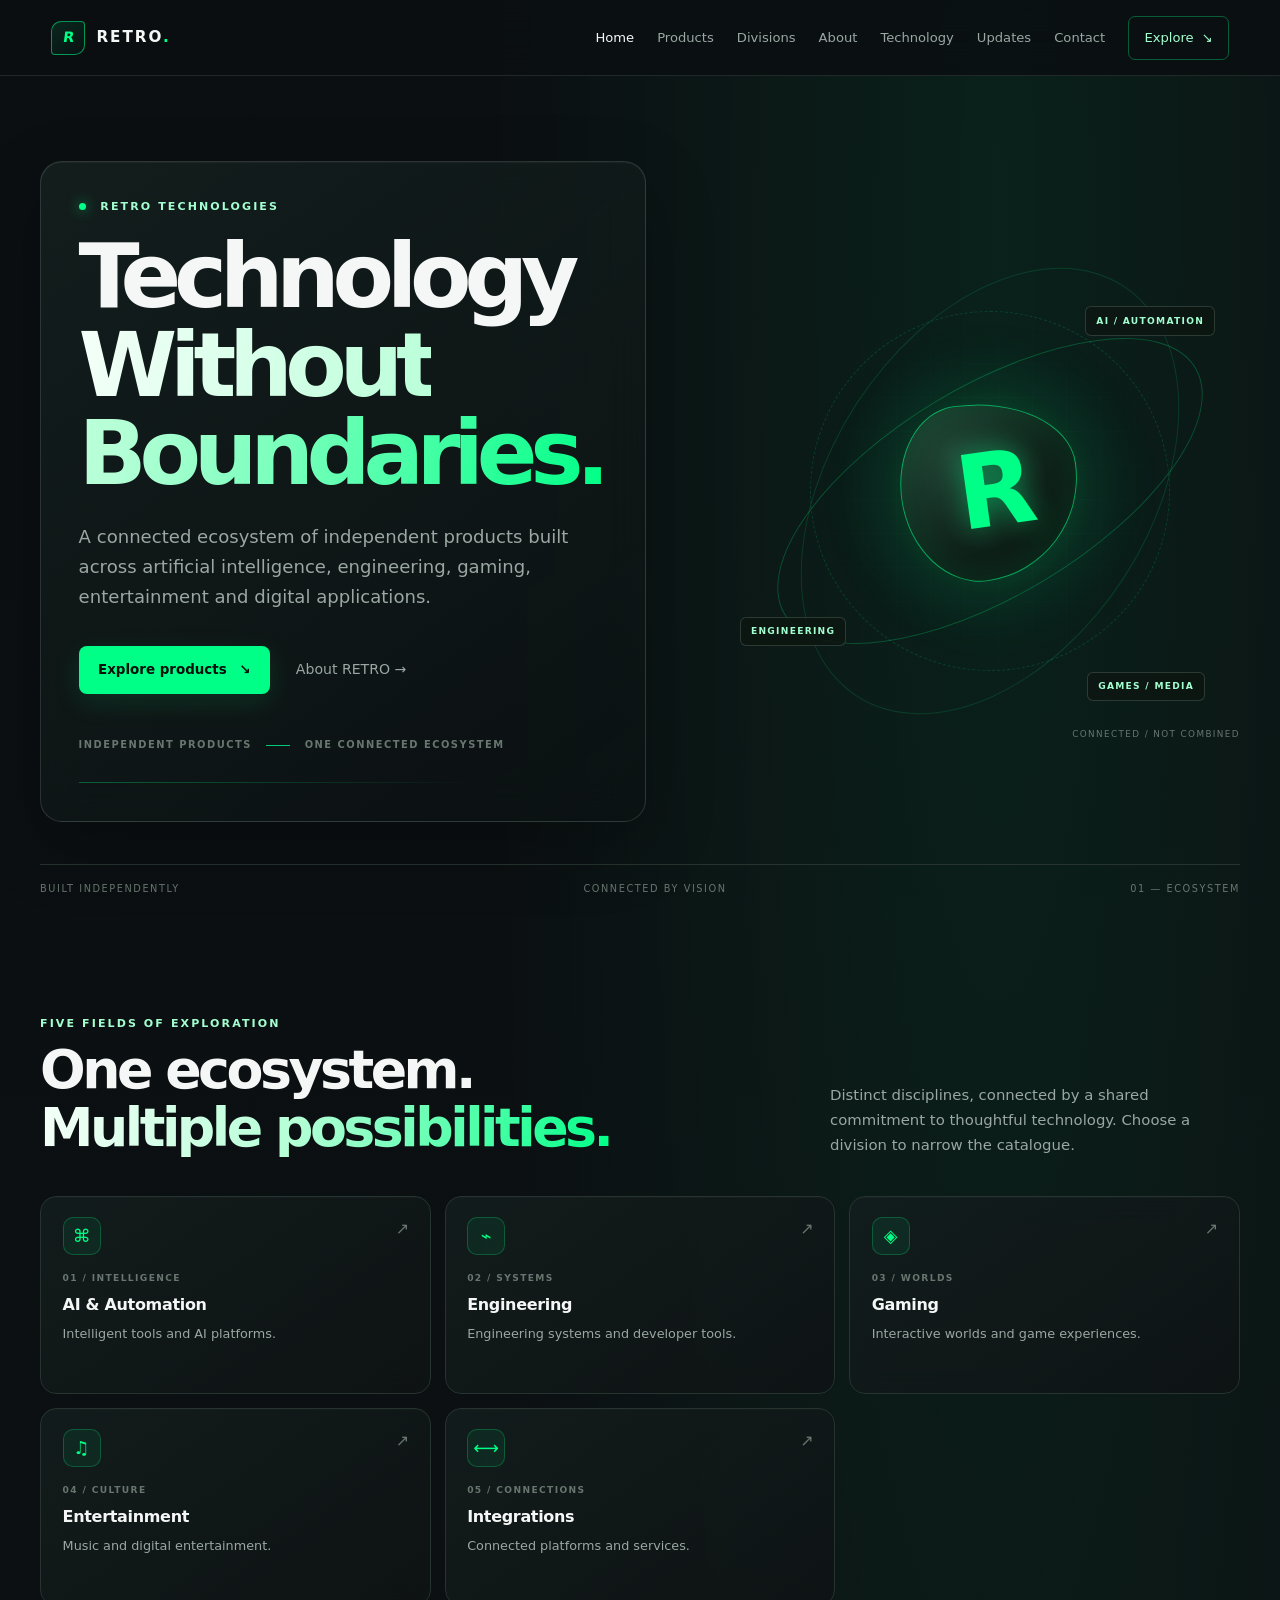
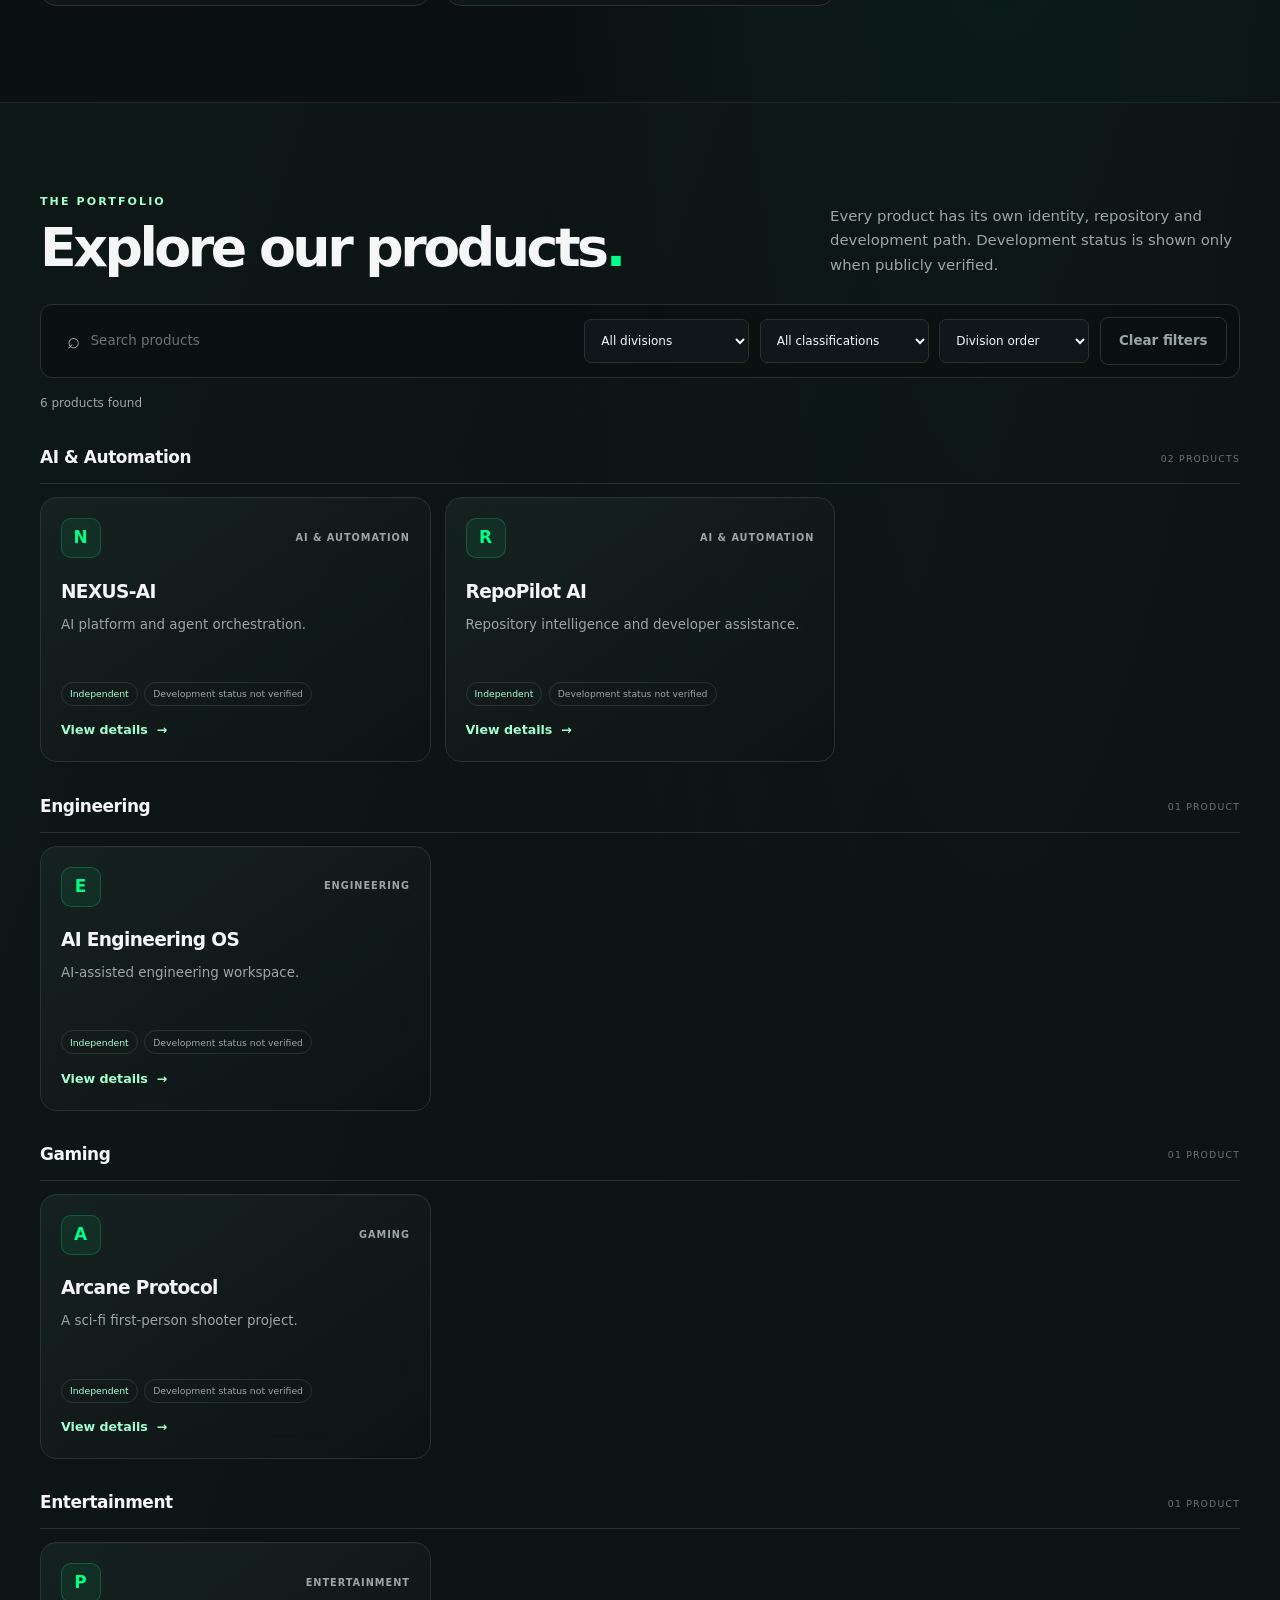
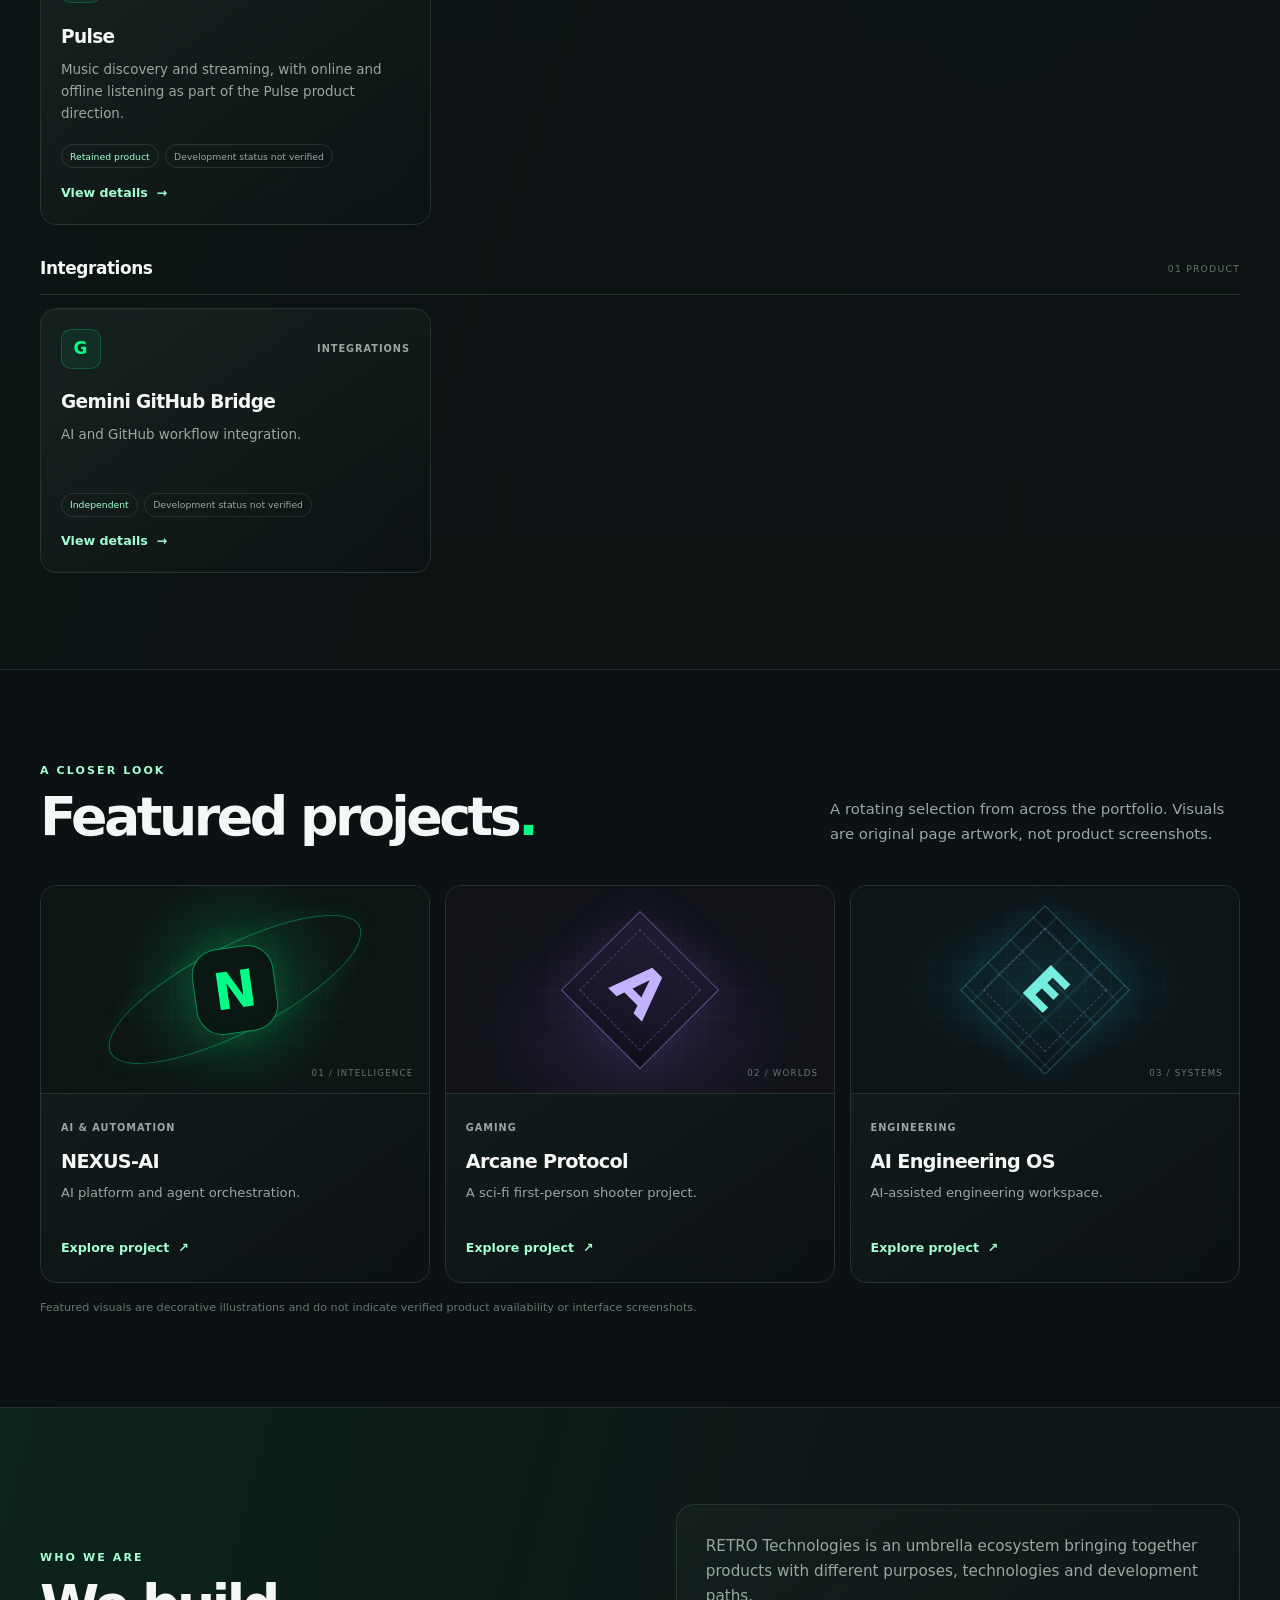
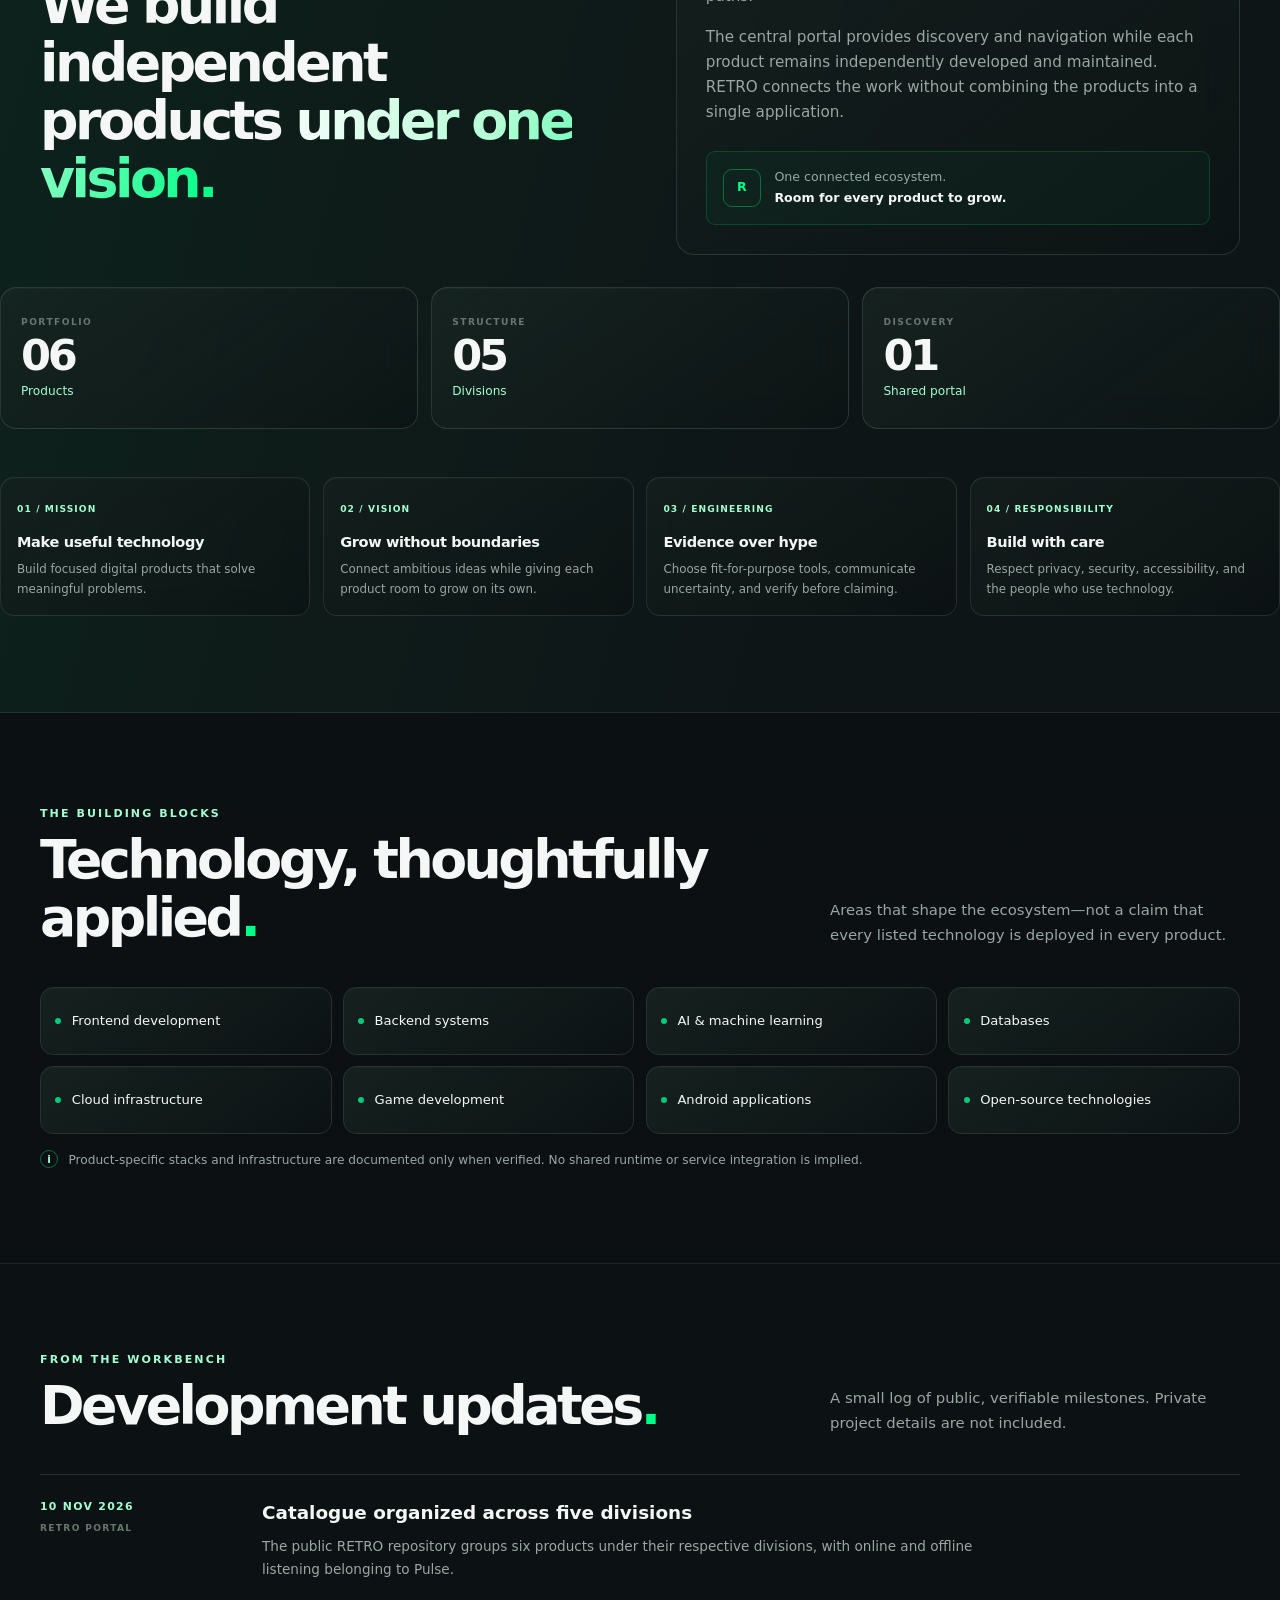
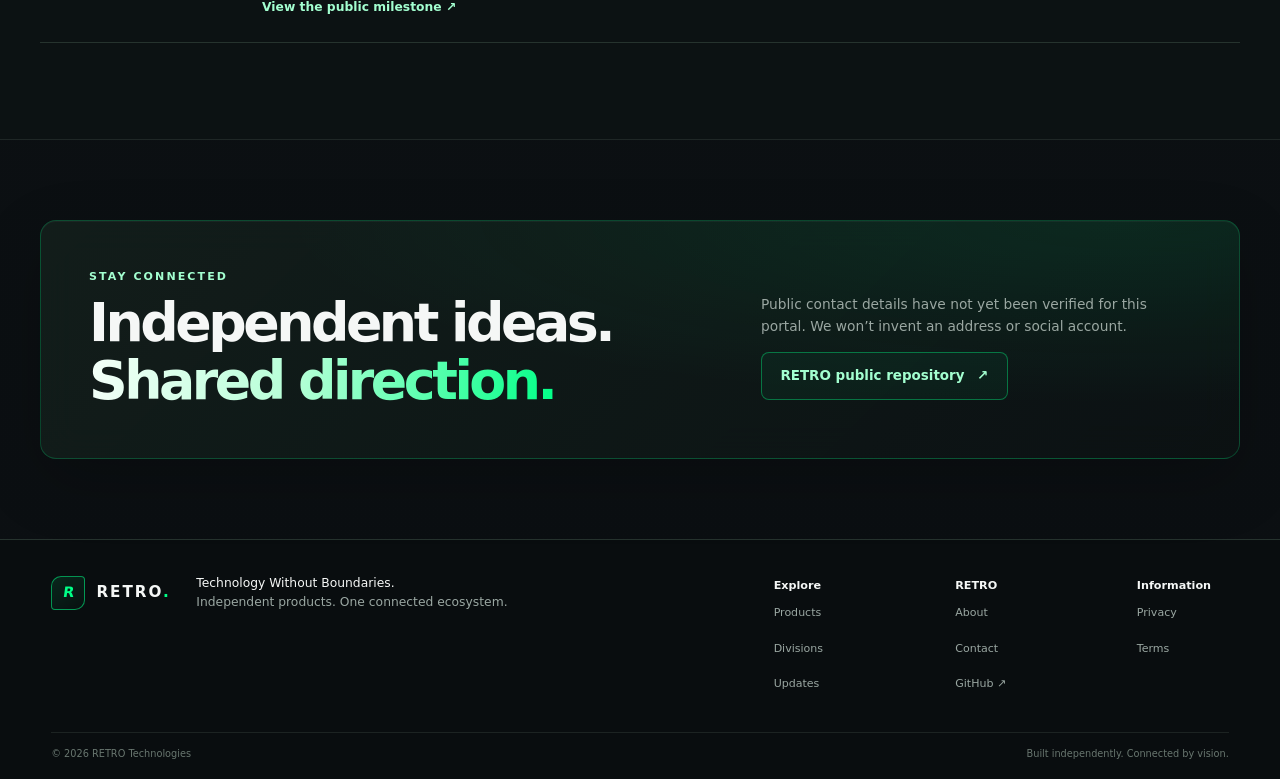
<file: index.html>
<!doctype html>
<html lang="en">
<head>
  <meta charset="utf-8">
  <meta name="viewport" content="width=device-width, initial-scale=1">
  <meta name="theme-color" content="#0b0f12">
  <meta name="description" content="Discover six independent products in the RETRO Technologies ecosystem: AI, engineering, gaming, entertainment and integrations.">
  <meta property="og:type" content="website">
  <meta property="og:title" content="RETRO Technologies — Technology Without Boundaries">
  <meta property="og:description" content="Independent products. One connected ecosystem.">
  <title>RETRO Technologies — Technology Without Boundaries</title>
  <link rel="stylesheet" href="styles.css">
  <script src="script.js" defer></script>
</head>
<body>
  <a class="skip-link" href="#main">Skip to content</a>
  <header class="site-header">
    <a class="brand" href="index.html" aria-label="RETRO Technologies home">
      <span class="brand-mark" aria-hidden="true"><span>R</span></span>
      <span>RETRO<span class="brand-accent">.</span></span>
    </a>
    <button class="menu-toggle" type="button" aria-expanded="false" aria-controls="site-nav">
      <span class="menu-toggle-label">Menu</span><span class="menu-icon" aria-hidden="true"></span>
    </button>
    <nav id="site-nav" class="site-nav" aria-label="Main navigation">
      <a href="index.html" aria-current="page">Home</a>
      <a href="#ecosystem">Products</a>
      <a href="#divisions">Divisions</a>
      <a href="#about">About</a>
      <a href="#technology">Technology</a>
      <a href="#updates">Updates</a>
      <a href="#contact">Contact</a>
      <a class="nav-cta" href="#ecosystem">Explore <span aria-hidden="true">↘</span></a>
    </nav>
  </header>

  <main id="main">
    <section class="hero section-shell" aria-labelledby="hero-title">
      <div class="hero-copy">
        <p class="eyebrow"><span class="status-dot" aria-hidden="true"></span> RETRO TECHNOLOGIES</p>
        <h1 id="hero-title">Technology<br><span class="gradient-text">Without Boundaries.</span></h1>
        <p class="hero-description">A connected ecosystem of independent products built across artificial intelligence, engineering, gaming, entertainment and digital applications.</p>
        <div class="hero-actions">
          <a class="button button-primary" href="#ecosystem">Explore products <span aria-hidden="true">↘</span></a>
          <a class="text-link" href="#about">About RETRO <span aria-hidden="true">→</span></a>
        </div>
        <div class="hero-meta"><span>INDEPENDENT PRODUCTS</span><span class="meta-separator" aria-hidden="true"></span><span>ONE CONNECTED ECOSYSTEM</span></div>
      </div>
      <div class="hero-art" aria-hidden="true">
        <div class="hero-grid"></div>
        <div class="hero-orbit hero-orbit-one"></div>
        <div class="hero-orbit hero-orbit-two"></div>
        <div class="hero-orbit hero-orbit-three"></div>
        <div class="hero-sphere"><span>R</span></div>
        <span class="orbit-label label-ai">AI / AUTOMATION</span>
        <span class="orbit-label label-build">ENGINEERING</span>
        <span class="orbit-label label-play">GAMES / MEDIA</span>
        <span class="hero-coordinate">CONNECTED / NOT COMBINED</span>
      </div>
      <div class="hero-foot"><span>BUILT INDEPENDENTLY</span><span>CONNECTED BY VISION</span><span>01 — ECOSYSTEM</span></div>
    </section>

    <section id="divisions" class="section-shell divisions-section" aria-labelledby="divisions-title">
      <div class="section-heading">
        <div><p class="eyebrow">FIVE FIELDS OF EXPLORATION</p><h2 id="divisions-title">One ecosystem.<br><span class="gradient-text">Multiple possibilities.</span></h2></div>
        <p class="section-intro">Distinct disciplines, connected by a shared commitment to thoughtful technology. Choose a division to narrow the catalogue.</p>
      </div>
      <div class="division-grid">
        <button class="division-card" type="button" data-filter-division="AI &amp; Automation"><span class="division-icon" aria-hidden="true">⌘</span><span class="division-index">01 / INTELLIGENCE</span><strong>AI &amp; Automation</strong><span>Intelligent tools and AI platforms.</span><span class="division-arrow" aria-hidden="true">↗</span></button>
        <button class="division-card" type="button" data-filter-division="Engineering"><span class="division-icon" aria-hidden="true">⌁</span><span class="division-index">02 / SYSTEMS</span><strong>Engineering</strong><span>Engineering systems and developer tools.</span><span class="division-arrow" aria-hidden="true">↗</span></button>
        <button class="division-card" type="button" data-filter-division="Gaming"><span class="division-icon" aria-hidden="true">◈</span><span class="division-index">03 / WORLDS</span><strong>Gaming</strong><span>Interactive worlds and game experiences.</span><span class="division-arrow" aria-hidden="true">↗</span></button>
        <button class="division-card" type="button" data-filter-division="Entertainment"><span class="division-icon" aria-hidden="true">♫</span><span class="division-index">04 / CULTURE</span><strong>Entertainment</strong><span>Music and digital entertainment.</span><span class="division-arrow" aria-hidden="true">↗</span></button>
        <button class="division-card" type="button" data-filter-division="Integrations"><span class="division-icon" aria-hidden="true">⟷</span><span class="division-index">05 / CONNECTIONS</span><strong>Integrations</strong><span>Connected platforms and services.</span><span class="division-arrow" aria-hidden="true">↗</span></button>
      </div>
    </section>

    <section id="ecosystem" class="catalogue-section" aria-labelledby="catalogue-title">
      <div class="section-shell">
        <div class="section-heading catalogue-heading">
          <div><p class="eyebrow">THE PORTFOLIO</p><h2 id="catalogue-title">Explore our products<span class="brand-accent">.</span></h2></div>
          <p class="section-intro">Every product has its own identity, repository and development path. Development status is shown only when publicly verified.</p>
        </div>
        <form class="catalogue-tools" role="search" aria-label="Filter the product catalogue" onsubmit="return false">
          <label class="search-field"><span class="visually-hidden">Search products</span><span class="search-icon" aria-hidden="true">⌕</span><input id="product-search" type="search" placeholder="Search products" autocomplete="off"></label>
          <label class="select-field"><span class="visually-hidden">Filter by division</span><select id="division-filter"><option value="all">All divisions</option><option>AI &amp; Automation</option><option>Engineering</option><option>Gaming</option><option>Entertainment</option><option>Integrations</option></select></label>
          <label class="select-field"><span class="visually-hidden">Filter by portfolio classification</span><select id="status-filter"><option value="all">All classifications</option><option value="independent">Independent</option><option value="retained">Retained</option><option value="concept">Concept</option></select></label>
          <label class="select-field"><span class="visually-hidden">Sort products</span><select id="sort-order"><option value="division">Division order</option><option value="name">Name A–Z</option></select></label>
          <button id="clear-filters" class="button button-quiet" type="button">Clear filters</button>
        </form>
        <p id="catalogue-count" class="catalogue-count" aria-live="polite">6 products</p>
        <div id="project-catalogue" class="catalogue-groups">
          <section class="catalogue-group" data-group="AI &amp; Automation" aria-labelledby="group-ai"><div class="group-heading"><h3 id="group-ai">AI &amp; Automation</h3><span>02 PRODUCTS</span></div><div class="project-grid">
            <a class="project-card" data-name="NEXUS-AI" data-division="AI &amp; Automation" data-status="independent" href="products/nexus-ai/"><div class="card-top"><span class="project-symbol" aria-hidden="true">N</span><span class="project-category">AI &amp; Automation</span></div><h4>NEXUS-AI</h4><p>AI platform and agent orchestration.</p><div class="card-meta"><span class="identity-status">Independent</span><span class="development-status">Development status not verified</span></div><span class="card-link">View details <span aria-hidden="true">→</span></span></a>
            <a class="project-card" data-name="RepoPilot AI" data-division="AI &amp; Automation" data-status="independent" href="products/repilot-ai/"><div class="card-top"><span class="project-symbol" aria-hidden="true">R</span><span class="project-category">AI &amp; Automation</span></div><h4>RepoPilot AI</h4><p>Repository intelligence and developer assistance.</p><div class="card-meta"><span class="identity-status">Independent</span><span class="development-status">Development status not verified</span></div><span class="card-link">View details <span aria-hidden="true">→</span></span></a>
          </div></section>
          <section class="catalogue-group" data-group="Engineering" aria-labelledby="group-engineering"><div class="group-heading"><h3 id="group-engineering">Engineering</h3><span>01 PRODUCT</span></div><div class="project-grid">
            <a class="project-card" data-name="AI Engineering OS" data-division="Engineering" data-status="independent" href="products/ai-engineering-os/"><div class="card-top"><span class="project-symbol" aria-hidden="true">E</span><span class="project-category">Engineering</span></div><h4>AI Engineering OS</h4><p>AI-assisted engineering workspace.</p><div class="card-meta"><span class="identity-status">Independent</span><span class="development-status">Development status not verified</span></div><span class="card-link">View details <span aria-hidden="true">→</span></span></a>
          </div></section>
          <section class="catalogue-group" data-group="Gaming" aria-labelledby="group-gaming"><div class="group-heading"><h3 id="group-gaming">Gaming</h3><span>01 PRODUCT</span></div><div class="project-grid">
            <a class="project-card" data-name="Arcane Protocol" data-division="Gaming" data-status="independent" href="products/arcane-protocol/"><div class="card-top"><span class="project-symbol" aria-hidden="true">A</span><span class="project-category">Gaming</span></div><h4>Arcane Protocol</h4><p>A sci-fi first-person shooter project.</p><div class="card-meta"><span class="identity-status">Independent</span><span class="development-status">Development status not verified</span></div><span class="card-link">View details <span aria-hidden="true">→</span></span></a>
          </div></section>
          <section class="catalogue-group" data-group="Entertainment" aria-labelledby="group-entertainment"><div class="group-heading"><h3 id="group-entertainment">Entertainment</h3><span>01 PRODUCT</span></div><div class="project-grid">
            <a class="project-card" data-name="Pulse" data-division="Entertainment" data-status="retained" href="products/pulse/"><div class="card-top"><span class="project-symbol" aria-hidden="true">P</span><span class="project-category">Entertainment</span></div><h4>Pulse</h4><p>Music discovery and streaming, with online and offline listening as part of the Pulse product direction.</p><div class="card-meta"><span class="identity-status">Retained product</span><span class="development-status">Development status not verified</span></div><span class="card-link">View details <span aria-hidden="true">→</span></span></a>
          </div></section>
          <section class="catalogue-group" data-group="Integrations" aria-labelledby="group-integrations"><div class="group-heading"><h3 id="group-integrations">Integrations</h3><span>01 PRODUCT</span></div><div class="project-grid">
            <a class="project-card" data-name="Gemini GitHub Bridge" data-division="Integrations" data-status="independent" href="products/gemini-github-bridge/"><div class="card-top"><span class="project-symbol" aria-hidden="true">G</span><span class="project-category">Integrations</span></div><h4>Gemini GitHub Bridge</h4><p>AI and GitHub workflow integration.</p><div class="card-meta"><span class="identity-status">Independent</span><span class="development-status">Development status not verified</span></div><span class="card-link">View details <span aria-hidden="true">→</span></span></a>
          </div></section>
                  </div>
        <p id="catalogue-empty" class="empty-state" hidden>No products match those filters. Try a broader search or clear the filters.</p>
        <noscript><p class="notice">JavaScript is off. All six product entries remain available above; catalogue search and filters need JavaScript.</p></noscript>
      </div>
    </section>

    <section class="section-shell featured-section" aria-labelledby="featured-title">
      <div class="section-heading"><div><p class="eyebrow">A CLOSER LOOK</p><h2 id="featured-title">Featured projects<span class="brand-accent">.</span></h2></div><p class="section-intro">A rotating selection from across the portfolio. Visuals are original page artwork, not product screenshots.</p></div>
      <div class="featured-grid">
        <a class="featured-card featured-nexus" href="products/nexus-ai/"><div class="featured-art art-nexus" aria-hidden="true"><span class="art-orbit"></span><span class="art-core">N</span><span class="art-coordinate">01 / INTELLIGENCE</span></div><div class="featured-copy"><span class="project-category">AI &amp; AUTOMATION</span><h3>NEXUS-AI</h3><p>AI platform and agent orchestration.</p><span class="card-link">Explore project <span aria-hidden="true">↗</span></span></div></a>
        <a class="featured-card featured-arcane" href="products/arcane-protocol/"><div class="featured-art art-arcane" aria-hidden="true"><span class="art-glyph">A</span><span class="art-coordinate">02 / WORLDS</span></div><div class="featured-copy"><span class="project-category">GAMING</span><h3>Arcane Protocol</h3><p>A sci-fi first-person shooter project.</p><span class="card-link">Explore project <span aria-hidden="true">↗</span></span></div></a>
        <a class="featured-card featured-engineering" href="products/ai-engineering-os/"><div class="featured-art art-engineering" aria-hidden="true"><span class="art-grid-lines"></span><span class="art-glyph">E</span><span class="art-coordinate">03 / SYSTEMS</span></div><div class="featured-copy"><span class="project-category">ENGINEERING</span><h3>AI Engineering OS</h3><p>AI-assisted engineering workspace.</p><span class="card-link">Explore project <span aria-hidden="true">↗</span></span></div></a>
      </div>
      <p class="fine-print">Featured visuals are decorative illustrations and do not indicate verified product availability or interface screenshots.</p>
    </section>

    <section id="about" class="about-section" aria-labelledby="about-title">
      <div class="section-shell about-grid">
        <div><p class="eyebrow">WHO WE ARE</p><h2 id="about-title">We build independent products <span class="gradient-text">under one vision.</span></h2></div>
        <div class="about-copy"><p>RETRO Technologies is an umbrella ecosystem bringing together products with different purposes, technologies and development paths.</p><p>The central portal provides discovery and navigation while each product remains independently developed and maintained. RETRO connects the work without combining the products into a single application.</p><div class="about-statement"><span class="statement-mark" aria-hidden="true">R</span><span>One connected ecosystem.<br><strong>Room for every product to grow.</strong></span></div></div>
      </div>
      <div class="portfolio-metrics" aria-label="Verified RETRO portfolio snapshot">
        <article class="metric-card"><span class="metric-label">PORTFOLIO</span><strong>06</strong><span>Products</span></article>
        <article class="metric-card"><span class="metric-label">STRUCTURE</span><strong>05</strong><span>Divisions</span></article>
        <article class="metric-card"><span class="metric-label">DISCOVERY</span><strong>01</strong><span>Shared portal</span></article>
      </div>
      <div class="about-pillars" aria-label="RETRO principles">
        <article><span>01 / MISSION</span><h3>Make useful technology</h3><p>Build focused digital products that solve meaningful problems.</p></article>
        <article><span>02 / VISION</span><h3>Grow without boundaries</h3><p>Connect ambitious ideas while giving each product room to grow on its own.</p></article>
        <article><span>03 / ENGINEERING</span><h3>Evidence over hype</h3><p>Choose fit-for-purpose tools, communicate uncertainty, and verify before claiming.</p></article>
        <article><span>04 / RESPONSIBILITY</span><h3>Build with care</h3><p>Respect privacy, security, accessibility, and the people who use technology.</p></article>
      </div>
    </section>

    <section id="technology" class="section-shell technology-section" aria-labelledby="technology-title">
      <div class="section-heading"><div><p class="eyebrow">THE BUILDING BLOCKS</p><h2 id="technology-title">Technology, thoughtfully applied<span class="brand-accent">.</span></h2></div><p class="section-intro">Areas that shape the ecosystem—not a claim that every listed technology is deployed in every product.</p></div>
      <div class="technology-list"><span>Frontend development</span><span>Backend systems</span><span>AI &amp; machine learning</span><span>Databases</span><span>Cloud infrastructure</span><span>Game development</span><span>Android applications</span><span>Open-source technologies</span></div>
      <p class="technology-note"><span class="note-mark" aria-hidden="true">i</span> Product-specific stacks and infrastructure are documented only when verified. No shared runtime or service integration is implied.</p>
    </section>

    <section id="updates" class="updates-section" aria-labelledby="updates-title">
      <div class="section-shell">
        <div class="section-heading"><div><p class="eyebrow">FROM THE WORKBENCH</p><h2 id="updates-title">Development updates<span class="brand-accent">.</span></h2></div><p class="section-intro">A small log of public, verifiable milestones. Private project details are not included.</p></div>
        <article class="timeline-entry"><div class="timeline-date"><time datetime="2026-11-10">10 NOV 2026</time><span>RETRO PORTAL</span></div><div class="timeline-content"><h3>Catalogue organized across five divisions</h3><p>The public RETRO repository groups six products under their respective divisions, with online and offline listening belonging to Pulse.</p><a href="https://github.com/axdakkuu08-create/retro-technologies/commit/4b928de722162d2b23f9f7dcdab8f4846549398b" target="_blank" rel="noopener noreferrer">View the public milestone <span aria-hidden="true">↗</span></a></div></article>
      </div>
    </section>

    <section id="contact" class="contact-section" aria-labelledby="contact-title">
      <div class="section-shell contact-panel"><div><p class="eyebrow">STAY CONNECTED</p><h2 id="contact-title">Independent ideas.<br><span class="gradient-text">Shared direction.</span></h2></div><div class="contact-copy"><p>Public contact details have not yet been verified for this portal. We won’t invent an address or social account.</p><a class="button button-secondary" href="https://github.com/axdakkuu08-create/retro-technologies" target="_blank" rel="noopener noreferrer">RETRO public repository <span aria-hidden="true">↗</span></a></div></div>
    </section>
  </main>

  <footer class="site-footer">
    <div class="footer-main"><a class="brand" href="index.html" aria-label="RETRO Technologies home"><span class="brand-mark" aria-hidden="true"><span>R</span></span><span>RETRO<span class="brand-accent">.</span></span></a><p>Technology Without Boundaries.<br><span>Independent products. One connected ecosystem.</span></p></div>
    <div class="footer-links"><div><strong>Explore</strong><a href="#ecosystem">Products</a><a href="#divisions">Divisions</a><a href="#updates">Updates</a></div><div><strong>RETRO</strong><a href="#about">About</a><a href="#contact">Contact</a><a href="https://github.com/axdakkuu08-create/retro-technologies" target="_blank" rel="noopener noreferrer">GitHub <span aria-hidden="true">↗</span></a></div><div><strong>Information</strong><a href="privacy.html">Privacy</a><a href="terms.html">Terms</a></div></div>
    <div class="footer-bottom"><span>© <span id="current-year">2026</span> RETRO Technologies</span><span>Built independently. Connected by vision.</span></div>
  </footer>
</body>
</html>
</file>
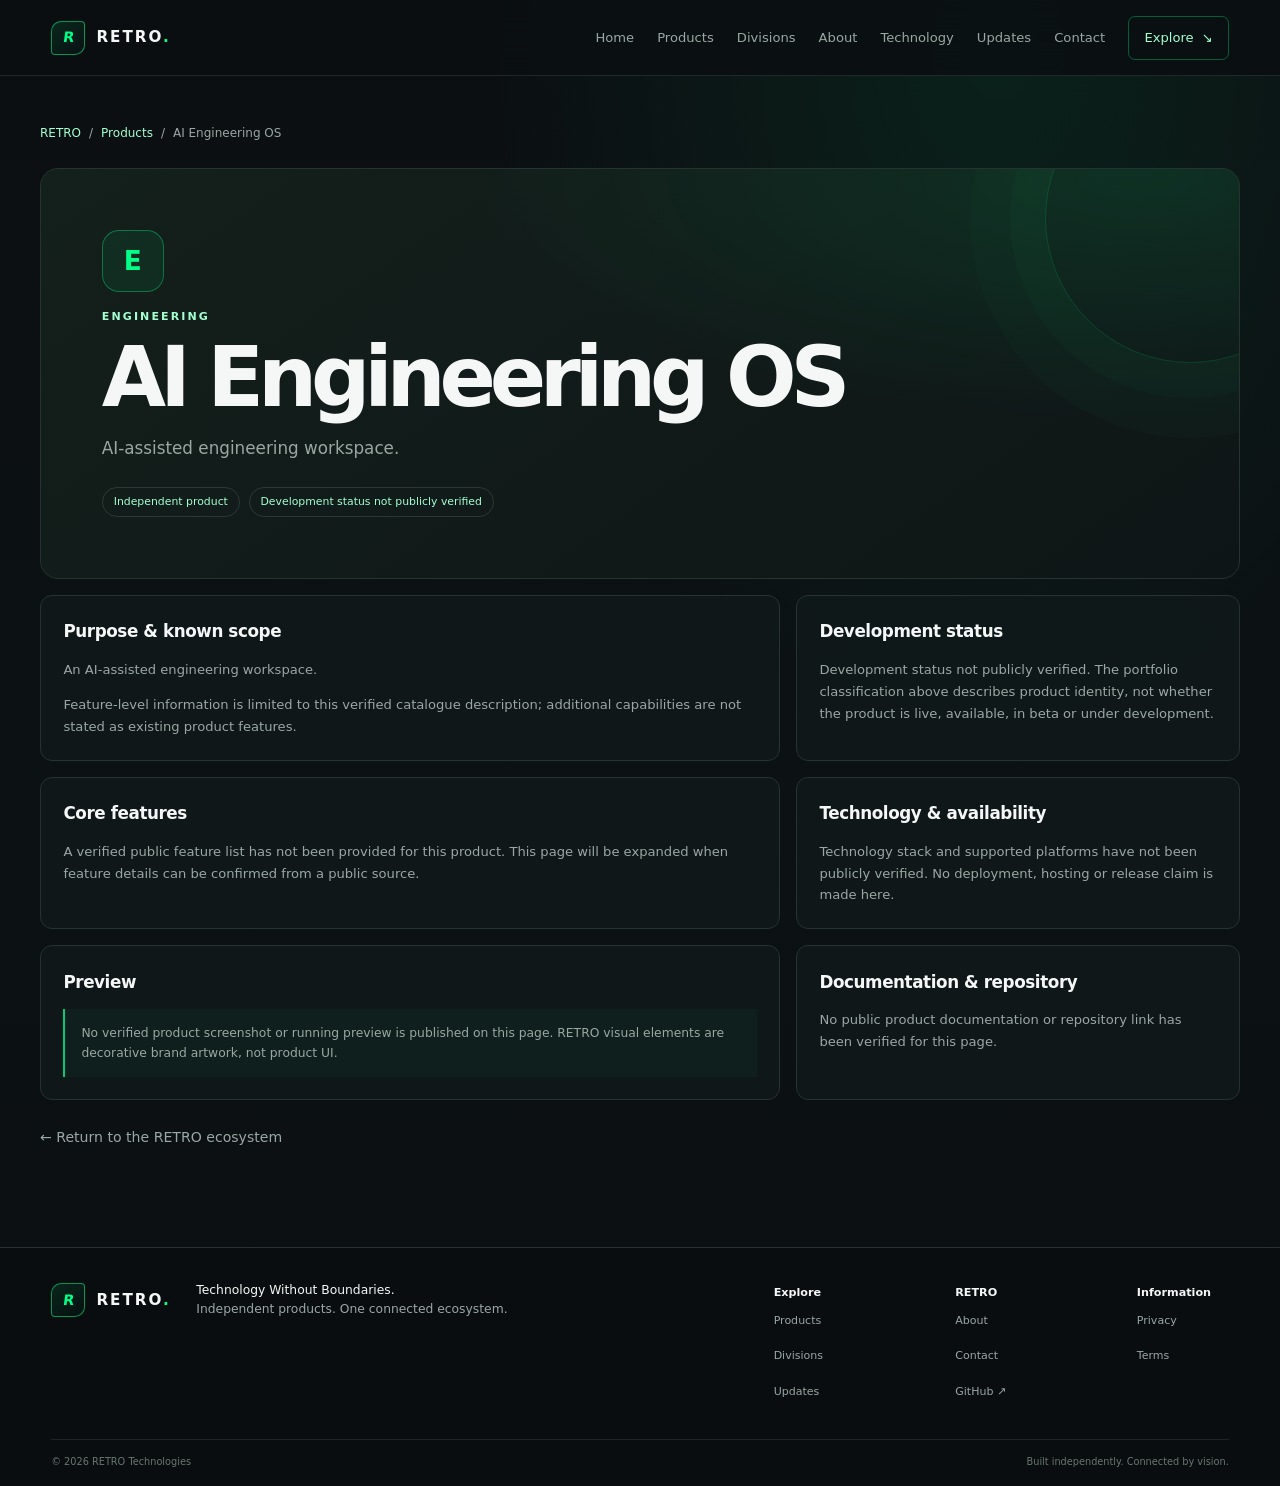
<file: products/ai-engineering-os/index.html>
<!doctype html>
<html lang="en">
<head>
  <meta charset="utf-8">
  <meta name="viewport" content="width=device-width, initial-scale=1">
  <meta name="theme-color" content="#0b0f12">
  <meta name="description" content="AI Engineering OS: AI-assisted engineering workspace. Learn about its place in the RETRO Technologies ecosystem.">
  <meta property="og:type" content="website">
  <meta property="og:title" content="AI Engineering OS — RETRO Technologies">
  <meta property="og:description" content="AI-assisted engineering workspace.">
  <title>AI Engineering OS — RETRO Technologies</title>
  <link rel="stylesheet" href="../../styles.css">
  <script src="../../script.js" defer></script>
</head>
<body>
  <a class="skip-link" href="#main">Skip to content</a>
  <header class="site-header">
    <a class="brand" href="../../index.html" aria-label="RETRO Technologies home"><span class="brand-mark" aria-hidden="true"><span>R</span></span><span>RETRO<span class="brand-accent">.</span></span></a>
    <button class="menu-toggle" type="button" aria-expanded="false" aria-controls="site-nav"><span class="menu-toggle-label">Menu</span><span class="menu-icon" aria-hidden="true"></span></button>
    <nav id="site-nav" class="site-nav" aria-label="Main navigation">
      <a href="../../index.html">Home</a><a href="../../index.html#ecosystem">Products</a><a href="../../index.html#divisions">Divisions</a><a href="../../index.html#about">About</a><a href="../../index.html#technology">Technology</a><a href="../../index.html#updates">Updates</a><a href="../../index.html#contact">Contact</a><a class="nav-cta" href="../../index.html#ecosystem">Explore <span aria-hidden="true">↘</span></a>
    </nav>
  </header>
  <main id="main" class="section-shell detail-main">
    <nav class="breadcrumb" aria-label="Breadcrumb"><a href="../../index.html">RETRO</a><span aria-hidden="true">/</span><a href="../../index.html#ecosystem">Products</a><span aria-hidden="true">/</span><span aria-current="page">AI Engineering OS</span></nav>
    <article>
      <header class="product-hero">
        <span class="product-mark" aria-hidden="true">E</span>
        <p class="eyebrow">ENGINEERING</p>
        <h1>AI Engineering OS</h1>
        <p class="product-intro">AI-assisted engineering workspace.</p>
        <div class="product-tags"><span class="product-tag">Independent product</span><span class="product-tag">Development status not publicly verified</span></div>
      </header>
      <div class="detail-grid">
        <section class="detail-panel"><h2>Purpose &amp; known scope</h2><p>An AI-assisted engineering workspace.</p><p>Feature-level information is limited to this verified catalogue description; additional capabilities are not stated as existing product features.</p></section>
        <section class="detail-panel"><h2>Development status</h2><p>Development status not publicly verified. The portfolio classification above describes product identity, not whether the product is live, available, in beta or under development.</p></section>
        <section class="detail-panel"><h2>Core features</h2><p>A verified public feature list has not been provided for this product. This page will be expanded when feature details can be confirmed from a public source.</p></section>
        <section class="detail-panel"><h2>Technology &amp; availability</h2><p>Technology stack and supported platforms have not been publicly verified. No deployment, hosting or release claim is made here.</p></section>
        <section class="detail-panel"><h2>Preview</h2><div class="evidence-note">No verified product screenshot or running preview is published on this page. RETRO visual elements are decorative brand artwork, not product UI.</div></section>
        <section class="detail-panel"><h2>Documentation &amp; repository</h2><p>No public product documentation or repository link has been verified for this page.</p></section>
      </div>
    </article>
    <p style="margin:1.5rem 0 0"><a class="text-link" href="../../index.html#ecosystem">← Return to the RETRO ecosystem</a></p>
  </main>
  <footer class="site-footer">
    <div class="footer-main"><a class="brand" href="../../index.html" aria-label="RETRO Technologies home"><span class="brand-mark" aria-hidden="true"><span>R</span></span><span>RETRO<span class="brand-accent">.</span></span></a><p>Technology Without Boundaries.<br><span>Independent products. One connected ecosystem.</span></p></div>
    <div class="footer-links"><div><strong>Explore</strong><a href="../../index.html#ecosystem">Products</a><a href="../../index.html#divisions">Divisions</a><a href="../../index.html#updates">Updates</a></div><div><strong>RETRO</strong><a href="../../index.html#about">About</a><a href="../../index.html#contact">Contact</a><a href="https://github.com/axdakkuu08-create/retro-technologies" target="_blank" rel="noopener noreferrer">GitHub <span aria-hidden="true">↗</span></a></div><div><strong>Information</strong><a href="../../privacy.html">Privacy</a><a href="../../terms.html">Terms</a></div></div>
    <div class="footer-bottom"><span>© 2026 RETRO Technologies</span><span>Built independently. Connected by vision.</span></div>
  </footer>
</body>
</html>
</file>
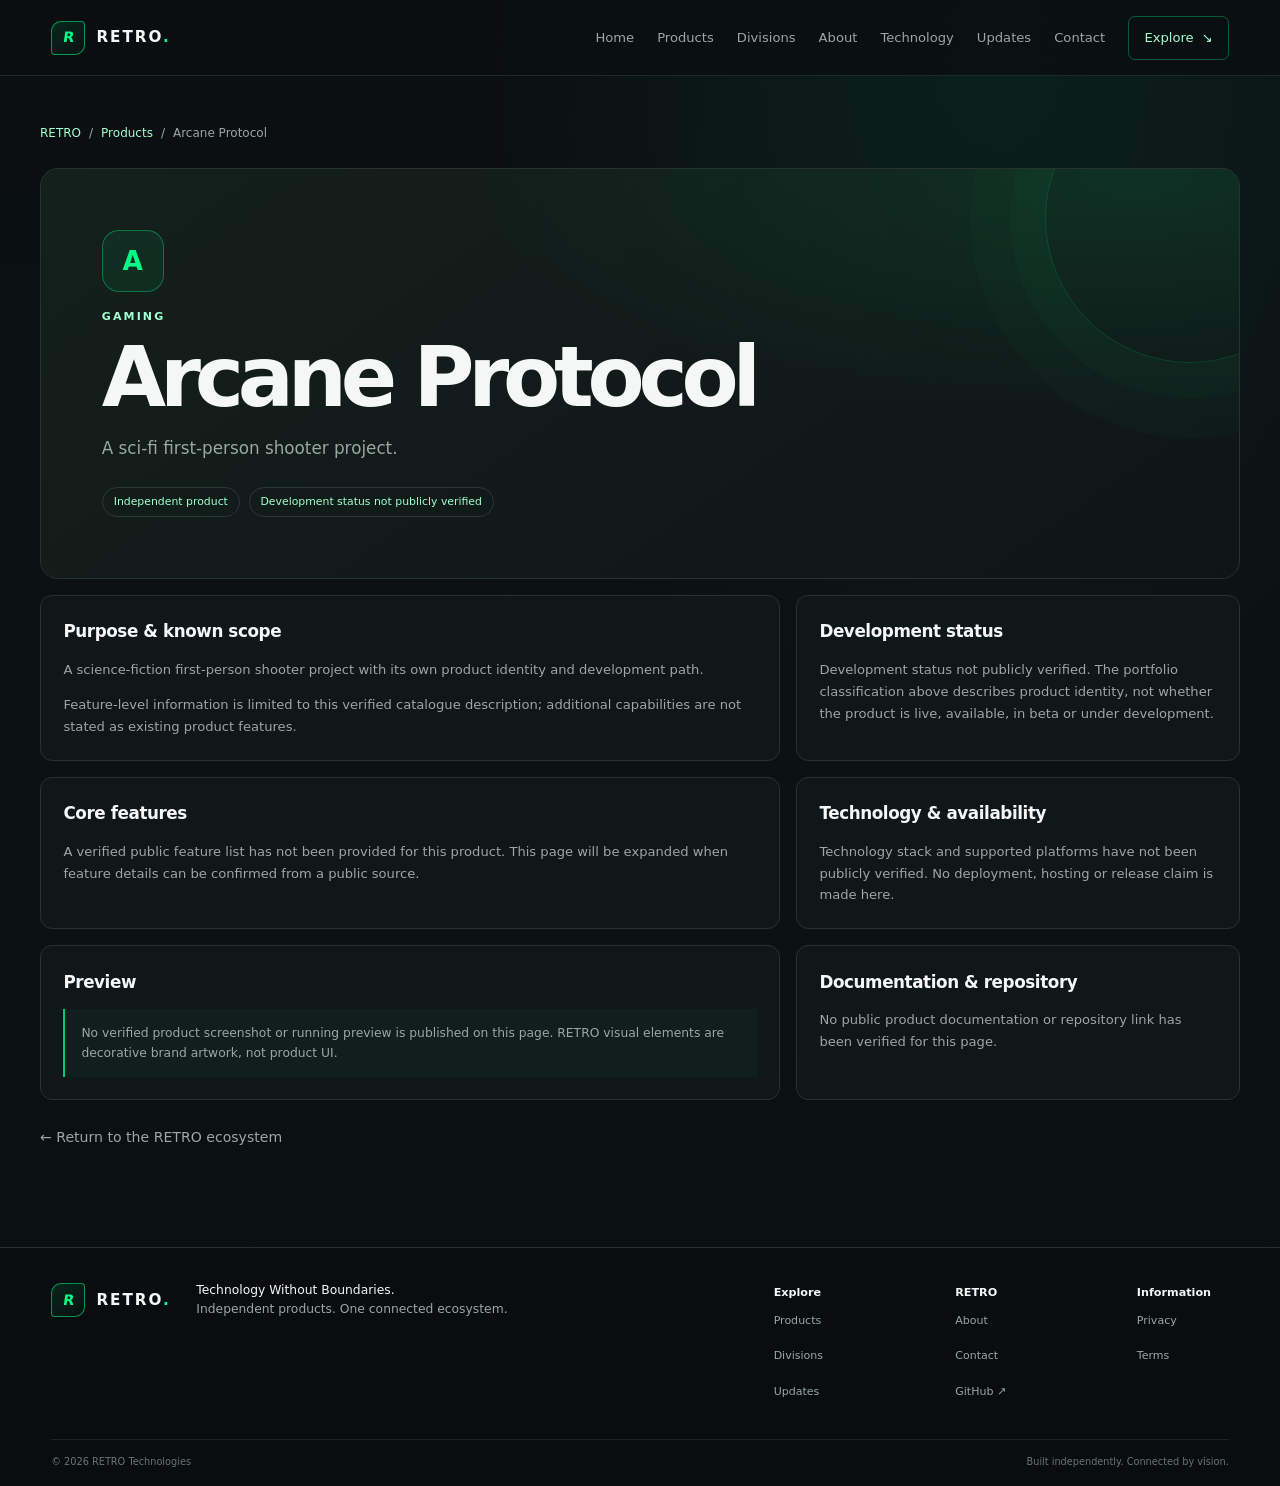
<file: products/arcane-protocol/index.html>
<!doctype html>
<html lang="en">
<head>
  <meta charset="utf-8">
  <meta name="viewport" content="width=device-width, initial-scale=1">
  <meta name="theme-color" content="#0b0f12">
  <meta name="description" content="Arcane Protocol: A sci-fi first-person shooter project. Learn about its place in the RETRO Technologies ecosystem.">
  <meta property="og:type" content="website">
  <meta property="og:title" content="Arcane Protocol — RETRO Technologies">
  <meta property="og:description" content="A sci-fi first-person shooter project.">
  <title>Arcane Protocol — RETRO Technologies</title>
  <link rel="stylesheet" href="../../styles.css">
  <script src="../../script.js" defer></script>
</head>
<body>
  <a class="skip-link" href="#main">Skip to content</a>
  <header class="site-header">
    <a class="brand" href="../../index.html" aria-label="RETRO Technologies home"><span class="brand-mark" aria-hidden="true"><span>R</span></span><span>RETRO<span class="brand-accent">.</span></span></a>
    <button class="menu-toggle" type="button" aria-expanded="false" aria-controls="site-nav"><span class="menu-toggle-label">Menu</span><span class="menu-icon" aria-hidden="true"></span></button>
    <nav id="site-nav" class="site-nav" aria-label="Main navigation">
      <a href="../../index.html">Home</a><a href="../../index.html#ecosystem">Products</a><a href="../../index.html#divisions">Divisions</a><a href="../../index.html#about">About</a><a href="../../index.html#technology">Technology</a><a href="../../index.html#updates">Updates</a><a href="../../index.html#contact">Contact</a><a class="nav-cta" href="../../index.html#ecosystem">Explore <span aria-hidden="true">↘</span></a>
    </nav>
  </header>
  <main id="main" class="section-shell detail-main">
    <nav class="breadcrumb" aria-label="Breadcrumb"><a href="../../index.html">RETRO</a><span aria-hidden="true">/</span><a href="../../index.html#ecosystem">Products</a><span aria-hidden="true">/</span><span aria-current="page">Arcane Protocol</span></nav>
    <article>
      <header class="product-hero">
        <span class="product-mark" aria-hidden="true">A</span>
        <p class="eyebrow">GAMING</p>
        <h1>Arcane Protocol</h1>
        <p class="product-intro">A sci-fi first-person shooter project.</p>
        <div class="product-tags"><span class="product-tag">Independent product</span><span class="product-tag">Development status not publicly verified</span></div>
      </header>
      <div class="detail-grid">
        <section class="detail-panel"><h2>Purpose &amp; known scope</h2><p>A science-fiction first-person shooter project with its own product identity and development path.</p><p>Feature-level information is limited to this verified catalogue description; additional capabilities are not stated as existing product features.</p></section>
        <section class="detail-panel"><h2>Development status</h2><p>Development status not publicly verified. The portfolio classification above describes product identity, not whether the product is live, available, in beta or under development.</p></section>
        <section class="detail-panel"><h2>Core features</h2><p>A verified public feature list has not been provided for this product. This page will be expanded when feature details can be confirmed from a public source.</p></section>
        <section class="detail-panel"><h2>Technology &amp; availability</h2><p>Technology stack and supported platforms have not been publicly verified. No deployment, hosting or release claim is made here.</p></section>
        <section class="detail-panel"><h2>Preview</h2><div class="evidence-note">No verified product screenshot or running preview is published on this page. RETRO visual elements are decorative brand artwork, not product UI.</div></section>
        <section class="detail-panel"><h2>Documentation &amp; repository</h2><p>No public product documentation or repository link has been verified for this page.</p></section>
      </div>
    </article>
    <p style="margin:1.5rem 0 0"><a class="text-link" href="../../index.html#ecosystem">← Return to the RETRO ecosystem</a></p>
  </main>
  <footer class="site-footer">
    <div class="footer-main"><a class="brand" href="../../index.html" aria-label="RETRO Technologies home"><span class="brand-mark" aria-hidden="true"><span>R</span></span><span>RETRO<span class="brand-accent">.</span></span></a><p>Technology Without Boundaries.<br><span>Independent products. One connected ecosystem.</span></p></div>
    <div class="footer-links"><div><strong>Explore</strong><a href="../../index.html#ecosystem">Products</a><a href="../../index.html#divisions">Divisions</a><a href="../../index.html#updates">Updates</a></div><div><strong>RETRO</strong><a href="../../index.html#about">About</a><a href="../../index.html#contact">Contact</a><a href="https://github.com/axdakkuu08-create/retro-technologies" target="_blank" rel="noopener noreferrer">GitHub <span aria-hidden="true">↗</span></a></div><div><strong>Information</strong><a href="../../privacy.html">Privacy</a><a href="../../terms.html">Terms</a></div></div>
    <div class="footer-bottom"><span>© 2026 RETRO Technologies</span><span>Built independently. Connected by vision.</span></div>
  </footer>
</body>
</html>
</file>
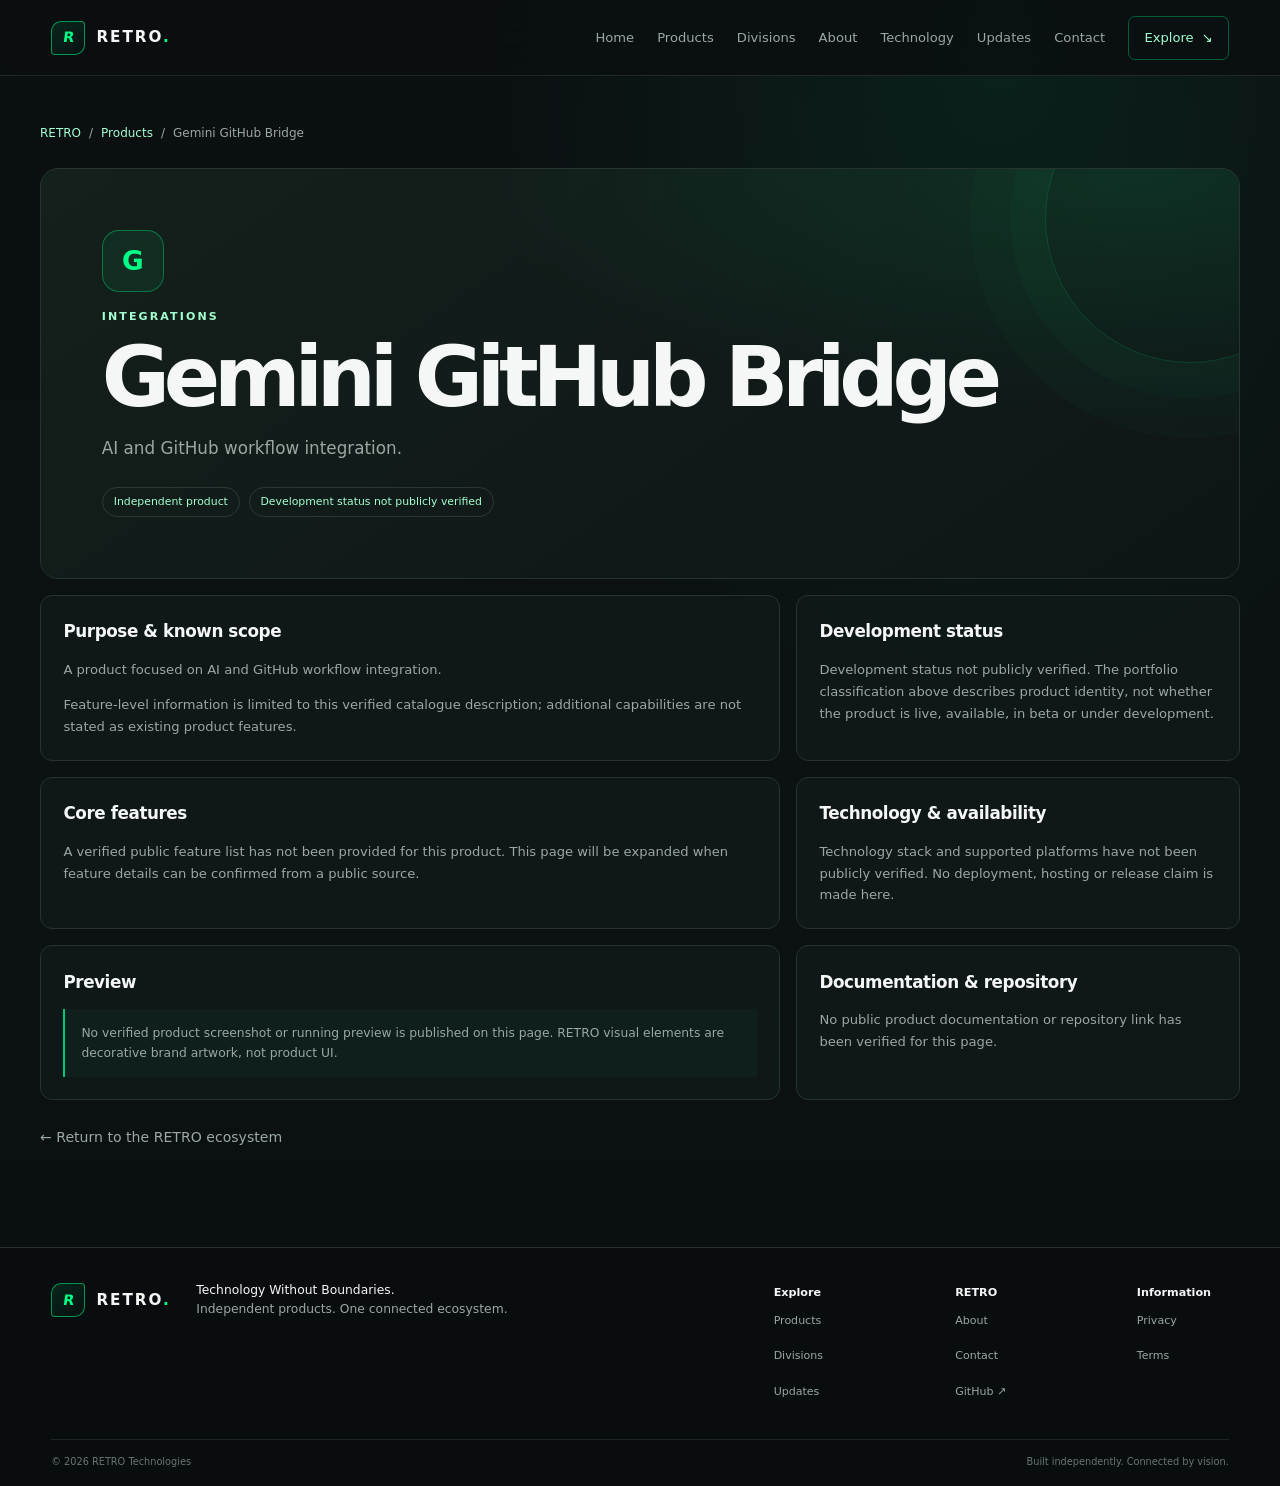
<file: products/gemini-github-bridge/index.html>
<!doctype html>
<html lang="en">
<head>
  <meta charset="utf-8">
  <meta name="viewport" content="width=device-width, initial-scale=1">
  <meta name="theme-color" content="#0b0f12">
  <meta name="description" content="Gemini GitHub Bridge: AI and GitHub workflow integration. Learn about its place in the RETRO Technologies ecosystem.">
  <meta property="og:type" content="website">
  <meta property="og:title" content="Gemini GitHub Bridge — RETRO Technologies">
  <meta property="og:description" content="AI and GitHub workflow integration.">
  <title>Gemini GitHub Bridge — RETRO Technologies</title>
  <link rel="stylesheet" href="../../styles.css">
  <script src="../../script.js" defer></script>
</head>
<body>
  <a class="skip-link" href="#main">Skip to content</a>
  <header class="site-header">
    <a class="brand" href="../../index.html" aria-label="RETRO Technologies home"><span class="brand-mark" aria-hidden="true"><span>R</span></span><span>RETRO<span class="brand-accent">.</span></span></a>
    <button class="menu-toggle" type="button" aria-expanded="false" aria-controls="site-nav"><span class="menu-toggle-label">Menu</span><span class="menu-icon" aria-hidden="true"></span></button>
    <nav id="site-nav" class="site-nav" aria-label="Main navigation">
      <a href="../../index.html">Home</a><a href="../../index.html#ecosystem">Products</a><a href="../../index.html#divisions">Divisions</a><a href="../../index.html#about">About</a><a href="../../index.html#technology">Technology</a><a href="../../index.html#updates">Updates</a><a href="../../index.html#contact">Contact</a><a class="nav-cta" href="../../index.html#ecosystem">Explore <span aria-hidden="true">↘</span></a>
    </nav>
  </header>
  <main id="main" class="section-shell detail-main">
    <nav class="breadcrumb" aria-label="Breadcrumb"><a href="../../index.html">RETRO</a><span aria-hidden="true">/</span><a href="../../index.html#ecosystem">Products</a><span aria-hidden="true">/</span><span aria-current="page">Gemini GitHub Bridge</span></nav>
    <article>
      <header class="product-hero">
        <span class="product-mark" aria-hidden="true">G</span>
        <p class="eyebrow">INTEGRATIONS</p>
        <h1>Gemini GitHub Bridge</h1>
        <p class="product-intro">AI and GitHub workflow integration.</p>
        <div class="product-tags"><span class="product-tag">Independent product</span><span class="product-tag">Development status not publicly verified</span></div>
      </header>
      <div class="detail-grid">
        <section class="detail-panel"><h2>Purpose &amp; known scope</h2><p>A product focused on AI and GitHub workflow integration.</p><p>Feature-level information is limited to this verified catalogue description; additional capabilities are not stated as existing product features.</p></section>
        <section class="detail-panel"><h2>Development status</h2><p>Development status not publicly verified. The portfolio classification above describes product identity, not whether the product is live, available, in beta or under development.</p></section>
        <section class="detail-panel"><h2>Core features</h2><p>A verified public feature list has not been provided for this product. This page will be expanded when feature details can be confirmed from a public source.</p></section>
        <section class="detail-panel"><h2>Technology &amp; availability</h2><p>Technology stack and supported platforms have not been publicly verified. No deployment, hosting or release claim is made here.</p></section>
        <section class="detail-panel"><h2>Preview</h2><div class="evidence-note">No verified product screenshot or running preview is published on this page. RETRO visual elements are decorative brand artwork, not product UI.</div></section>
        <section class="detail-panel"><h2>Documentation &amp; repository</h2><p>No public product documentation or repository link has been verified for this page.</p></section>
      </div>
    </article>
    <p style="margin:1.5rem 0 0"><a class="text-link" href="../../index.html#ecosystem">← Return to the RETRO ecosystem</a></p>
  </main>
  <footer class="site-footer">
    <div class="footer-main"><a class="brand" href="../../index.html" aria-label="RETRO Technologies home"><span class="brand-mark" aria-hidden="true"><span>R</span></span><span>RETRO<span class="brand-accent">.</span></span></a><p>Technology Without Boundaries.<br><span>Independent products. One connected ecosystem.</span></p></div>
    <div class="footer-links"><div><strong>Explore</strong><a href="../../index.html#ecosystem">Products</a><a href="../../index.html#divisions">Divisions</a><a href="../../index.html#updates">Updates</a></div><div><strong>RETRO</strong><a href="../../index.html#about">About</a><a href="../../index.html#contact">Contact</a><a href="https://github.com/axdakkuu08-create/retro-technologies" target="_blank" rel="noopener noreferrer">GitHub <span aria-hidden="true">↗</span></a></div><div><strong>Information</strong><a href="../../privacy.html">Privacy</a><a href="../../terms.html">Terms</a></div></div>
    <div class="footer-bottom"><span>© 2026 RETRO Technologies</span><span>Built independently. Connected by vision.</span></div>
  </footer>
</body>
</html>
</file>
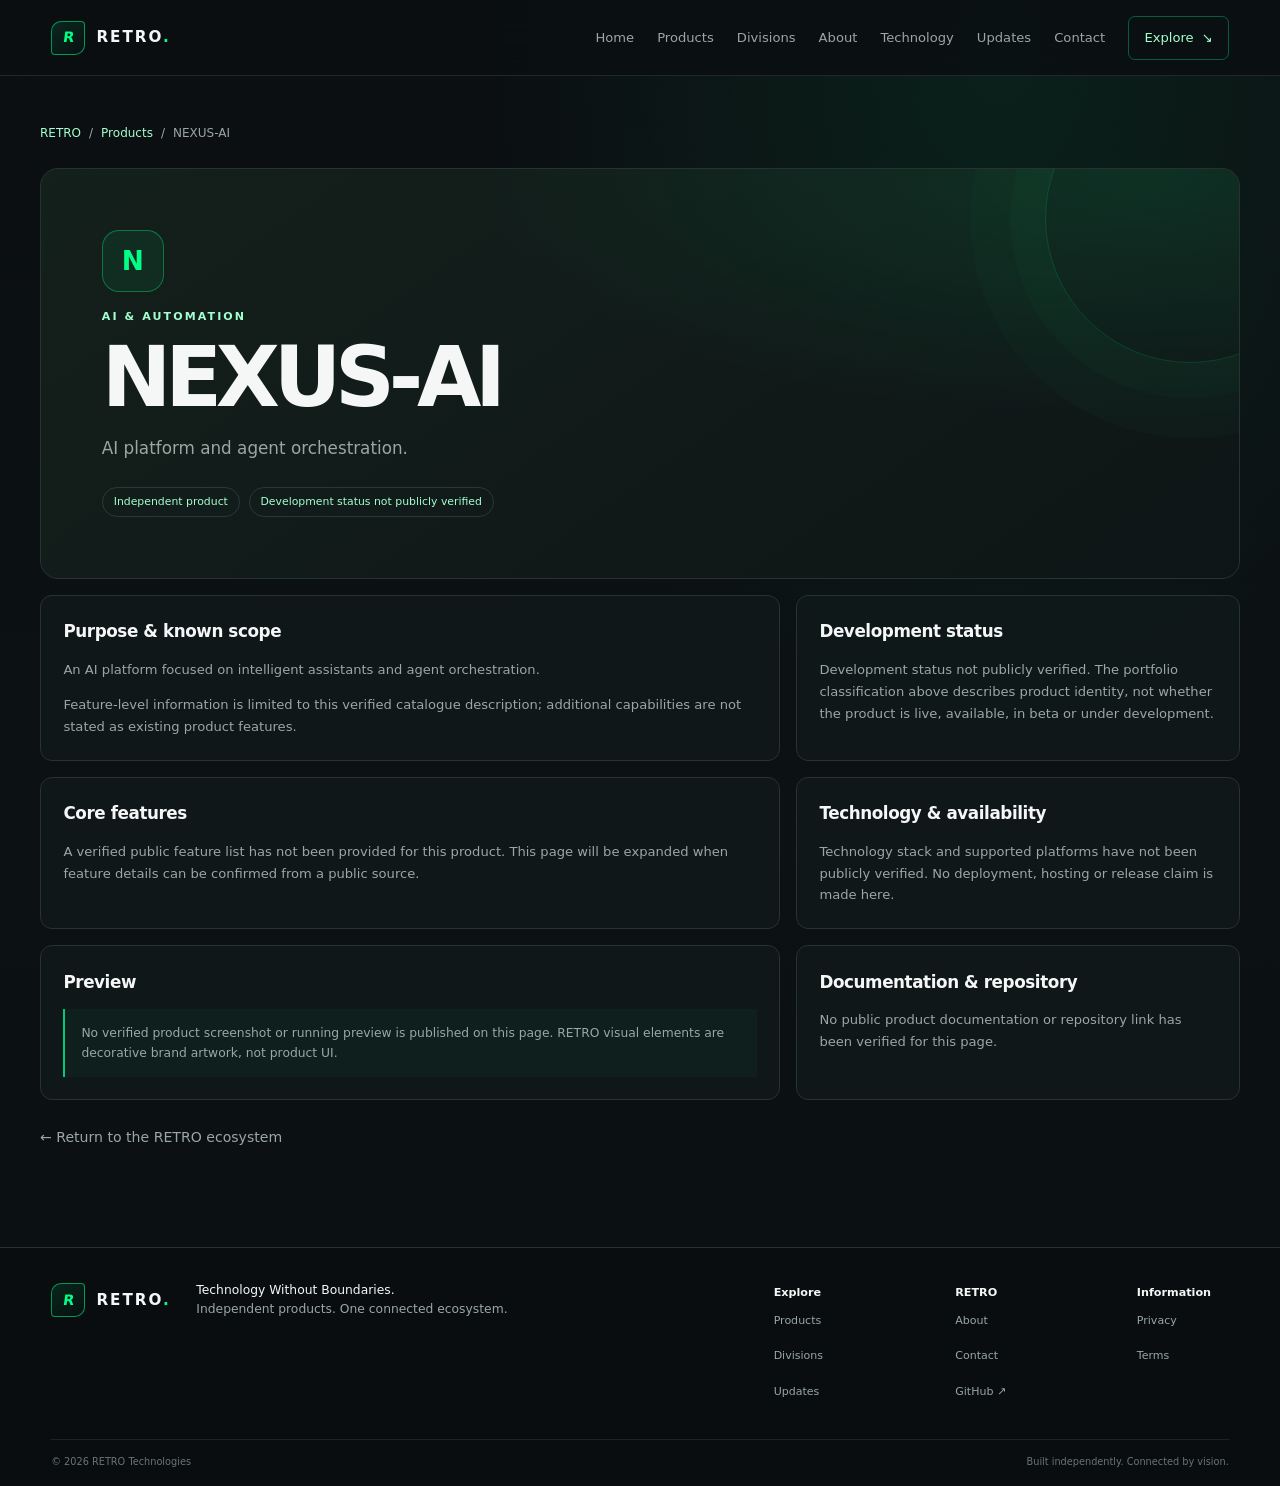
<file: products/nexus-ai/index.html>
<!doctype html>
<html lang="en">
<head>
  <meta charset="utf-8">
  <meta name="viewport" content="width=device-width, initial-scale=1">
  <meta name="theme-color" content="#0b0f12">
  <meta name="description" content="NEXUS-AI: AI platform and agent orchestration. Learn about its place in the RETRO Technologies ecosystem.">
  <meta property="og:type" content="website">
  <meta property="og:title" content="NEXUS-AI — RETRO Technologies">
  <meta property="og:description" content="AI platform and agent orchestration.">
  <title>NEXUS-AI — RETRO Technologies</title>
  <link rel="stylesheet" href="../../styles.css">
  <script src="../../script.js" defer></script>
</head>
<body>
  <a class="skip-link" href="#main">Skip to content</a>
  <header class="site-header">
    <a class="brand" href="../../index.html" aria-label="RETRO Technologies home"><span class="brand-mark" aria-hidden="true"><span>R</span></span><span>RETRO<span class="brand-accent">.</span></span></a>
    <button class="menu-toggle" type="button" aria-expanded="false" aria-controls="site-nav"><span class="menu-toggle-label">Menu</span><span class="menu-icon" aria-hidden="true"></span></button>
    <nav id="site-nav" class="site-nav" aria-label="Main navigation">
      <a href="../../index.html">Home</a><a href="../../index.html#ecosystem">Products</a><a href="../../index.html#divisions">Divisions</a><a href="../../index.html#about">About</a><a href="../../index.html#technology">Technology</a><a href="../../index.html#updates">Updates</a><a href="../../index.html#contact">Contact</a><a class="nav-cta" href="../../index.html#ecosystem">Explore <span aria-hidden="true">↘</span></a>
    </nav>
  </header>
  <main id="main" class="section-shell detail-main">
    <nav class="breadcrumb" aria-label="Breadcrumb"><a href="../../index.html">RETRO</a><span aria-hidden="true">/</span><a href="../../index.html#ecosystem">Products</a><span aria-hidden="true">/</span><span aria-current="page">NEXUS-AI</span></nav>
    <article>
      <header class="product-hero">
        <span class="product-mark" aria-hidden="true">N</span>
        <p class="eyebrow">AI &AMP; AUTOMATION</p>
        <h1>NEXUS-AI</h1>
        <p class="product-intro">AI platform and agent orchestration.</p>
        <div class="product-tags"><span class="product-tag">Independent product</span><span class="product-tag">Development status not publicly verified</span></div>
      </header>
      <div class="detail-grid">
        <section class="detail-panel"><h2>Purpose &amp; known scope</h2><p>An AI platform focused on intelligent assistants and agent orchestration.</p><p>Feature-level information is limited to this verified catalogue description; additional capabilities are not stated as existing product features.</p></section>
        <section class="detail-panel"><h2>Development status</h2><p>Development status not publicly verified. The portfolio classification above describes product identity, not whether the product is live, available, in beta or under development.</p></section>
        <section class="detail-panel"><h2>Core features</h2><p>A verified public feature list has not been provided for this product. This page will be expanded when feature details can be confirmed from a public source.</p></section>
        <section class="detail-panel"><h2>Technology &amp; availability</h2><p>Technology stack and supported platforms have not been publicly verified. No deployment, hosting or release claim is made here.</p></section>
        <section class="detail-panel"><h2>Preview</h2><div class="evidence-note">No verified product screenshot or running preview is published on this page. RETRO visual elements are decorative brand artwork, not product UI.</div></section>
        <section class="detail-panel"><h2>Documentation &amp; repository</h2><p>No public product documentation or repository link has been verified for this page.</p></section>
      </div>
    </article>
    <p style="margin:1.5rem 0 0"><a class="text-link" href="../../index.html#ecosystem">← Return to the RETRO ecosystem</a></p>
  </main>
  <footer class="site-footer">
    <div class="footer-main"><a class="brand" href="../../index.html" aria-label="RETRO Technologies home"><span class="brand-mark" aria-hidden="true"><span>R</span></span><span>RETRO<span class="brand-accent">.</span></span></a><p>Technology Without Boundaries.<br><span>Independent products. One connected ecosystem.</span></p></div>
    <div class="footer-links"><div><strong>Explore</strong><a href="../../index.html#ecosystem">Products</a><a href="../../index.html#divisions">Divisions</a><a href="../../index.html#updates">Updates</a></div><div><strong>RETRO</strong><a href="../../index.html#about">About</a><a href="../../index.html#contact">Contact</a><a href="https://github.com/axdakkuu08-create/retro-technologies" target="_blank" rel="noopener noreferrer">GitHub <span aria-hidden="true">↗</span></a></div><div><strong>Information</strong><a href="../../privacy.html">Privacy</a><a href="../../terms.html">Terms</a></div></div>
    <div class="footer-bottom"><span>© 2026 RETRO Technologies</span><span>Built independently. Connected by vision.</span></div>
  </footer>
</body>
</html>
</file>
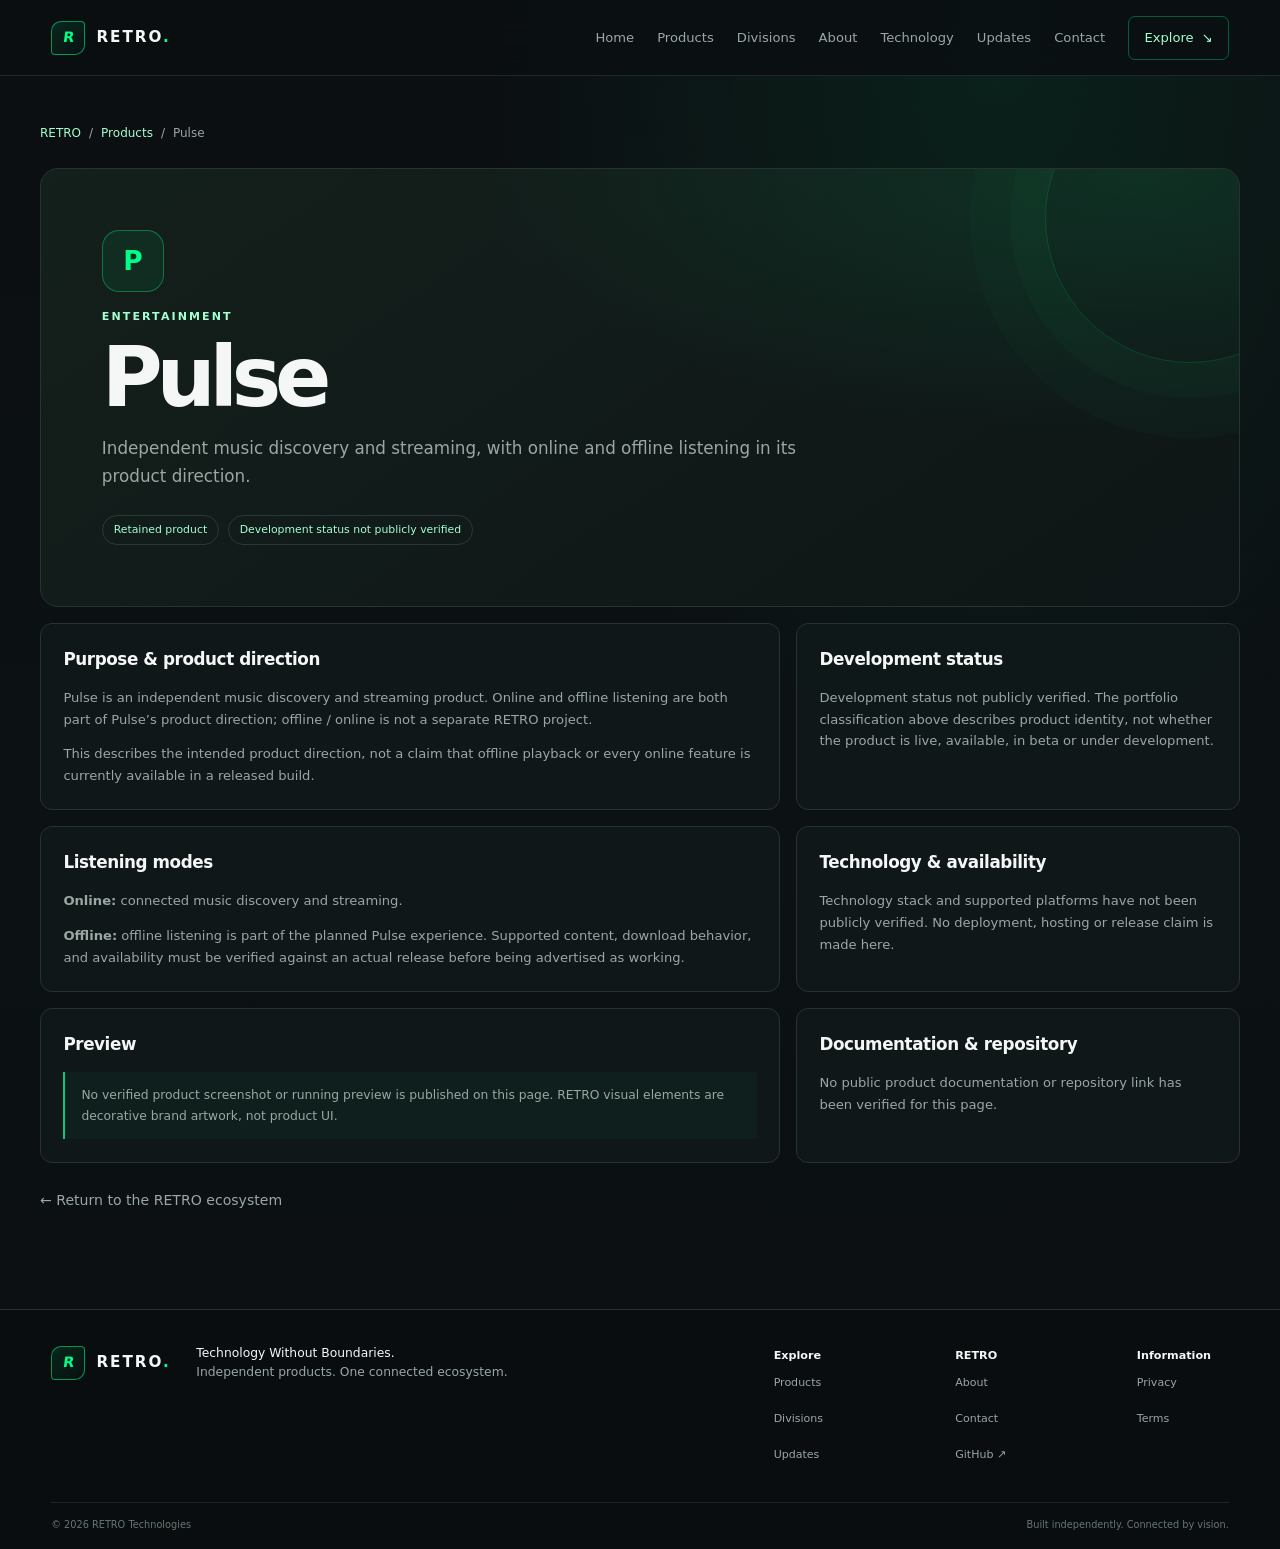
<file: products/pulse/index.html>
<!doctype html>
<html lang="en">
<head>
  <meta charset="utf-8">
  <meta name="viewport" content="width=device-width, initial-scale=1">
  <meta name="theme-color" content="#0b0f12">
  <meta name="description" content="Pulse: an independent music discovery and streaming product with online and offline listening in its product direction.">
  <meta property="og:type" content="website">
  <meta property="og:title" content="Pulse — RETRO Technologies">
  <meta property="og:description" content="Independent music discovery and streaming, with online and offline listening in its product direction.">
  <title>Pulse — RETRO Technologies</title>
  <link rel="stylesheet" href="../../styles.css">
  <script src="../../script.js" defer></script>
</head>
<body>
  <a class="skip-link" href="#main">Skip to content</a>
  <header class="site-header">
    <a class="brand" href="../../index.html" aria-label="RETRO Technologies home"><span class="brand-mark" aria-hidden="true"><span>R</span></span><span>RETRO<span class="brand-accent">.</span></span></a>
    <button class="menu-toggle" type="button" aria-expanded="false" aria-controls="site-nav"><span class="menu-toggle-label">Menu</span><span class="menu-icon" aria-hidden="true"></span></button>
    <nav id="site-nav" class="site-nav" aria-label="Main navigation">
      <a href="../../index.html">Home</a><a href="../../index.html#ecosystem">Products</a><a href="../../index.html#divisions">Divisions</a><a href="../../index.html#about">About</a><a href="../../index.html#technology">Technology</a><a href="../../index.html#updates">Updates</a><a href="../../index.html#contact">Contact</a><a class="nav-cta" href="../../index.html#ecosystem">Explore <span aria-hidden="true">↘</span></a>
    </nav>
  </header>
  <main id="main" class="section-shell detail-main">
    <nav class="breadcrumb" aria-label="Breadcrumb"><a href="../../index.html">RETRO</a><span aria-hidden="true">/</span><a href="../../index.html#ecosystem">Products</a><span aria-hidden="true">/</span><span aria-current="page">Pulse</span></nav>
    <article>
      <header class="product-hero">
        <span class="product-mark" aria-hidden="true">P</span>
        <p class="eyebrow">ENTERTAINMENT</p>
        <h1>Pulse</h1>
        <p class="product-intro">Independent music discovery and streaming, with online and offline listening in its product direction.</p>
        <div class="product-tags"><span class="product-tag">Retained product</span><span class="product-tag">Development status not publicly verified</span></div>
      </header>
      <div class="detail-grid">
        <section class="detail-panel"><h2>Purpose &amp; product direction</h2><p>Pulse is an independent music discovery and streaming product. Online and offline listening are both part of Pulse’s product direction; offline / online is not a separate RETRO project.</p><p>This describes the intended product direction, not a claim that offline playback or every online feature is currently available in a released build.</p></section>
        <section class="detail-panel"><h2>Development status</h2><p>Development status not publicly verified. The portfolio classification above describes product identity, not whether the product is live, available, in beta or under development.</p></section>
        <section class="detail-panel"><h2>Listening modes</h2><p><strong>Online:</strong> connected music discovery and streaming.</p><p><strong>Offline:</strong> offline listening is part of the planned Pulse experience. Supported content, download behavior, and availability must be verified against an actual release before being advertised as working.</p></section>
        <section class="detail-panel"><h2>Technology &amp; availability</h2><p>Technology stack and supported platforms have not been publicly verified. No deployment, hosting or release claim is made here.</p></section>
        <section class="detail-panel"><h2>Preview</h2><div class="evidence-note">No verified product screenshot or running preview is published on this page. RETRO visual elements are decorative brand artwork, not product UI.</div></section>
        <section class="detail-panel"><h2>Documentation &amp; repository</h2><p>No public product documentation or repository link has been verified for this page.</p></section>
      </div>
    </article>
    <p style="margin:1.5rem 0 0"><a class="text-link" href="../../index.html#ecosystem">← Return to the RETRO ecosystem</a></p>
  </main>
  <footer class="site-footer">
    <div class="footer-main"><a class="brand" href="../../index.html" aria-label="RETRO Technologies home"><span class="brand-mark" aria-hidden="true"><span>R</span></span><span>RETRO<span class="brand-accent">.</span></span></a><p>Technology Without Boundaries.<br><span>Independent products. One connected ecosystem.</span></p></div>
    <div class="footer-links"><div><strong>Explore</strong><a href="../../index.html#ecosystem">Products</a><a href="../../index.html#divisions">Divisions</a><a href="../../index.html#updates">Updates</a></div><div><strong>RETRO</strong><a href="../../index.html#about">About</a><a href="../../index.html#contact">Contact</a><a href="https://github.com/axdakkuu08-create/retro-technologies" target="_blank" rel="noopener noreferrer">GitHub <span aria-hidden="true">↗</span></a></div><div><strong>Information</strong><a href="../../privacy.html">Privacy</a><a href="../../terms.html">Terms</a></div></div>
    <div class="footer-bottom"><span>© 2026 RETRO Technologies</span><span>Built independently. Connected by vision.</span></div>
  </footer>
</body>
</html>
</file>
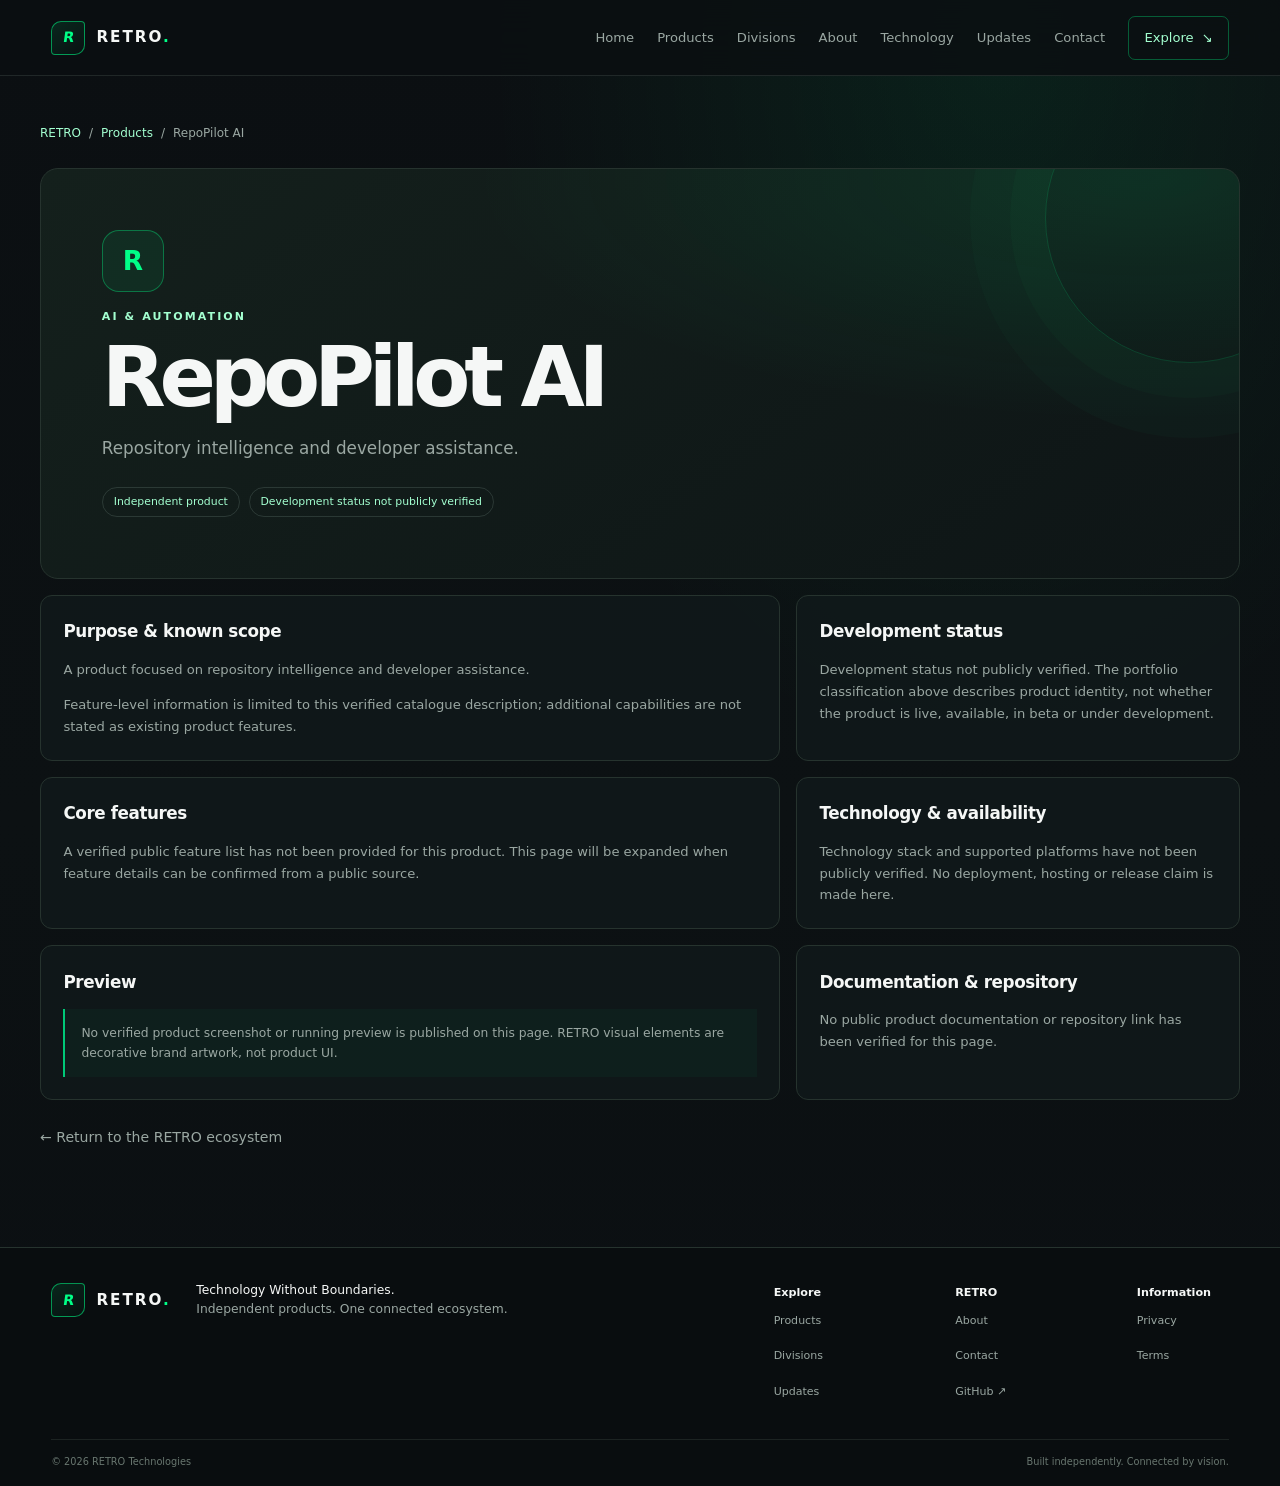
<file: products/repilot-ai/index.html>
<!doctype html>
<html lang="en">
<head>
  <meta charset="utf-8">
  <meta name="viewport" content="width=device-width, initial-scale=1">
  <meta name="theme-color" content="#0b0f12">
  <meta name="description" content="RepoPilot AI: Repository intelligence and developer assistance. Learn about its place in the RETRO Technologies ecosystem.">
  <meta property="og:type" content="website">
  <meta property="og:title" content="RepoPilot AI — RETRO Technologies">
  <meta property="og:description" content="Repository intelligence and developer assistance.">
  <title>RepoPilot AI — RETRO Technologies</title>
  <link rel="stylesheet" href="../../styles.css">
  <script src="../../script.js" defer></script>
</head>
<body>
  <a class="skip-link" href="#main">Skip to content</a>
  <header class="site-header">
    <a class="brand" href="../../index.html" aria-label="RETRO Technologies home"><span class="brand-mark" aria-hidden="true"><span>R</span></span><span>RETRO<span class="brand-accent">.</span></span></a>
    <button class="menu-toggle" type="button" aria-expanded="false" aria-controls="site-nav"><span class="menu-toggle-label">Menu</span><span class="menu-icon" aria-hidden="true"></span></button>
    <nav id="site-nav" class="site-nav" aria-label="Main navigation">
      <a href="../../index.html">Home</a><a href="../../index.html#ecosystem">Products</a><a href="../../index.html#divisions">Divisions</a><a href="../../index.html#about">About</a><a href="../../index.html#technology">Technology</a><a href="../../index.html#updates">Updates</a><a href="../../index.html#contact">Contact</a><a class="nav-cta" href="../../index.html#ecosystem">Explore <span aria-hidden="true">↘</span></a>
    </nav>
  </header>
  <main id="main" class="section-shell detail-main">
    <nav class="breadcrumb" aria-label="Breadcrumb"><a href="../../index.html">RETRO</a><span aria-hidden="true">/</span><a href="../../index.html#ecosystem">Products</a><span aria-hidden="true">/</span><span aria-current="page">RepoPilot AI</span></nav>
    <article>
      <header class="product-hero">
        <span class="product-mark" aria-hidden="true">R</span>
        <p class="eyebrow">AI &AMP; AUTOMATION</p>
        <h1>RepoPilot AI</h1>
        <p class="product-intro">Repository intelligence and developer assistance.</p>
        <div class="product-tags"><span class="product-tag">Independent product</span><span class="product-tag">Development status not publicly verified</span></div>
      </header>
      <div class="detail-grid">
        <section class="detail-panel"><h2>Purpose &amp; known scope</h2><p>A product focused on repository intelligence and developer assistance.</p><p>Feature-level information is limited to this verified catalogue description; additional capabilities are not stated as existing product features.</p></section>
        <section class="detail-panel"><h2>Development status</h2><p>Development status not publicly verified. The portfolio classification above describes product identity, not whether the product is live, available, in beta or under development.</p></section>
        <section class="detail-panel"><h2>Core features</h2><p>A verified public feature list has not been provided for this product. This page will be expanded when feature details can be confirmed from a public source.</p></section>
        <section class="detail-panel"><h2>Technology &amp; availability</h2><p>Technology stack and supported platforms have not been publicly verified. No deployment, hosting or release claim is made here.</p></section>
        <section class="detail-panel"><h2>Preview</h2><div class="evidence-note">No verified product screenshot or running preview is published on this page. RETRO visual elements are decorative brand artwork, not product UI.</div></section>
        <section class="detail-panel"><h2>Documentation &amp; repository</h2><p>No public product documentation or repository link has been verified for this page.</p></section>
      </div>
    </article>
    <p style="margin:1.5rem 0 0"><a class="text-link" href="../../index.html#ecosystem">← Return to the RETRO ecosystem</a></p>
  </main>
  <footer class="site-footer">
    <div class="footer-main"><a class="brand" href="../../index.html" aria-label="RETRO Technologies home"><span class="brand-mark" aria-hidden="true"><span>R</span></span><span>RETRO<span class="brand-accent">.</span></span></a><p>Technology Without Boundaries.<br><span>Independent products. One connected ecosystem.</span></p></div>
    <div class="footer-links"><div><strong>Explore</strong><a href="../../index.html#ecosystem">Products</a><a href="../../index.html#divisions">Divisions</a><a href="../../index.html#updates">Updates</a></div><div><strong>RETRO</strong><a href="../../index.html#about">About</a><a href="../../index.html#contact">Contact</a><a href="https://github.com/axdakkuu08-create/retro-technologies" target="_blank" rel="noopener noreferrer">GitHub <span aria-hidden="true">↗</span></a></div><div><strong>Information</strong><a href="../../privacy.html">Privacy</a><a href="../../terms.html">Terms</a></div></div>
    <div class="footer-bottom"><span>© 2026 RETRO Technologies</span><span>Built independently. Connected by vision.</span></div>
  </footer>
</body>
</html>
</file>
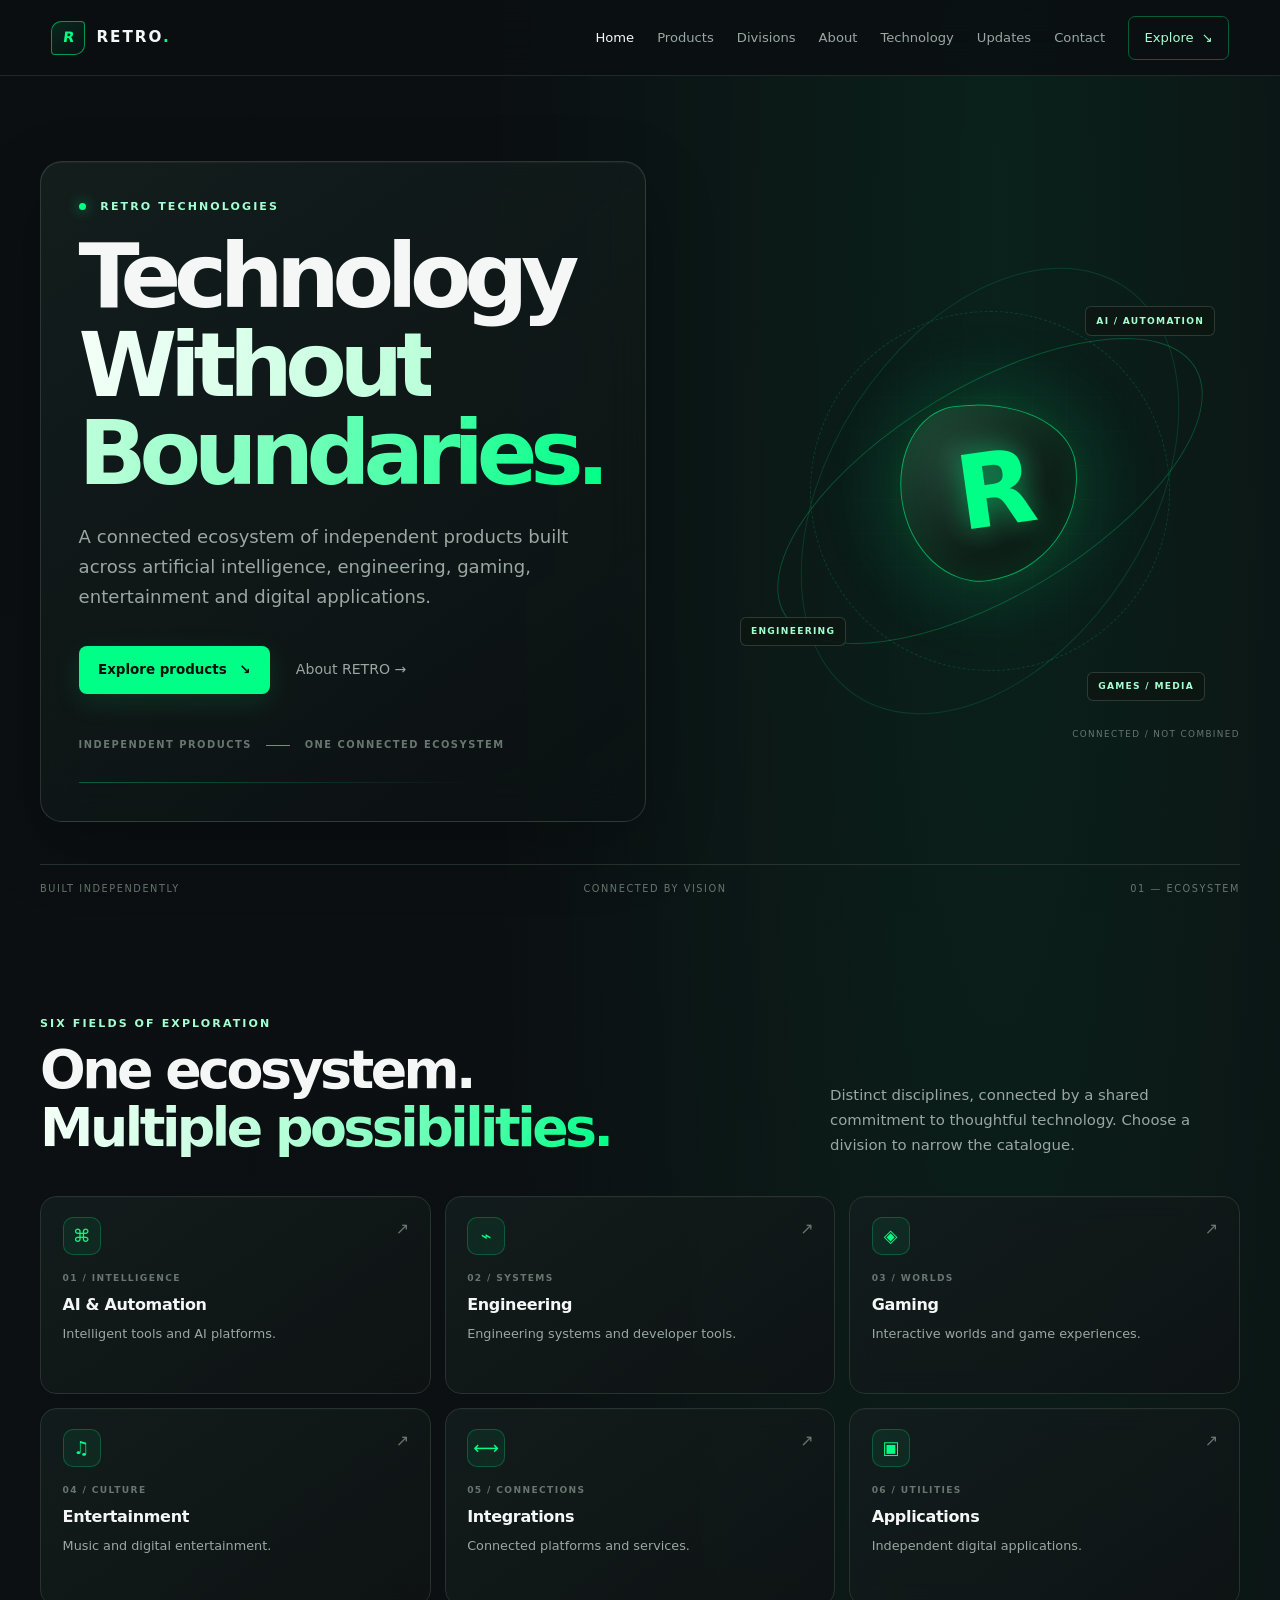
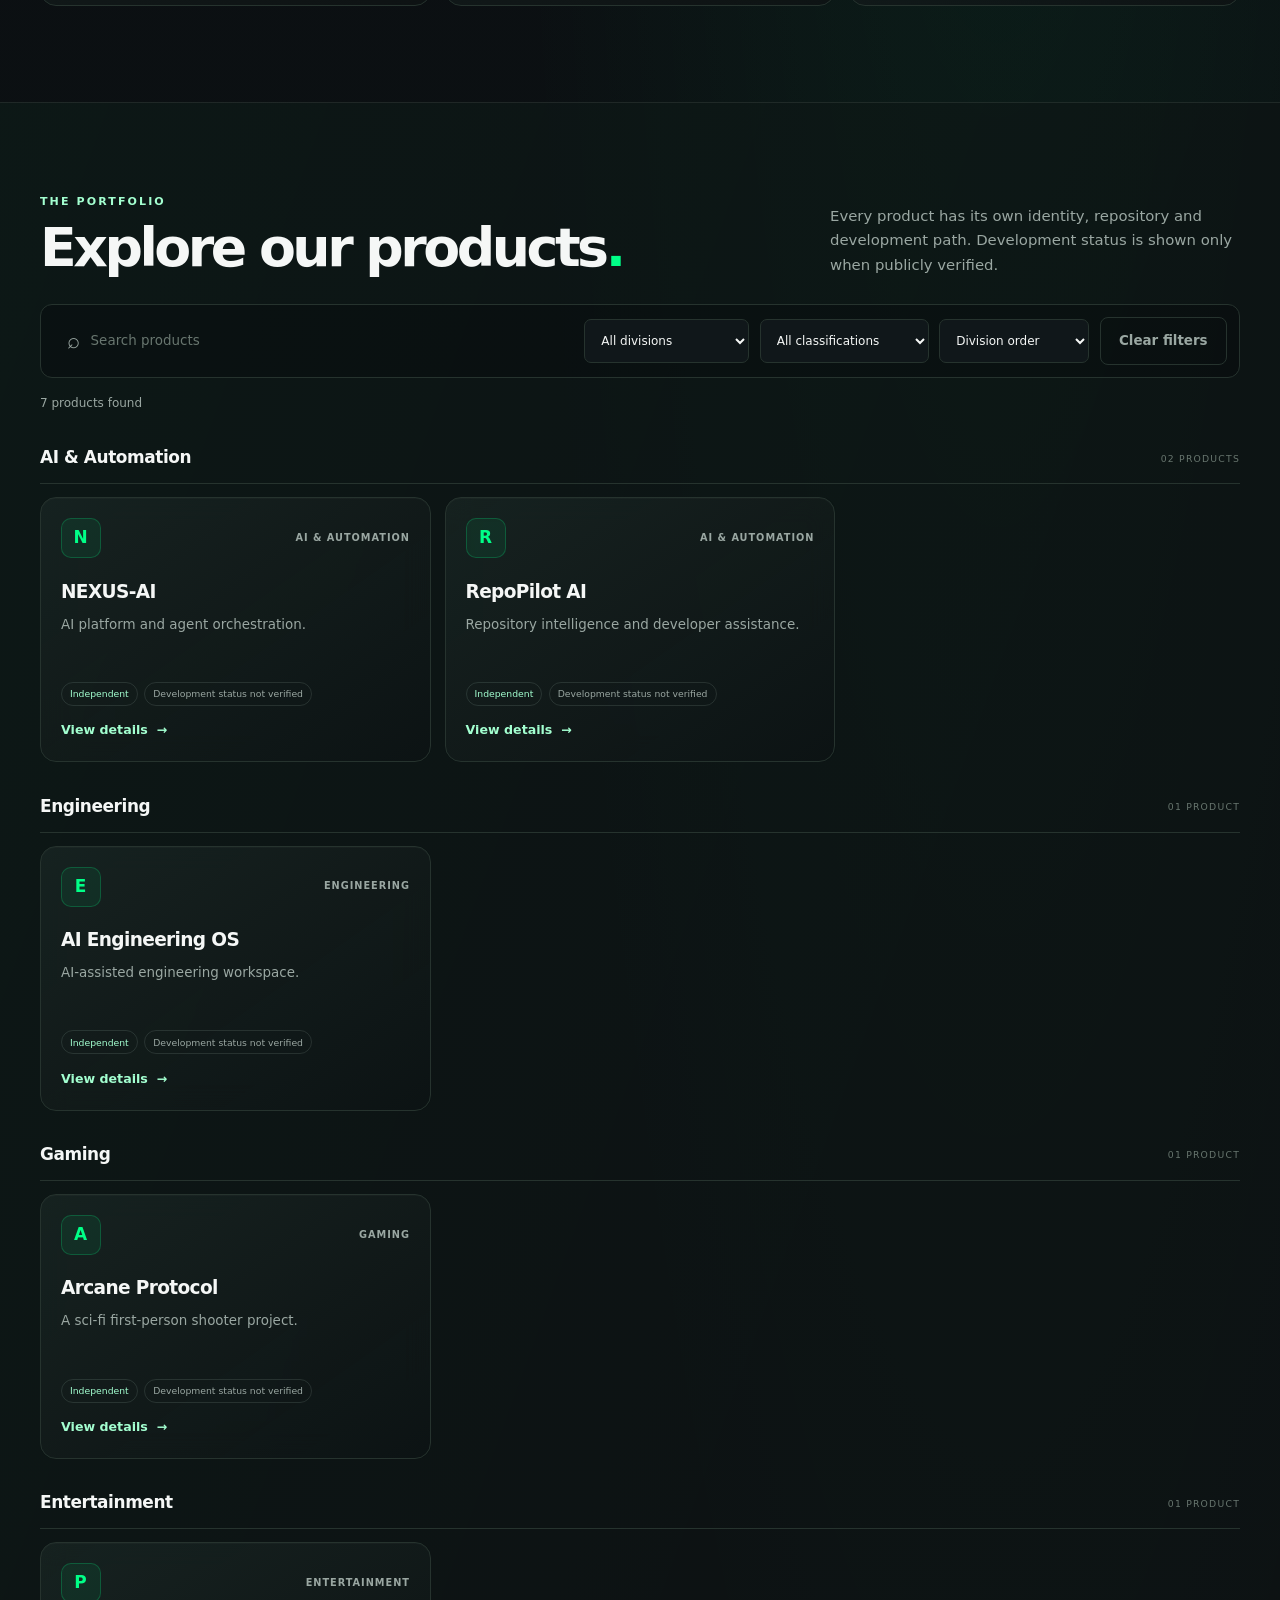
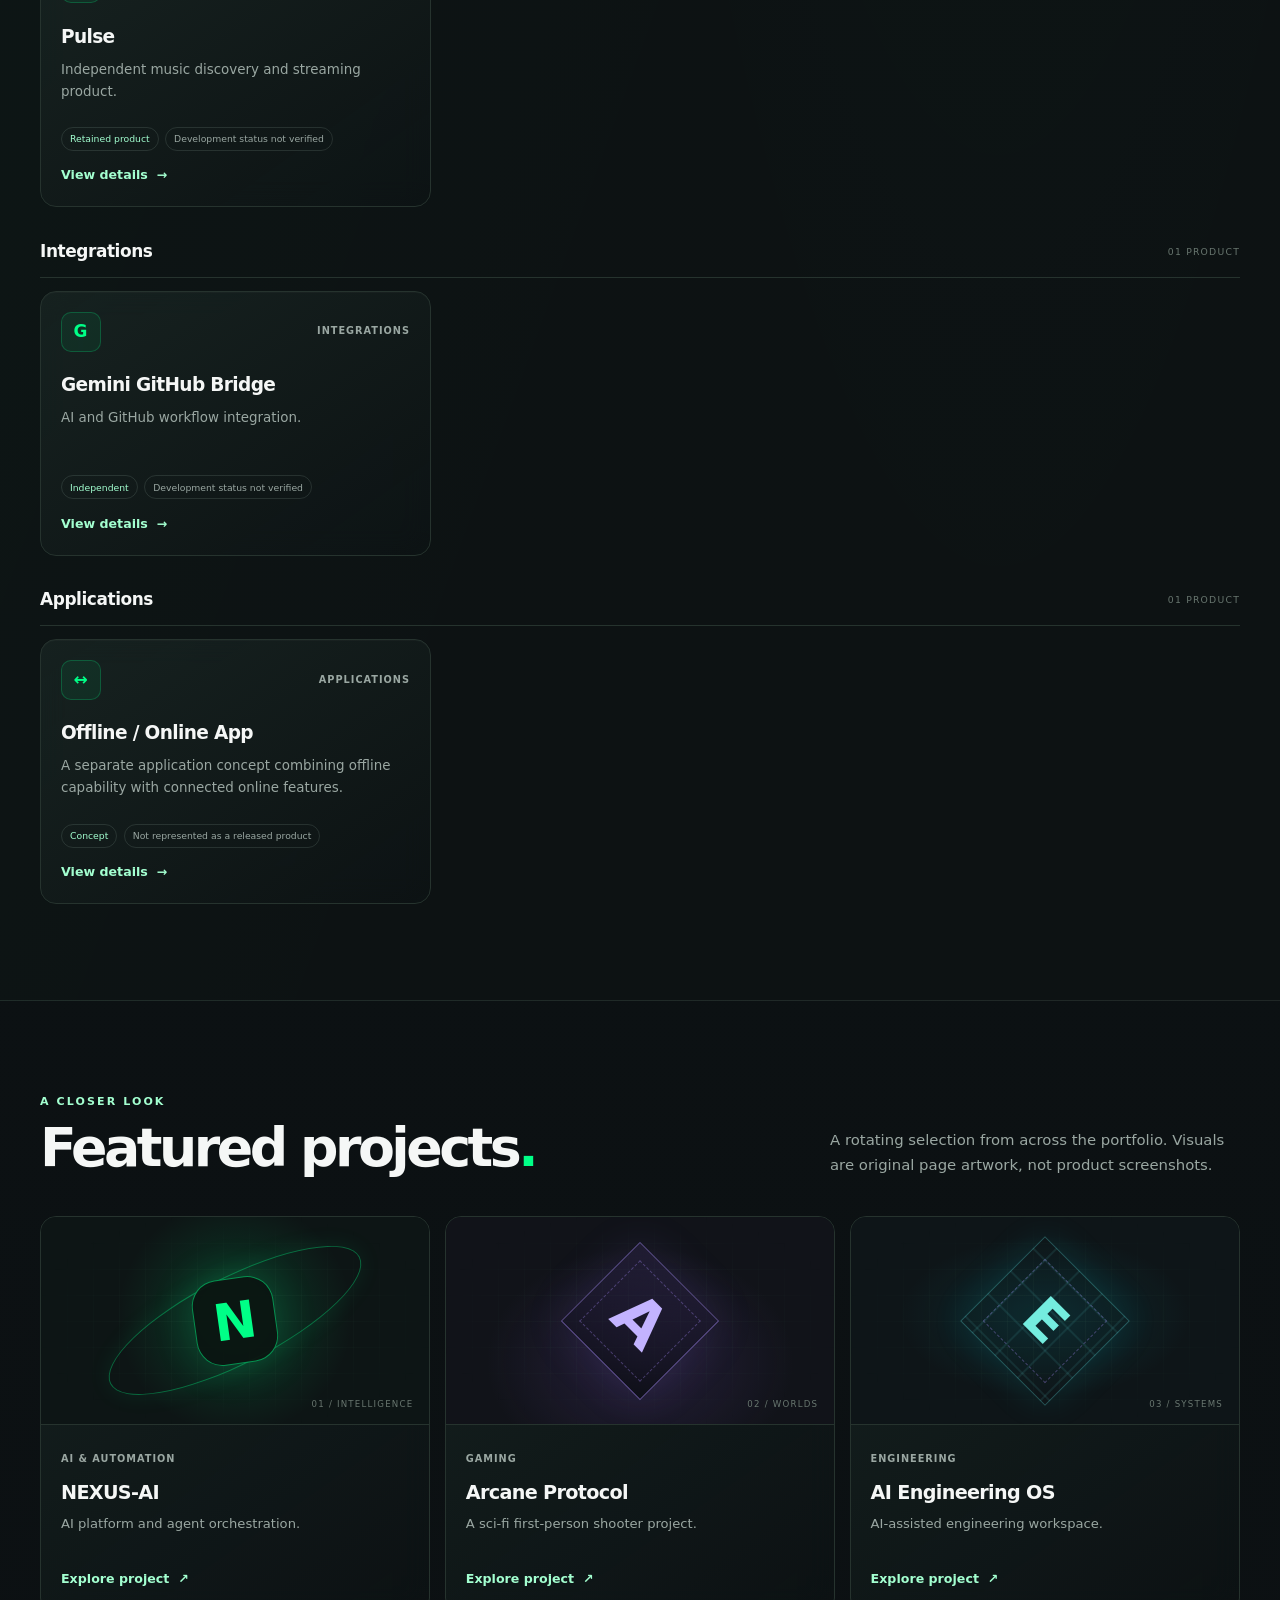
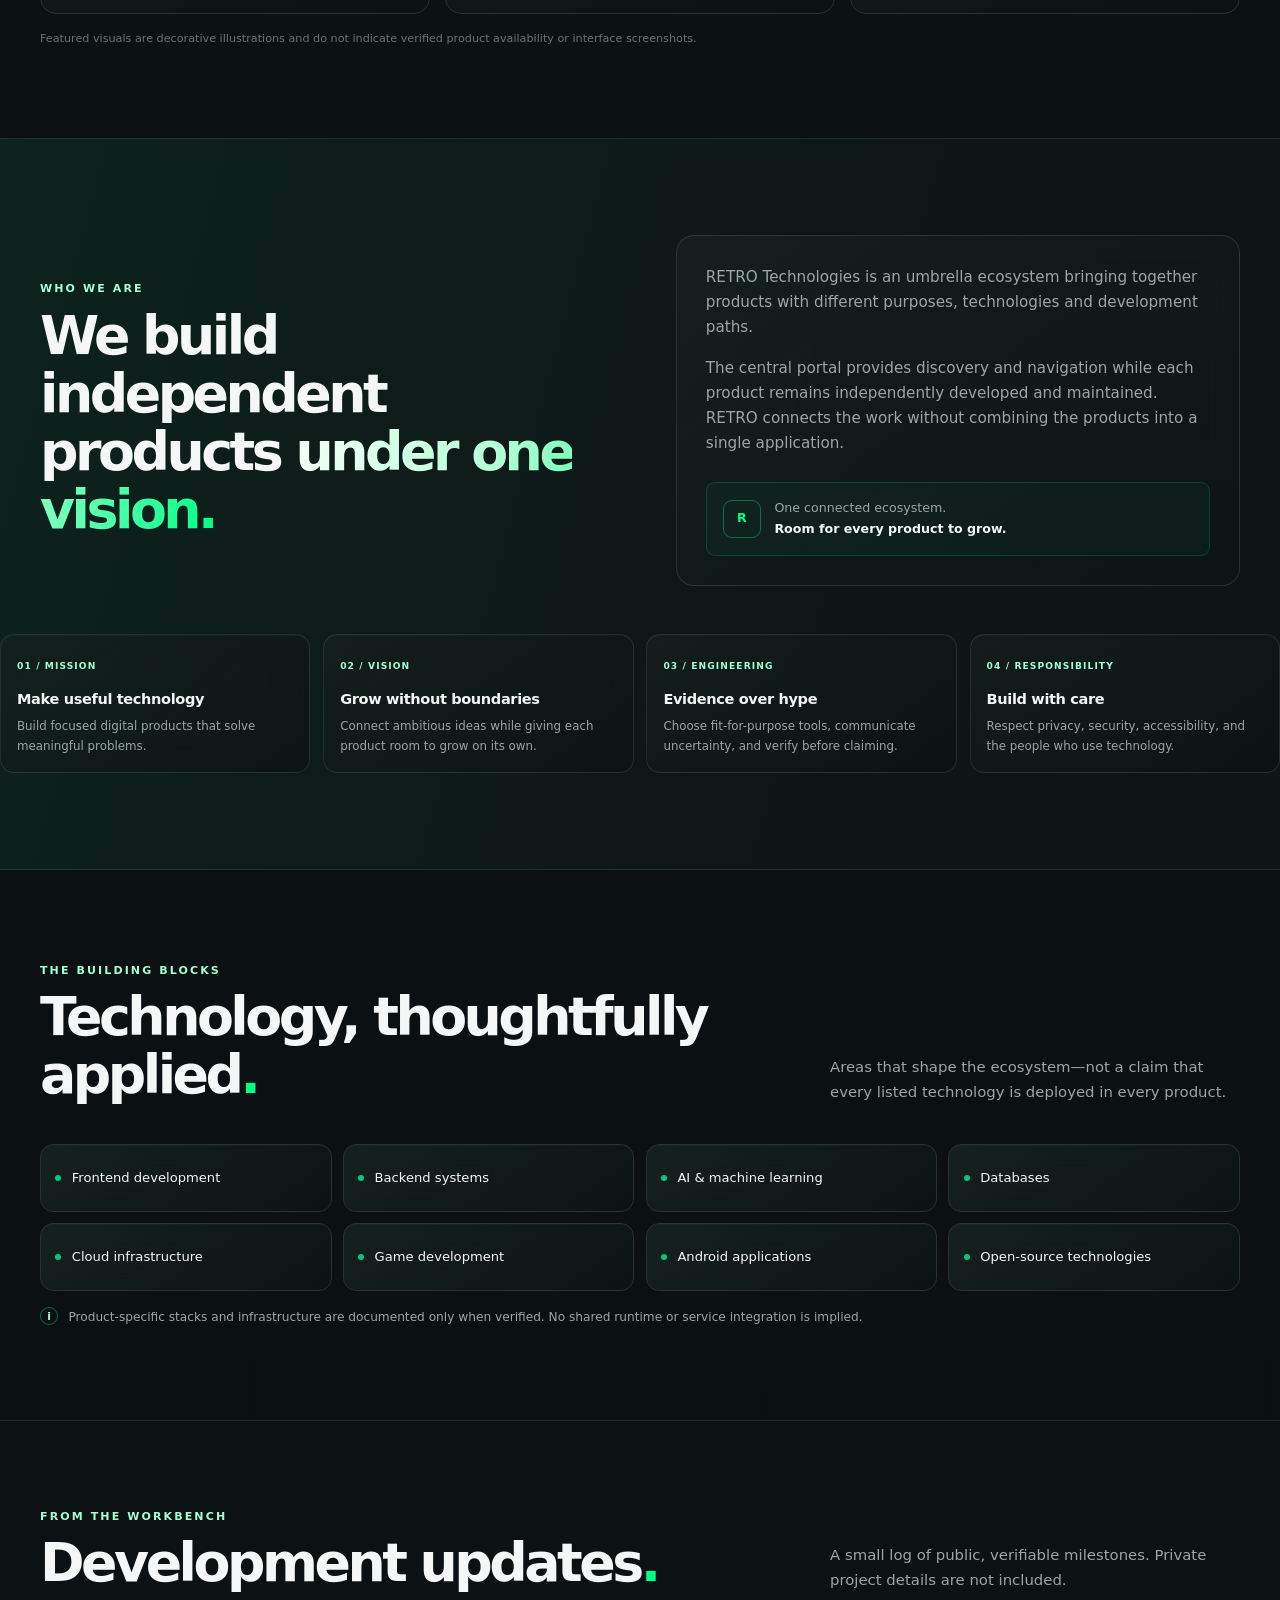
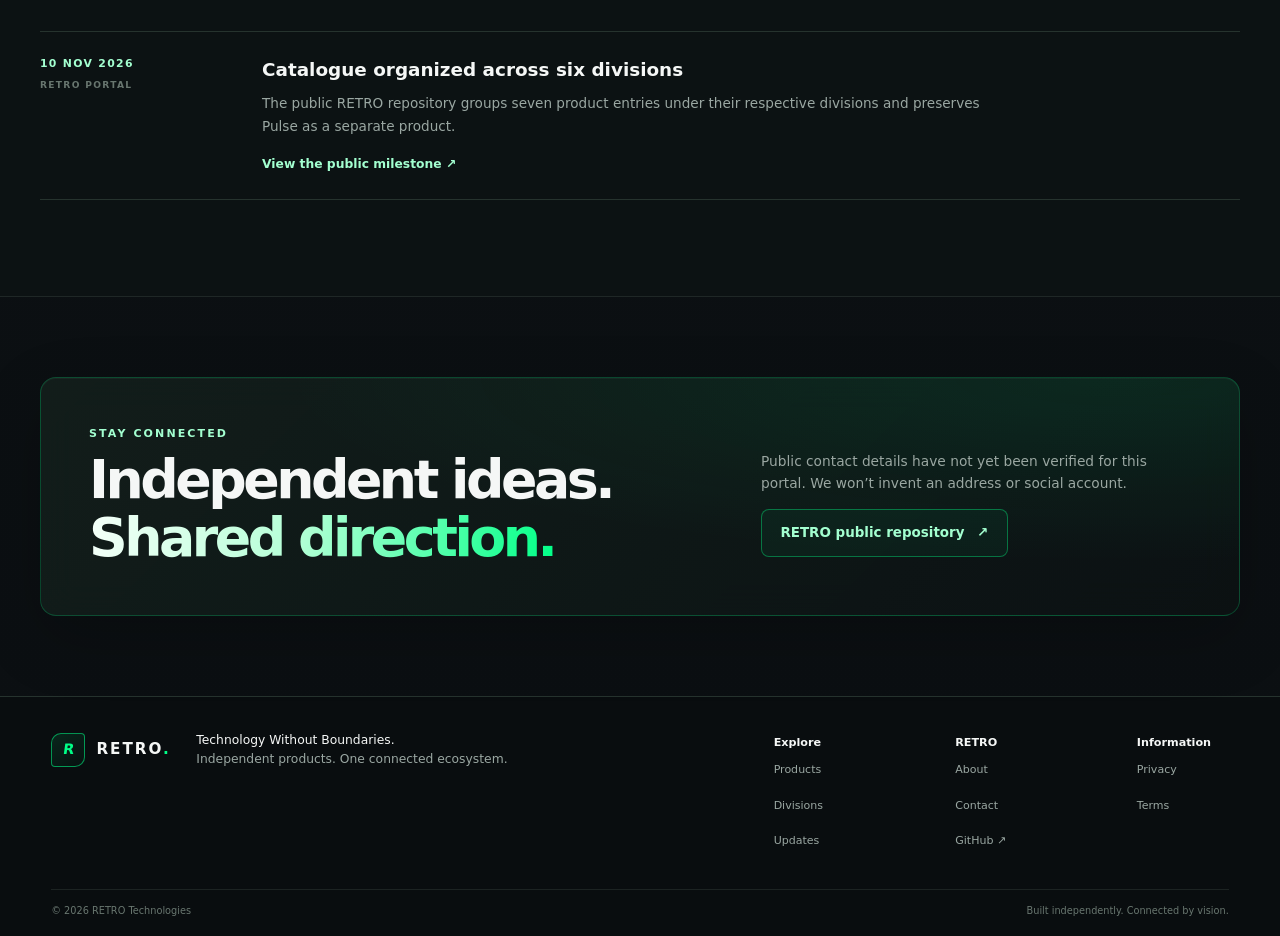
<file: index (1).html>
<!doctype html>
<html lang="en">
<head>
  <meta charset="utf-8">
  <meta name="viewport" content="width=device-width, initial-scale=1">
  <meta name="theme-color" content="#0b0f12">
  <meta name="description" content="Discover the independent products in the RETRO Technologies ecosystem: AI, engineering, gaming, entertainment and digital applications.">
  <meta property="og:type" content="website">
  <meta property="og:title" content="RETRO Technologies — Technology Without Boundaries">
  <meta property="og:description" content="Independent products. One connected ecosystem.">
  <title>RETRO Technologies — Technology Without Boundaries</title>
  <link rel="stylesheet" href="styles.css">
  <script src="script.js" defer></script>
</head>
<body>
  <a class="skip-link" href="#main">Skip to content</a>
  <header class="site-header">
    <a class="brand" href="index.html" aria-label="RETRO Technologies home">
      <span class="brand-mark" aria-hidden="true"><span>R</span></span>
      <span>RETRO<span class="brand-accent">.</span></span>
    </a>
    <button class="menu-toggle" type="button" aria-expanded="false" aria-controls="site-nav">
      <span class="menu-toggle-label">Menu</span><span class="menu-icon" aria-hidden="true"></span>
    </button>
    <nav id="site-nav" class="site-nav" aria-label="Main navigation">
      <a href="index.html" aria-current="page">Home</a>
      <a href="#ecosystem">Products</a>
      <a href="#divisions">Divisions</a>
      <a href="#about">About</a>
      <a href="#technology">Technology</a>
      <a href="#updates">Updates</a>
      <a href="#contact">Contact</a>
      <a class="nav-cta" href="#ecosystem">Explore <span aria-hidden="true">↘</span></a>
    </nav>
  </header>

  <main id="main">
    <section class="hero section-shell" aria-labelledby="hero-title">
      <div class="hero-copy">
        <p class="eyebrow"><span class="status-dot" aria-hidden="true"></span> RETRO TECHNOLOGIES</p>
        <h1 id="hero-title">Technology<br><span class="gradient-text">Without Boundaries.</span></h1>
        <p class="hero-description">A connected ecosystem of independent products built across artificial intelligence, engineering, gaming, entertainment and digital applications.</p>
        <div class="hero-actions">
          <a class="button button-primary" href="#ecosystem">Explore products <span aria-hidden="true">↘</span></a>
          <a class="text-link" href="#about">About RETRO <span aria-hidden="true">→</span></a>
        </div>
        <div class="hero-meta"><span>INDEPENDENT PRODUCTS</span><span class="meta-separator" aria-hidden="true"></span><span>ONE CONNECTED ECOSYSTEM</span></div>
      </div>
      <div class="hero-art" aria-hidden="true">
        <div class="hero-grid"></div>
        <div class="hero-orbit hero-orbit-one"></div>
        <div class="hero-orbit hero-orbit-two"></div>
        <div class="hero-orbit hero-orbit-three"></div>
        <div class="hero-sphere"><span>R</span></div>
        <span class="orbit-label label-ai">AI / AUTOMATION</span>
        <span class="orbit-label label-build">ENGINEERING</span>
        <span class="orbit-label label-play">GAMES / MEDIA</span>
        <span class="hero-coordinate">CONNECTED / NOT COMBINED</span>
      </div>
      <div class="hero-foot"><span>BUILT INDEPENDENTLY</span><span>CONNECTED BY VISION</span><span>01 — ECOSYSTEM</span></div>
    </section>

    <section id="divisions" class="section-shell divisions-section" aria-labelledby="divisions-title">
      <div class="section-heading">
        <div><p class="eyebrow">SIX FIELDS OF EXPLORATION</p><h2 id="divisions-title">One ecosystem.<br><span class="gradient-text">Multiple possibilities.</span></h2></div>
        <p class="section-intro">Distinct disciplines, connected by a shared commitment to thoughtful technology. Choose a division to narrow the catalogue.</p>
      </div>
      <div class="division-grid">
        <button class="division-card" type="button" data-filter-division="AI &amp; Automation"><span class="division-icon" aria-hidden="true">⌘</span><span class="division-index">01 / INTELLIGENCE</span><strong>AI &amp; Automation</strong><span>Intelligent tools and AI platforms.</span><span class="division-arrow" aria-hidden="true">↗</span></button>
        <button class="division-card" type="button" data-filter-division="Engineering"><span class="division-icon" aria-hidden="true">⌁</span><span class="division-index">02 / SYSTEMS</span><strong>Engineering</strong><span>Engineering systems and developer tools.</span><span class="division-arrow" aria-hidden="true">↗</span></button>
        <button class="division-card" type="button" data-filter-division="Gaming"><span class="division-icon" aria-hidden="true">◈</span><span class="division-index">03 / WORLDS</span><strong>Gaming</strong><span>Interactive worlds and game experiences.</span><span class="division-arrow" aria-hidden="true">↗</span></button>
        <button class="division-card" type="button" data-filter-division="Entertainment"><span class="division-icon" aria-hidden="true">♫</span><span class="division-index">04 / CULTURE</span><strong>Entertainment</strong><span>Music and digital entertainment.</span><span class="division-arrow" aria-hidden="true">↗</span></button>
        <button class="division-card" type="button" data-filter-division="Integrations"><span class="division-icon" aria-hidden="true">⟷</span><span class="division-index">05 / CONNECTIONS</span><strong>Integrations</strong><span>Connected platforms and services.</span><span class="division-arrow" aria-hidden="true">↗</span></button>
        <button class="division-card" type="button" data-filter-division="Applications"><span class="division-icon" aria-hidden="true">▣</span><span class="division-index">06 / UTILITIES</span><strong>Applications</strong><span>Independent digital applications.</span><span class="division-arrow" aria-hidden="true">↗</span></button>
      </div>
    </section>

    <section id="ecosystem" class="catalogue-section" aria-labelledby="catalogue-title">
      <div class="section-shell">
        <div class="section-heading catalogue-heading">
          <div><p class="eyebrow">THE PORTFOLIO</p><h2 id="catalogue-title">Explore our products<span class="brand-accent">.</span></h2></div>
          <p class="section-intro">Every product has its own identity, repository and development path. Development status is shown only when publicly verified.</p>
        </div>
        <form class="catalogue-tools" role="search" aria-label="Filter the product catalogue" onsubmit="return false">
          <label class="search-field"><span class="visually-hidden">Search products</span><span class="search-icon" aria-hidden="true">⌕</span><input id="product-search" type="search" placeholder="Search products" autocomplete="off"></label>
          <label class="select-field"><span class="visually-hidden">Filter by division</span><select id="division-filter"><option value="all">All divisions</option><option>AI &amp; Automation</option><option>Engineering</option><option>Gaming</option><option>Entertainment</option><option>Integrations</option><option>Applications</option></select></label>
          <label class="select-field"><span class="visually-hidden">Filter by portfolio classification</span><select id="status-filter"><option value="all">All classifications</option><option value="independent">Independent</option><option value="retained">Retained</option><option value="concept">Concept</option></select></label>
          <label class="select-field"><span class="visually-hidden">Sort products</span><select id="sort-order"><option value="division">Division order</option><option value="name">Name A–Z</option></select></label>
          <button id="clear-filters" class="button button-quiet" type="button">Clear filters</button>
        </form>
        <p id="catalogue-count" class="catalogue-count" aria-live="polite">7 products</p>
        <div id="project-catalogue" class="catalogue-groups">
          <section class="catalogue-group" data-group="AI &amp; Automation" aria-labelledby="group-ai"><div class="group-heading"><h3 id="group-ai">AI &amp; Automation</h3><span>02 PRODUCTS</span></div><div class="project-grid">
            <a class="project-card" data-name="NEXUS-AI" data-division="AI &amp; Automation" data-status="independent" href="https://nexus-ai-preview-onuy8rca4-axdakkuu08-create.vercel.app/" target="_blank" rel="noopener noreferrer"><div class="card-top"><span class="project-symbol" aria-hidden="true">N</span><span class="project-category">AI &amp; Automation</span></div><h4>NEXUS-AI</h4><p>AI platform and agent orchestration.</p><div class="card-meta"><span class="identity-status">Independent</span><span class="development-status">Development status not verified</span></div><span class="card-link">View details <span aria-hidden="true">→</span></span></a>
            <a class="project-card" data-name="RepoPilot AI" data-division="AI &amp; Automation" data-status="independent" href="products/repilot-ai/"><div class="card-top"><span class="project-symbol" aria-hidden="true">R</span><span class="project-category">AI &amp; Automation</span></div><h4>RepoPilot AI</h4><p>Repository intelligence and developer assistance.</p><div class="card-meta"><span class="identity-status">Independent</span><span class="development-status">Development status not verified</span></div><span class="card-link">View details <span aria-hidden="true">→</span></span></a>
          </div></section>
          <section class="catalogue-group" data-group="Engineering" aria-labelledby="group-engineering"><div class="group-heading"><h3 id="group-engineering">Engineering</h3><span>01 PRODUCT</span></div><div class="project-grid">
            <a class="project-card" data-name="AI Engineering OS" data-division="Engineering" data-status="independent" href="products/ai-engineering-os/"><div class="card-top"><span class="project-symbol" aria-hidden="true">E</span><span class="project-category">Engineering</span></div><h4>AI Engineering OS</h4><p>AI-assisted engineering workspace.</p><div class="card-meta"><span class="identity-status">Independent</span><span class="development-status">Development status not verified</span></div><span class="card-link">View details <span aria-hidden="true">→</span></span></a>
          </div></section>
          <section class="catalogue-group" data-group="Gaming" aria-labelledby="group-gaming"><div class="group-heading"><h3 id="group-gaming">Gaming</h3><span>01 PRODUCT</span></div><div class="project-grid">
            <a class="project-card" data-name="Arcane Protocol" data-division="Gaming" data-status="independent" href="products/arcane-protocol/"><div class="card-top"><span class="project-symbol" aria-hidden="true">A</span><span class="project-category">Gaming</span></div><h4>Arcane Protocol</h4><p>A sci-fi first-person shooter project.</p><div class="card-meta"><span class="identity-status">Independent</span><span class="development-status">Development status not verified</span></div><span class="card-link">View details <span aria-hidden="true">→</span></span></a>
          </div></section>
          <section class="catalogue-group" data-group="Entertainment" aria-labelledby="group-entertainment"><div class="group-heading"><h3 id="group-entertainment">Entertainment</h3><span>01 PRODUCT</span></div><div class="project-grid">
            <a class="project-card" data-name="Pulse" data-division="Entertainment" data-status="retained" href="products/pulse/"><div class="card-top"><span class="project-symbol" aria-hidden="true">P</span><span class="project-category">Entertainment</span></div><h4>Pulse</h4><p>Independent music discovery and streaming product.</p><div class="card-meta"><span class="identity-status">Retained product</span><span class="development-status">Development status not verified</span></div><span class="card-link">View details <span aria-hidden="true">→</span></span></a>
          </div></section>
          <section class="catalogue-group" data-group="Integrations" aria-labelledby="group-integrations"><div class="group-heading"><h3 id="group-integrations">Integrations</h3><span>01 PRODUCT</span></div><div class="project-grid">
            <a class="project-card" data-name="Gemini GitHub Bridge" data-division="Integrations" data-status="independent" href="products/gemini-github-bridge/"><div class="card-top"><span class="project-symbol" aria-hidden="true">G</span><span class="project-category">Integrations</span></div><h4>Gemini GitHub Bridge</h4><p>AI and GitHub workflow integration.</p><div class="card-meta"><span class="identity-status">Independent</span><span class="development-status">Development status not verified</span></div><span class="card-link">View details <span aria-hidden="true">→</span></span></a>
          </div></section>
          <section class="catalogue-group" data-group="Applications" aria-labelledby="group-applications"><div class="group-heading"><h3 id="group-applications">Applications</h3><span>01 PRODUCT</span></div><div class="project-grid">
            <a class="project-card" data-name="Offline / Online App" data-division="Applications" data-status="concept" href="products/offline-online-app/"><div class="card-top"><span class="project-symbol" aria-hidden="true">↔</span><span class="project-category">Applications</span></div><h4>Offline / Online App</h4><p>A separate application concept combining offline capability with connected online features.</p><div class="card-meta"><span class="identity-status">Concept</span><span class="development-status">Not represented as a released product</span></div><span class="card-link">View details <span aria-hidden="true">→</span></span></a>
          </div></section>
        </div>
        <p id="catalogue-empty" class="empty-state" hidden>No products match those filters. Try a broader search or clear the filters.</p>
        <noscript><p class="notice">JavaScript is off. All seven product entries remain available above; catalogue search and filters need JavaScript.</p></noscript>
      </div>
    </section>

    <section class="section-shell featured-section" aria-labelledby="featured-title">
      <div class="section-heading"><div><p class="eyebrow">A CLOSER LOOK</p><h2 id="featured-title">Featured projects<span class="brand-accent">.</span></h2></div><p class="section-intro">A rotating selection from across the portfolio. Visuals are original page artwork, not product screenshots.</p></div>
      <div class="featured-grid">
        <a class="featured-card featured-nexus" href="https://nexus-ai-preview-onuy8rca4-axdakkuu08-create.vercel.app/" target="_blank" rel="noopener noreferrer"><div class="featured-art art-nexus" aria-hidden="true"><span class="art-orbit"></span><span class="art-core">N</span><span class="art-coordinate">01 / INTELLIGENCE</span></div><div class="featured-copy"><span class="project-category">AI &amp; AUTOMATION</span><h3>NEXUS-AI</h3><p>AI platform and agent orchestration.</p><span class="card-link">Explore project <span aria-hidden="true">↗</span></span></div></a>
        <a class="featured-card featured-arcane" href="products/arcane-protocol/"><div class="featured-art art-arcane" aria-hidden="true"><span class="art-glyph">A</span><span class="art-coordinate">02 / WORLDS</span></div><div class="featured-copy"><span class="project-category">GAMING</span><h3>Arcane Protocol</h3><p>A sci-fi first-person shooter project.</p><span class="card-link">Explore project <span aria-hidden="true">↗</span></span></div></a>
        <a class="featured-card featured-engineering" href="products/ai-engineering-os/"><div class="featured-art art-engineering" aria-hidden="true"><span class="art-grid-lines"></span><span class="art-glyph">E</span><span class="art-coordinate">03 / SYSTEMS</span></div><div class="featured-copy"><span class="project-category">ENGINEERING</span><h3>AI Engineering OS</h3><p>AI-assisted engineering workspace.</p><span class="card-link">Explore project <span aria-hidden="true">↗</span></span></div></a>
      </div>
      <p class="fine-print">Featured visuals are decorative illustrations and do not indicate verified product availability or interface screenshots.</p>
    </section>

    <section id="about" class="about-section" aria-labelledby="about-title">
      <div class="section-shell about-grid">
        <div><p class="eyebrow">WHO WE ARE</p><h2 id="about-title">We build independent products <span class="gradient-text">under one vision.</span></h2></div>
        <div class="about-copy"><p>RETRO Technologies is an umbrella ecosystem bringing together products with different purposes, technologies and development paths.</p><p>The central portal provides discovery and navigation while each product remains independently developed and maintained. RETRO connects the work without combining the products into a single application.</p><div class="about-statement"><span class="statement-mark" aria-hidden="true">R</span><span>One connected ecosystem.<br><strong>Room for every product to grow.</strong></span></div></div>
      </div>
      <div class="about-pillars" aria-label="RETRO principles">
        <article><span>01 / MISSION</span><h3>Make useful technology</h3><p>Build focused digital products that solve meaningful problems.</p></article>
        <article><span>02 / VISION</span><h3>Grow without boundaries</h3><p>Connect ambitious ideas while giving each product room to grow on its own.</p></article>
        <article><span>03 / ENGINEERING</span><h3>Evidence over hype</h3><p>Choose fit-for-purpose tools, communicate uncertainty, and verify before claiming.</p></article>
        <article><span>04 / RESPONSIBILITY</span><h3>Build with care</h3><p>Respect privacy, security, accessibility, and the people who use technology.</p></article>
      </div>
    </section>

    <section id="technology" class="section-shell technology-section" aria-labelledby="technology-title">
      <div class="section-heading"><div><p class="eyebrow">THE BUILDING BLOCKS</p><h2 id="technology-title">Technology, thoughtfully applied<span class="brand-accent">.</span></h2></div><p class="section-intro">Areas that shape the ecosystem—not a claim that every listed technology is deployed in every product.</p></div>
      <div class="technology-list"><span>Frontend development</span><span>Backend systems</span><span>AI &amp; machine learning</span><span>Databases</span><span>Cloud infrastructure</span><span>Game development</span><span>Android applications</span><span>Open-source technologies</span></div>
      <p class="technology-note"><span class="note-mark" aria-hidden="true">i</span> Product-specific stacks and infrastructure are documented only when verified. No shared runtime or service integration is implied.</p>
    </section>

    <section id="updates" class="updates-section" aria-labelledby="updates-title">
      <div class="section-shell">
        <div class="section-heading"><div><p class="eyebrow">FROM THE WORKBENCH</p><h2 id="updates-title">Development updates<span class="brand-accent">.</span></h2></div><p class="section-intro">A small log of public, verifiable milestones. Private project details are not included.</p></div>
        <article class="timeline-entry"><div class="timeline-date"><time datetime="2026-11-10">10 NOV 2026</time><span>RETRO PORTAL</span></div><div class="timeline-content"><h3>Catalogue organized across six divisions</h3><p>The public RETRO repository groups seven product entries under their respective divisions and preserves Pulse as a separate product.</p><a href="https://github.com/axdakkuu08-create/retro-technologies/commit/4b928de722162d2b23f9f7dcdab8f4846549398b" target="_blank" rel="noopener noreferrer">View the public milestone <span aria-hidden="true">↗</span></a></div></article>
      </div>
    </section>

    <section id="contact" class="contact-section" aria-labelledby="contact-title">
      <div class="section-shell contact-panel"><div><p class="eyebrow">STAY CONNECTED</p><h2 id="contact-title">Independent ideas.<br><span class="gradient-text">Shared direction.</span></h2></div><div class="contact-copy"><p>Public contact details have not yet been verified for this portal. We won’t invent an address or social account.</p><a class="button button-secondary" href="https://github.com/axdakkuu08-create/retro-technologies" target="_blank" rel="noopener noreferrer">RETRO public repository <span aria-hidden="true">↗</span></a></div></div>
    </section>
  </main>

  <footer class="site-footer">
    <div class="footer-main"><a class="brand" href="index.html" aria-label="RETRO Technologies home"><span class="brand-mark" aria-hidden="true"><span>R</span></span><span>RETRO<span class="brand-accent">.</span></span></a><p>Technology Without Boundaries.<br><span>Independent products. One connected ecosystem.</span></p></div>
    <div class="footer-links"><div><strong>Explore</strong><a href="#ecosystem">Products</a><a href="#divisions">Divisions</a><a href="#updates">Updates</a></div><div><strong>RETRO</strong><a href="#about">About</a><a href="#contact">Contact</a><a href="https://github.com/axdakkuu08-create/retro-technologies" target="_blank" rel="noopener noreferrer">GitHub <span aria-hidden="true">↗</span></a></div><div><strong>Information</strong><a href="privacy.html">Privacy</a><a href="terms.html">Terms</a></div></div>
    <div class="footer-bottom"><span>© <span id="current-year">2026</span> RETRO Technologies</span><span>Built independently. Connected by vision.</span></div>
  </footer>
</body>
</html>
</file>
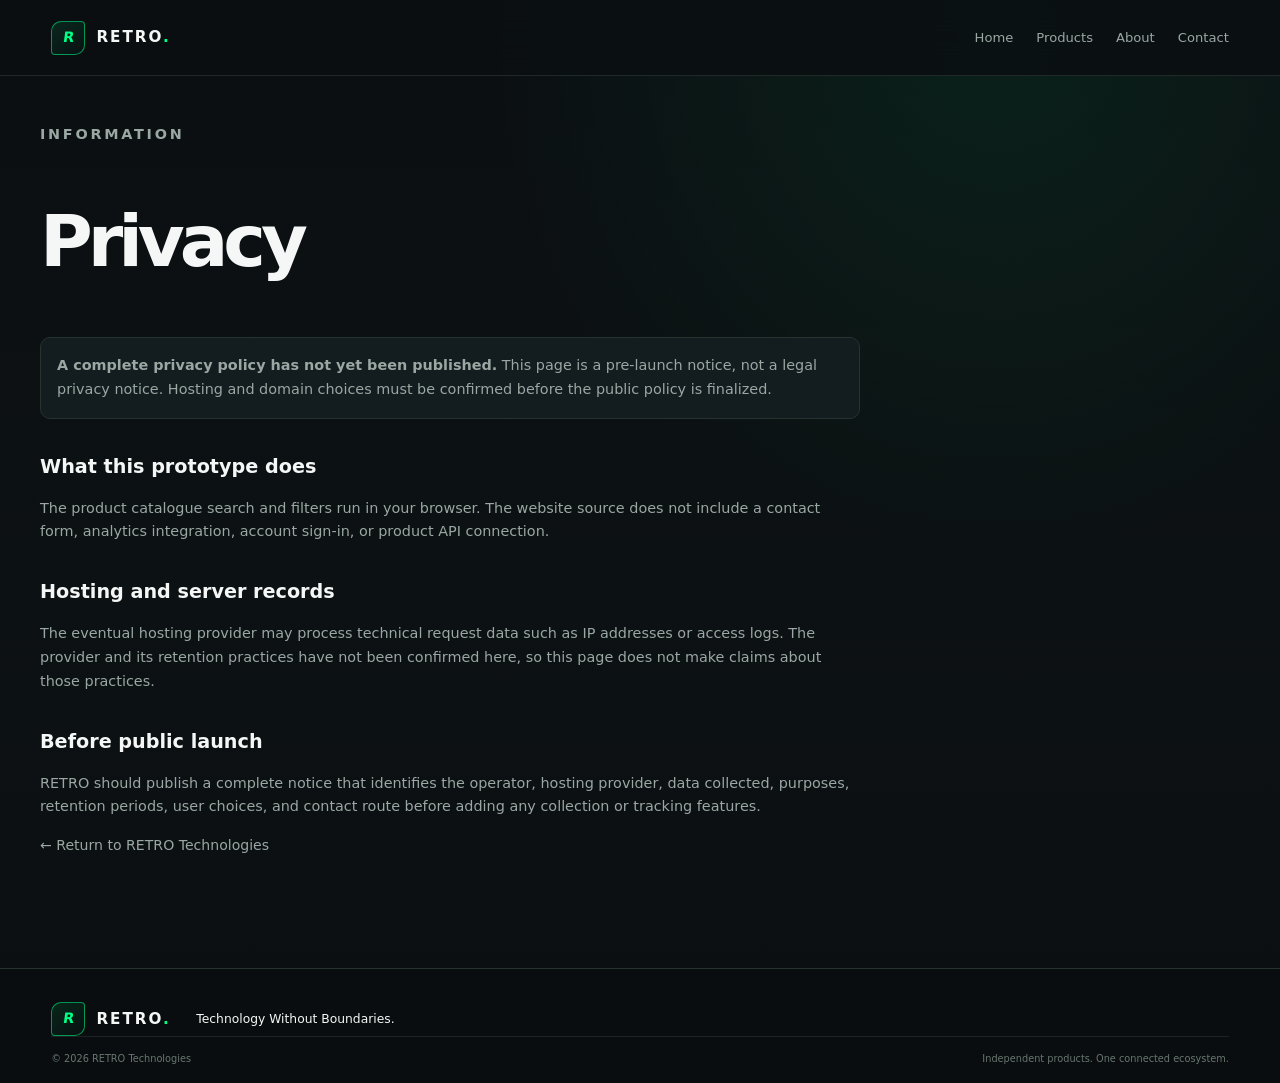
<file: privacy.html>
<!doctype html>
<html lang="en">
<head>
  <meta charset="utf-8">
  <meta name="viewport" content="width=device-width, initial-scale=1">
  <meta name="theme-color" content="#0b0f12">
  <meta name="description" content="Privacy information for the RETRO Technologies portal.">
  <title>Privacy — RETRO Technologies</title>
  <link rel="stylesheet" href="styles.css">
  <script src="script.js" defer></script>
</head>
<body>
  <a class="skip-link" href="#main">Skip to content</a>
  <header class="site-header"><a class="brand" href="index.html" aria-label="RETRO Technologies home"><span class="brand-mark" aria-hidden="true"><span>R</span></span><span>RETRO<span class="brand-accent">.</span></span></a><button class="menu-toggle" type="button" aria-expanded="false" aria-controls="site-nav"><span class="menu-toggle-label">Menu</span><span class="menu-icon" aria-hidden="true"></span></button><nav id="site-nav" class="site-nav" aria-label="Main navigation"><a href="index.html">Home</a><a href="index.html#ecosystem">Products</a><a href="index.html#about">About</a><a href="index.html#contact">Contact</a></nav></header>
  <main id="main" class="section-shell detail-main">
    <article class="info-page">
      <p class="eyebrow">INFORMATION</p><h1>Privacy</h1>
      <p class="info-callout"><strong>A complete privacy policy has not yet been published.</strong> This page is a pre-launch notice, not a legal privacy notice. Hosting and domain choices must be confirmed before the public policy is finalized.</p>
      <h2>What this prototype does</h2>
      <p>The product catalogue search and filters run in your browser. The website source does not include a contact form, analytics integration, account sign-in, or product API connection.</p>
      <h2>Hosting and server records</h2>
      <p>The eventual hosting provider may process technical request data such as IP addresses or access logs. The provider and its retention practices have not been confirmed here, so this page does not make claims about those practices.</p>
      <h2>Before public launch</h2>
      <p>RETRO should publish a complete notice that identifies the operator, hosting provider, data collected, purposes, retention periods, user choices, and contact route before adding any collection or tracking features.</p>
      <p><a class="text-link" href="index.html">← Return to RETRO Technologies</a></p>
    </article>
  </main>
  <footer class="site-footer"><div class="footer-main"><a class="brand" href="index.html"><span class="brand-mark" aria-hidden="true"><span>R</span></span><span>RETRO<span class="brand-accent">.</span></span></a><p>Technology Without Boundaries.</p></div><div class="footer-bottom"><span>© 2026 RETRO Technologies</span><span>Independent products. One connected ecosystem.</span></div></footer>
</body>
</html>
</file>
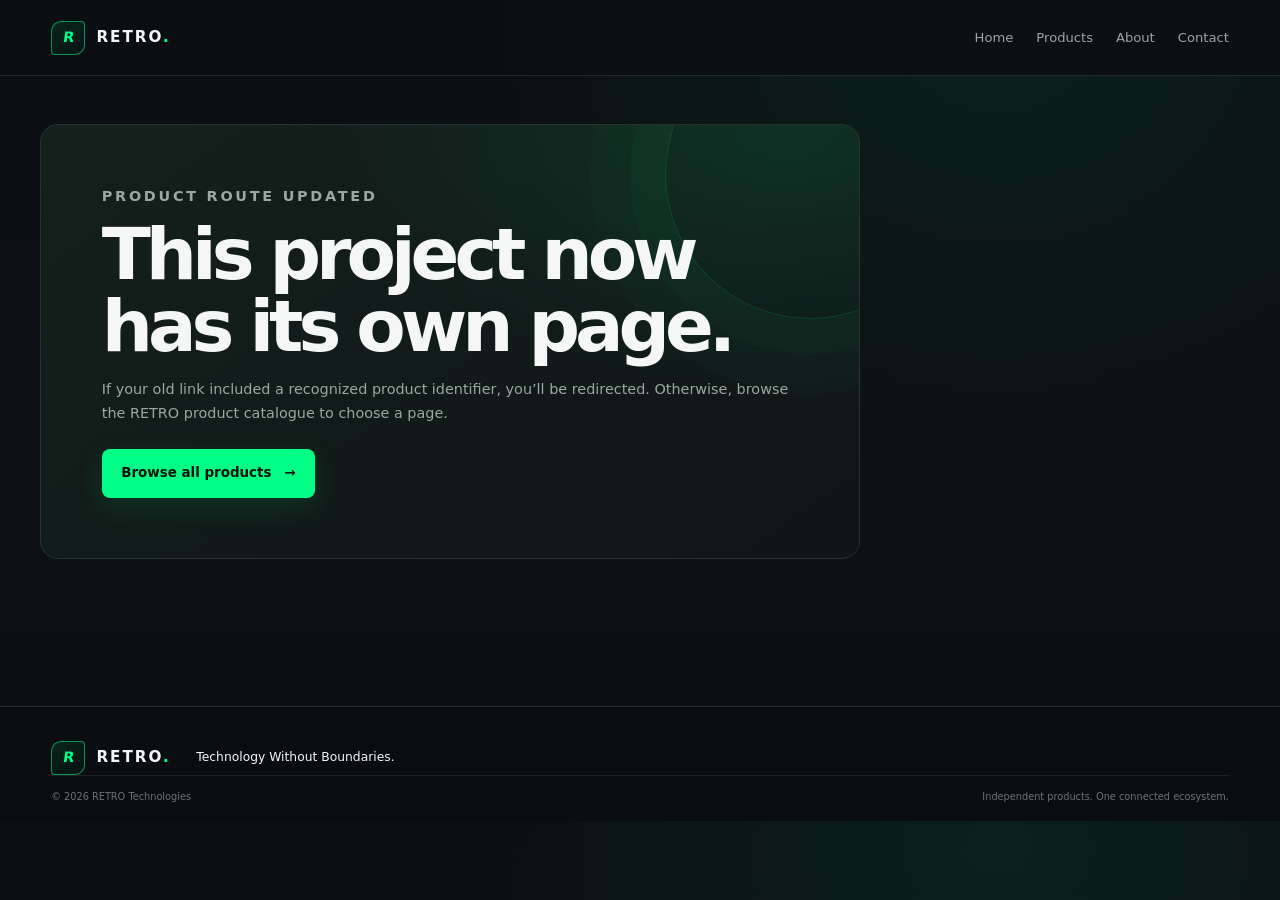
<file: project.html>
<!doctype html>
<html lang="en">
<head>
  <meta charset="utf-8">
  <meta name="viewport" content="width=device-width, initial-scale=1">
  <meta name="theme-color" content="#0b0f12">
  <meta name="description" content="Product pages in the RETRO Technologies ecosystem.">
  <title>Product pages — RETRO Technologies</title>
  <link rel="stylesheet" href="styles.css">
  <script src="script.js" defer></script>
</head>
<body>
  <a class="skip-link" href="#main">Skip to content</a>
  <header class="site-header">
    <a class="brand" href="index.html" aria-label="RETRO Technologies home"><span class="brand-mark" aria-hidden="true"><span>R</span></span><span>RETRO<span class="brand-accent">.</span></span></a>
    <button class="menu-toggle" type="button" aria-expanded="false" aria-controls="site-nav"><span class="menu-toggle-label">Menu</span><span class="menu-icon" aria-hidden="true"></span></button>
    <nav id="site-nav" class="site-nav" aria-label="Main navigation"><a href="index.html">Home</a><a href="index.html#ecosystem">Products</a><a href="index.html#about">About</a><a href="index.html#contact">Contact</a></nav>
  </header>
  <main id="main" class="section-shell detail-main">
    <article class="product-hero info-page" data-legacy-project>
      <p class="eyebrow">PRODUCT ROUTE UPDATED</p>
      <h1>This project now has its own page.</h1>
      <p class="product-intro">If your old link included a recognized product identifier, you’ll be redirected. Otherwise, browse the RETRO product catalogue to choose a page.</p>
      <p style="margin:1.5rem 0 0"><a class="button button-primary" href="index.html#ecosystem">Browse all products <span aria-hidden="true">→</span></a></p>
    </article>
  </main>
  <footer class="site-footer"><div class="footer-main"><a class="brand" href="index.html"><span class="brand-mark" aria-hidden="true"><span>R</span></span><span>RETRO<span class="brand-accent">.</span></span></a><p>Technology Without Boundaries.</p></div><div class="footer-bottom"><span>© 2026 RETRO Technologies</span><span>Independent products. One connected ecosystem.</span></div></footer>
</body>
</html>
</file>
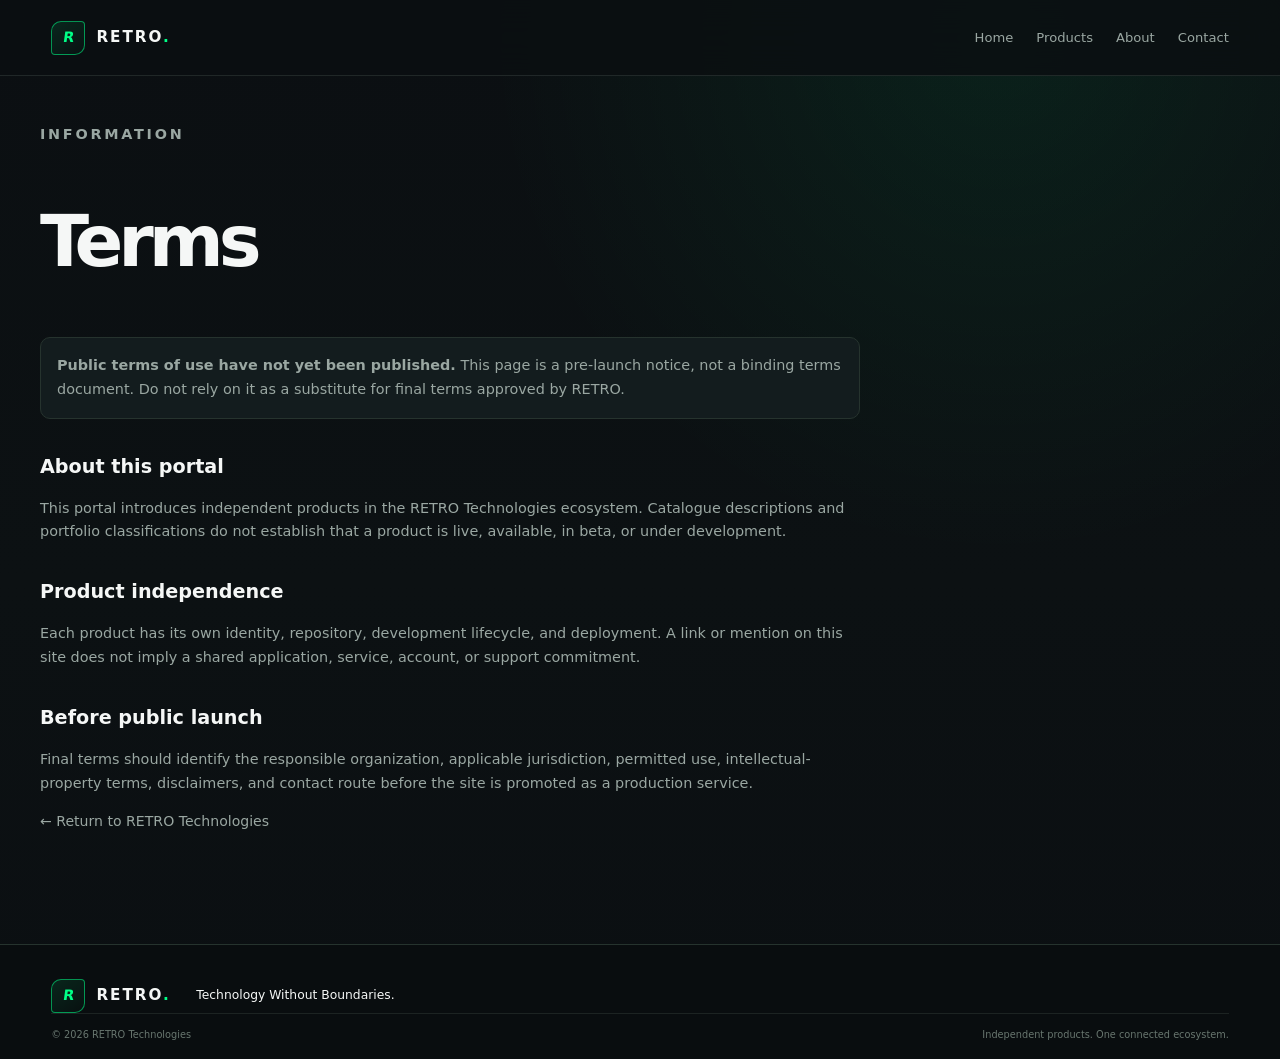
<file: terms.html>
<!doctype html>
<html lang="en">
<head>
  <meta charset="utf-8">
  <meta name="viewport" content="width=device-width, initial-scale=1">
  <meta name="theme-color" content="#0b0f12">
  <meta name="description" content="Terms information for the RETRO Technologies portal.">
  <title>Terms — RETRO Technologies</title>
  <link rel="stylesheet" href="styles.css">
  <script src="script.js" defer></script>
</head>
<body>
  <a class="skip-link" href="#main">Skip to content</a>
  <header class="site-header"><a class="brand" href="index.html" aria-label="RETRO Technologies home"><span class="brand-mark" aria-hidden="true"><span>R</span></span><span>RETRO<span class="brand-accent">.</span></span></a><button class="menu-toggle" type="button" aria-expanded="false" aria-controls="site-nav"><span class="menu-toggle-label">Menu</span><span class="menu-icon" aria-hidden="true"></span></button><nav id="site-nav" class="site-nav" aria-label="Main navigation"><a href="index.html">Home</a><a href="index.html#ecosystem">Products</a><a href="index.html#about">About</a><a href="index.html#contact">Contact</a></nav></header>
  <main id="main" class="section-shell detail-main">
    <article class="info-page">
      <p class="eyebrow">INFORMATION</p><h1>Terms</h1>
      <p class="info-callout"><strong>Public terms of use have not yet been published.</strong> This page is a pre-launch notice, not a binding terms document. Do not rely on it as a substitute for final terms approved by RETRO.</p>
      <h2>About this portal</h2>
      <p>This portal introduces independent products in the RETRO Technologies ecosystem. Catalogue descriptions and portfolio classifications do not establish that a product is live, available, in beta, or under development.</p>
      <h2>Product independence</h2>
      <p>Each product has its own identity, repository, development lifecycle, and deployment. A link or mention on this site does not imply a shared application, service, account, or support commitment.</p>
      <h2>Before public launch</h2>
      <p>Final terms should identify the responsible organization, applicable jurisdiction, permitted use, intellectual-property terms, disclaimers, and contact route before the site is promoted as a production service.</p>
      <p><a class="text-link" href="index.html">← Return to RETRO Technologies</a></p>
    </article>
  </main>
  <footer class="site-footer"><div class="footer-main"><a class="brand" href="index.html"><span class="brand-mark" aria-hidden="true"><span>R</span></span><span>RETRO<span class="brand-accent">.</span></span></a><p>Technology Without Boundaries.</p></div><div class="footer-bottom"><span>© 2026 RETRO Technologies</span><span>Independent products. One connected ecosystem.</span></div></footer>
</body>
</html>
</file>
<file: styles.css>
:root {
  color-scheme: dark;
  --bg: #0b0f12;
  --bg-raised: #10171a;
  --panel: #131c1e;
  --panel-strong: #172321;
  --text: #f5f7f6;
  --muted: #9aa7a2;
  --muted-deep: #68766f;
  --line: #26332e;
  --green: #00ff87;
  --green-soft: #a3ffd0;
  --green-deep: #00c978;
  --max: 1200px;
  font-family: Inter, Geist, ui-sans-serif, system-ui, -apple-system, BlinkMacSystemFont, "Segoe UI", sans-serif;
  font-synthesis: none;
  text-rendering: optimizeLegibility;
}

* { box-sizing: border-box; }
html { scroll-behavior: smooth; scroll-padding-top: 92px; }
body {
  margin: 0;
  color: var(--text);
  background:
    radial-gradient(ellipse at 78% 3%, rgba(0,255,135,.075), transparent 32rem),
    linear-gradient(180deg, #0b0f12 0%, #0c1113 55%, #0b0f12 100%);
  line-height: 1.65;
}
a { color: inherit; text-decoration: none; }
button, input, select { font: inherit; }
button { color: inherit; }
img, svg { max-width: 100%; }
[hidden] { display: none !important; }
::selection { color: #06110b; background: var(--green); }
:focus-visible { outline: 2px solid var(--green); outline-offset: 4px; }
.visually-hidden {
  position: absolute;
  width: 1px;
  height: 1px;
  padding: 0;
  margin: -1px;
  overflow: hidden;
  clip: rect(0, 0, 0, 0);
  white-space: nowrap;
  border: 0;
}
.skip-link {
  position: fixed;
  z-index: 20;
  top: .75rem;
  left: .75rem;
  padding: .75rem 1rem;
  transform: translateY(-150%);
  color: #06110b;
  background: var(--green);
  border-radius: 8px;
  font-weight: 800;
}
.skip-link:focus { transform: translateY(0); }
.section-shell { width: min(var(--max), calc(100% - 3rem)); margin-inline: auto; }
.brand-accent { color: var(--green); }
.gradient-text {
  color: var(--green-soft);
  background: linear-gradient(100deg, #f5fff9 0%, #b4ffd6 45%, var(--green) 100%);
  -webkit-background-clip: text;
  background-clip: text;
  -webkit-text-fill-color: transparent;
}
.eyebrow {
  margin: 0;
  color: var(--green-soft);
  font-size: .69rem;
  font-weight: 800;
  letter-spacing: .19em;
  line-height: 1.5;
}
.status-dot {
  display: inline-block;
  width: 7px;
  height: 7px;
  margin-right: .55rem;
  border-radius: 50%;
  background: var(--green);
  box-shadow: 0 0 13px rgba(0,255,135,.7);
}

/* Header and navigation */
.site-header {
  position: sticky;
  z-index: 10;
  top: 0;
  display: flex;
  height: 76px;
  align-items: center;
  justify-content: space-between;
  padding-inline: max(4vw, calc((100vw - var(--max)) / 2));
  border-bottom: 1px solid rgba(190,220,207,.12);
  background: rgba(11,15,18,.87);
  -webkit-backdrop-filter: blur(18px);
  backdrop-filter: blur(18px);
}
.brand { display: inline-flex; align-items: center; gap: .7rem; font-size: .95rem; font-weight: 850; letter-spacing: .13em; }
.brand-mark {
  display: grid;
  width: 34px;
  height: 34px;
  place-items: center;
  border: 1px solid rgba(0,255,135,.54);
  border-radius: 10px 4px 10px 4px;
  color: var(--green);
  background: linear-gradient(145deg, rgba(0,255,135,.11), rgba(0,255,135,.015));
  font-size: .9rem;
  letter-spacing: -.08em;
}
.brand-mark span { transform: skew(-8deg); }
.site-nav { display: flex; align-items: center; gap: clamp(.9rem, 1.8vw, 1.7rem); color: var(--muted); font-size: .82rem; }
.site-nav a { min-height: 44px; display: inline-flex; align-items: center; transition: color .18s ease; }
.site-nav a:hover, .site-nav a[aria-current="page"] { color: var(--text); }
.site-nav .nav-cta { gap: .5rem; padding: .2rem .95rem; border: 1px solid rgba(0,255,135,.32); border-radius: 7px; color: var(--green-soft); }
.site-nav .nav-cta:hover { border-color: var(--green); color: var(--green); }
.menu-toggle { display: none; }

/* Hero */
.hero {
  position: relative;
  display: grid;
  min-height: 660px;
  grid-template-columns: 1.03fr .97fr;
  align-items: center;
  gap: 1.5rem;
  padding-block: 5.3rem 6.3rem;
}
.hero-copy { position: relative; z-index: 1; }
.hero h1 { margin: 1rem 0 1.5rem; font-size: clamp(3.4rem, 7vw, 6.7rem); font-weight: 850; letter-spacing: -.082em; line-height: .99; }
.hero-description { max-width: 570px; margin: 0; color: var(--muted); font-size: clamp(1rem, 1.5vw, 1.13rem); }
.hero-actions { display: flex; align-items: center; gap: 1.6rem; margin-top: 2.15rem; }
.button { display: inline-flex; min-height: 48px; align-items: center; justify-content: center; gap: .8rem; padding: .75rem 1.15rem; border: 1px solid transparent; border-radius: 8px; font-size: .84rem; font-weight: 800; transition: transform .18s ease, background .18s ease, border-color .18s ease; }
.button:hover { transform: translateY(-2px); }
.button-primary { color: #06110b; background: var(--green); box-shadow: 0 8px 28px rgba(0,255,135,.12); }
.button-primary:hover { background: #72ffb8; }
.button-secondary { border-color: rgba(0,255,135,.38); color: var(--green-soft); background: rgba(0,255,135,.045); }
.button-secondary:hover { border-color: var(--green); background: rgba(0,255,135,.09); }
.button-quiet { flex: 0 0 auto; border-color: var(--line); color: var(--muted); background: transparent; }
.button-quiet:hover { border-color: rgba(0,255,135,.45); color: var(--text); }
.text-link { color: var(--muted); font-size: .88rem; transition: color .18s ease; }
.text-link:hover { color: var(--green); }
.hero-meta { display: flex; align-items: center; gap: .9rem; margin-top: 2.7rem; color: var(--muted-deep); font-size: .62rem; font-weight: 700; letter-spacing: .15em; }
.meta-separator { width: 24px; height: 1px; background: var(--green-deep); }
.hero-art { position: relative; display: grid; width: min(100%, 500px); aspect-ratio: 1; place-items: center; justify-self: end; isolation: isolate; }
.hero-grid {
  position: absolute;
  z-index: -1;
  inset: 4%;
  opacity: .33;
  background-image: linear-gradient(rgba(86,143,113,.13) 1px, transparent 1px), linear-gradient(90deg, rgba(86,143,113,.13) 1px, transparent 1px);
  background-size: 34px 34px;
  mask-image: radial-gradient(ellipse, #000 8%, transparent 72%);
}
.hero-art::before { position: absolute; inset: 17%; border-radius: 50%; background: radial-gradient(circle, rgba(0,255,135,.17), rgba(0,201,120,.035) 45%, transparent 72%); content: ""; filter: blur(8px); }
.hero-orbit { position: absolute; border: 1px solid rgba(0,255,135,.24); border-radius: 50%; }
.hero-orbit-one { width: 96%; height: 42%; transform: rotate(-31deg); animation: orbit-drift 24s linear infinite; }
.hero-orbit-two { width: 64%; height: 98%; transform: rotate(33deg); border-color: rgba(0,255,135,.14); animation: orbit-drift 32s linear infinite reverse; }
.hero-orbit-three { width: 72%; height: 72%; border-style: dashed; border-color: rgba(0,255,135,.16); }
.hero-sphere {
  display: grid;
  width: clamp(125px, 18vw, 178px);
  aspect-ratio: 1;
  place-items: center;
  transform: rotate(-8deg);
  border: 1px solid rgba(0,255,135,.6);
  border-radius: 36% 64% 58% 42% / 48% 41% 59% 52%;
  background: radial-gradient(circle at 31% 26%, rgba(35,72,56,.95), rgba(15,29,23,.93) 60%, rgba(8,16,12,.96));
  box-shadow: 0 0 80px rgba(0,255,135,.14), inset 0 0 34px rgba(0,255,135,.12);
  animation: sphere-breathe 7s ease-in-out infinite alternate;
}
.hero-sphere span { color: var(--green); font-size: clamp(4.3rem, 8vw, 6.5rem); font-weight: 900; letter-spacing: -.12em; text-shadow: 0 0 25px rgba(0,255,135,.43); }
.orbit-label { position: absolute; padding: .4rem .62rem; border: 1px solid rgba(190,220,207,.18); border-radius: 6px; color: var(--green-soft); background: rgba(13,22,18,.88); font-size: .57rem; font-weight: 700; letter-spacing: .14em; }
.label-ai { top: 13%; right: 5%; }
.label-build { bottom: 19%; left: 0; }
.label-play { right: 7%; bottom: 8%; }
.hero-coordinate { position: absolute; right: 0; bottom: 0; color: var(--muted-deep); font-size: .55rem; letter-spacing: .16em; }
.hero-foot { position: absolute; right: 0; bottom: 1.6rem; left: 0; display: flex; justify-content: space-between; padding-top: 1rem; border-top: 1px solid var(--line); color: var(--muted-deep); font-size: .61rem; letter-spacing: .16em; }
@keyframes orbit-drift { to { rotate: 360deg; } }
@keyframes sphere-breathe { to { border-radius: 48% 52% 43% 57% / 41% 57% 43% 59%; box-shadow: 0 0 95px rgba(0,255,135,.2), inset 0 0 40px rgba(0,255,135,.16); } }

/* Shared section headings */
.section-heading { display: flex; align-items: end; justify-content: space-between; gap: 2rem; margin-bottom: 2.45rem; }
.section-heading h2, .about-grid h2, .contact-panel h2 { margin: .55rem 0 0; font-size: clamp(2.1rem, 4.2vw, 3.5rem); font-weight: 780; letter-spacing: -.065em; line-height: 1.08; }
.section-intro { max-width: 410px; margin: 0; color: var(--muted); font-size: .93rem; }
.divisions-section { padding-block: 5.8rem 6rem; }
.division-grid { display: grid; grid-template-columns: repeat(3, minmax(0, 1fr)); gap: .85rem; }
.division-card {
  position: relative;
  display: flex;
  min-height: 198px;
  flex-direction: column;
  align-items: flex-start;
  padding: 1.25rem 1.35rem;
  border: 1px solid var(--line);
  border-radius: 12px;
  text-align: left;
  background: linear-gradient(145deg, rgba(19,29,29,.91), rgba(14,19,20,.91));
  cursor: pointer;
  transition: transform .2s ease, border-color .2s ease, background .2s ease;
}
.division-card:hover { transform: translateY(-3px); border-color: rgba(0,255,135,.44); background: linear-gradient(145deg, rgba(20,42,32,.92), rgba(14,20,20,.94)); }
.division-icon { display: grid; width: 38px; height: 38px; margin-bottom: 1rem; place-items: center; border: 1px solid rgba(0,255,135,.24); border-radius: 10px; color: var(--green); background: rgba(0,255,135,.065); font-size: 1.12rem; }
.division-index { margin-bottom: .35rem; color: var(--muted-deep); font-size: .57rem; font-weight: 750; letter-spacing: .15em; }
.division-card strong { font-size: 1rem; letter-spacing: -.02em; }
.division-card > span:nth-last-child(2) { max-width: 90%; margin-top: .32rem; color: var(--muted); font-size: .8rem; }
.division-arrow { position: absolute; top: 1.2rem; right: 1.3rem; color: var(--muted-deep); }

/* Product catalogue */
.catalogue-section { padding-block: 5.7rem 6rem; border-block: 1px solid rgba(190,220,207,.1); background: linear-gradient(110deg, rgba(0,255,135,.025), transparent 60%), rgba(14,20,21,.52); }
.catalogue-heading { margin-bottom: 1.65rem; }
.catalogue-tools { display: flex; flex-wrap: wrap; align-items: center; gap: .65rem; padding: .75rem; border: 1px solid var(--line); border-radius: 12px; background: rgba(7,12,13,.48); }
.search-field { display: flex; min-width: 220px; flex: 1 1 240px; align-items: center; gap: .55rem; padding-inline: .8rem; border: 1px solid transparent; border-radius: 7px; color: var(--muted); }
.search-field:focus-within, .select-field:focus-within { border-color: rgba(0,255,135,.56); outline: 2px solid rgba(0,255,135,.22); outline-offset: 1px; }
.search-icon { font-size: 1.35rem; line-height: 1; }
.search-field input { width: 100%; min-height: 42px; border: 0; outline: 0; color: var(--text); background: transparent; font-size: .84rem; }
.search-field input::placeholder { color: var(--muted-deep); }
.select-field { position: relative; display: flex; min-height: 44px; align-items: center; border: 1px solid var(--line); border-radius: 7px; background: var(--bg-raised); }
.select-field select { min-height: 42px; max-width: 100%; padding: 0 2rem 0 .75rem; border: 0; outline: 0; color: var(--text); background: transparent; font-size: .75rem; cursor: pointer; }
.select-field option { color: var(--text); background: var(--bg-raised); }
.catalogue-count { margin: 1rem 0 .25rem; color: var(--muted); font-size: .75rem; }
.catalogue-group { margin-top: 1.9rem; }
.group-heading { display: flex; align-items: center; justify-content: space-between; gap: 1rem; margin-bottom: .8rem; padding-bottom: .7rem; border-bottom: 1px solid var(--line); }
.group-heading h3 { margin: 0; font-size: 1.06rem; letter-spacing: -.025em; }
.group-heading > span { color: var(--muted-deep); font-size: .58rem; letter-spacing: .13em; }
.project-grid { display: grid; grid-template-columns: repeat(3, minmax(0,1fr)); gap: .85rem; }
.project-card { display: flex; min-height: 265px; flex-direction: column; padding: 1.25rem; border: 1px solid var(--line); border-radius: 12px; background: linear-gradient(145deg, rgba(21,30,30,.95), rgba(14,19,20,.9)); transition: transform .2s ease, border-color .2s ease, box-shadow .2s ease; }
.project-card:hover { transform: translateY(-3px); border-color: rgba(0,255,135,.43); box-shadow: 0 16px 34px rgba(0,0,0,.18); }
.card-top { display: flex; align-items: center; justify-content: space-between; gap: .6rem; margin-bottom: 1.15rem; }
.project-symbol { display: grid; width: 40px; height: 40px; flex: 0 0 auto; place-items: center; border: 1px solid rgba(0,255,135,.22); border-radius: 10px; color: var(--green); background: rgba(0,255,135,.065); font-size: 1.06rem; font-weight: 850; }
.project-category { color: var(--muted); font-size: .61rem; font-weight: 700; letter-spacing: .1em; text-transform: uppercase; }
.project-card h4 { margin: 0 0 .4rem; font-size: 1.16rem; letter-spacing: -.035em; }
.project-card > p { margin: 0 0 1rem; color: var(--muted); font-size: .84rem; }
.card-meta { display: flex; flex-wrap: wrap; gap: .4rem; margin: auto 0 .9rem; padding-top: .2rem; }
.identity-status, .development-status { display: inline-flex; min-height: 24px; align-items: center; padding: .15rem .5rem; border: 1px solid rgba(190,220,207,.13); border-radius: 999px; color: var(--green-soft); font-size: .58rem; }
.development-status { color: var(--muted); }
.card-link { display: inline-flex; align-items: center; gap: .55rem; color: var(--green-soft); font-size: .79rem; font-weight: 800; }
.empty-state, .notice { margin-top: 1.25rem; padding: 1rem 1.1rem; border: 1px solid var(--line); border-radius: 9px; color: var(--muted); background: rgba(17,25,27,.7); font-size: .86rem; }

/* Featured products */
.featured-section { padding-block: 5.8rem 5.6rem; }
.featured-grid { display: grid; grid-template-columns: repeat(3, minmax(0,1fr)); gap: .9rem; }
.featured-card { overflow: hidden; border: 1px solid var(--line); border-radius: 14px; background: linear-gradient(150deg, #141e1e, #0e1415); transition: transform .2s ease, border-color .2s ease; }
.featured-card:hover { transform: translateY(-4px); border-color: rgba(0,255,135,.42); }
.featured-art { position: relative; display: grid; min-height: 208px; overflow: hidden; place-items: center; border-bottom: 1px solid var(--line); background-color: #0d1515; }
.featured-art::before { position: absolute; inset: 0; background-image: linear-gradient(rgba(89,144,112,.08) 1px, transparent 1px), linear-gradient(90deg, rgba(89,144,112,.08) 1px, transparent 1px); background-size: 26px 26px; content: ""; mask-image: radial-gradient(ellipse, #000 5%, transparent 76%); }
.art-nexus { background-image: radial-gradient(circle at 50% 48%, rgba(0,255,135,.17), transparent 53%); }
.art-orbit { position: absolute; width: 72%; height: 42%; transform: rotate(-27deg); border: 1px solid rgba(0,255,135,.36); border-radius: 50%; box-shadow: 0 0 25px rgba(0,255,135,.08); }
.art-core { display: grid; width: 82px; aspect-ratio: 1; place-items: center; transform: rotate(-8deg); border: 1px solid rgba(0,255,135,.52); border-radius: 26px; color: var(--green); background: rgba(11,22,17,.94); box-shadow: 0 0 44px rgba(0,255,135,.16); font-size: 3.2rem; font-weight: 900; }
.art-coordinate { position: absolute; right: 1rem; bottom: .8rem; color: var(--muted-deep); font-size: .54rem; letter-spacing: .14em; }
.art-arcane { background: radial-gradient(ellipse at 50% 70%, rgba(102,67,164,.23), transparent 56%), #111319; }
.art-glyph { position: relative; display: grid; width: 112px; height: 112px; place-items: center; transform: rotate(45deg); border: 1px solid rgba(172,144,255,.44); color: #c3b3ff; background: linear-gradient(145deg, rgba(74,54,124,.25), rgba(11,13,19,.84)); box-shadow: 0 0 45px rgba(126,98,213,.15); font-size: 3.9rem; font-weight: 800; }
.art-glyph::after { position: absolute; inset: 12px; border: 1px dashed rgba(172,144,255,.33); content: ""; }
.art-glyph { line-height: 1; }
.art-glyph::first-letter { transform: rotate(-45deg); }
.art-engineering { background: radial-gradient(ellipse at 50% 48%, rgba(0,190,205,.13), transparent 53%), #0e1518; }
.art-grid-lines { position: absolute; width: 120px; height: 120px; border: 1px solid rgba(92,221,222,.32); background: linear-gradient(90deg, transparent 48%, rgba(92,221,222,.23) 49%, rgba(92,221,222,.23) 51%, transparent 52%), linear-gradient(transparent 48%, rgba(92,221,222,.23) 49%, rgba(92,221,222,.23) 51%, transparent 52%); background-size: 32px 32px; transform: rotate(45deg); box-shadow: 0 0 37px rgba(0,200,210,.13); }
.art-engineering .art-glyph { z-index: 1; border: 0; color: #74eddf; background: none; box-shadow: none; font-size: 3.4rem; }
.featured-copy { padding: 1.15rem 1.25rem 1.35rem; }
.featured-copy h3 { margin: .45rem 0 .28rem; font-size: 1.2rem; letter-spacing: -.035em; }
.featured-copy p { min-height: 2.7em; margin: 0 0 1rem; color: var(--muted); font-size: .82rem; }
.fine-print { margin: 1rem 0 0; color: var(--muted-deep); font-size: .7rem; }

/* About, technology, timeline and contact */
.about-section { padding-block: 6rem; border-block: 1px solid rgba(190,220,207,.1); background: linear-gradient(105deg, rgba(0,255,135,.06), transparent 66%), #0e1516; }
.about-grid { display: grid; grid-template-columns: 1fr 1fr; align-items: center; gap: 4.5rem; }
.about-grid h2 { max-width: 610px; }
.about-copy { color: var(--muted); font-size: .95rem; }
.about-copy p { margin: 0 0 1rem; }
.about-statement { display: flex; align-items: center; gap: .85rem; margin-top: 1.6rem; padding: .95rem 1rem; border: 1px solid rgba(0,255,135,.17); border-radius: 9px; color: var(--muted); background: rgba(0,255,135,.035); font-size: .79rem; }
.about-statement strong { color: var(--text); }
.statement-mark { display: grid; width: 38px; height: 38px; flex: 0 0 auto; place-items: center; border: 1px solid rgba(0,255,135,.35); border-radius: 9px; color: var(--green); font-weight: 900; }
.technology-section { padding-block: 5.8rem; }
.technology-list { display: grid; grid-template-columns: repeat(4, minmax(0,1fr)); gap: .7rem; }
.technology-list span { display: flex; min-height: 58px; align-items: center; padding: .8rem .9rem; border: 1px solid var(--line); border-radius: 9px; color: var(--text); background: rgba(18,27,28,.65); font-size: .82rem; }
.technology-list span::before { width: 6px; height: 6px; flex: 0 0 auto; margin-right: .65rem; border-radius: 50%; background: var(--green-deep); content: ""; }
.technology-note { display: flex; align-items: flex-start; gap: .65rem; margin: 1rem 0 0; color: var(--muted); font-size: .76rem; }
.note-mark { display: grid; width: 18px; height: 18px; flex: 0 0 auto; place-items: center; border: 1px solid rgba(0,255,135,.38); border-radius: 50%; color: var(--green-soft); font-size: .66rem; font-weight: 800; }
.updates-section { padding-block: 5.5rem 6rem; border-block: 1px solid rgba(190,220,207,.1); background: rgba(13,19,20,.63); }
.timeline-entry { display: grid; grid-template-columns: 190px 1fr; gap: 2rem; padding: 1.4rem 0; border-top: 1px solid var(--line); border-bottom: 1px solid var(--line); }
.timeline-date { display: flex; flex-direction: column; gap: .35rem; color: var(--green-soft); font-size: .68rem; font-weight: 750; letter-spacing: .12em; }
.timeline-date span { color: var(--muted-deep); font-size: .57rem; }
.timeline-content h3 { margin: 0 0 .45rem; font-size: 1.15rem; }
.timeline-content p { max-width: 720px; margin: 0 0 .8rem; color: var(--muted); font-size: .85rem; }
.timeline-content a { color: var(--green-soft); font-size: .77rem; font-weight: 750; }
.timeline-content a:hover { color: var(--green); }
.contact-section { padding-block: 5rem; }
.contact-panel { display: flex; align-items: center; justify-content: space-between; gap: 2rem; padding: clamp(1.5rem, 4vw, 3rem); border: 1px solid rgba(0,255,135,.21); border-radius: 16px; background: radial-gradient(ellipse at 90% 0%, rgba(0,255,135,.09), transparent 55%), linear-gradient(135deg, rgba(19,31,28,.9), rgba(12,18,19,.95)); }
.contact-copy { max-width: 430px; }
.contact-copy p { color: var(--muted); font-size: .86rem; }

/* Footer */
.site-footer { padding: 2.1rem max(4vw, calc((100vw - var(--max)) / 2)) 1rem; border-top: 1px solid var(--line); background: #090d0f; }
.footer-main { display: flex; align-items: center; gap: 1.6rem; }
.footer-main p { margin: 0; color: var(--text); font-size: .77rem; line-height: 1.55; }
.footer-main p span { color: var(--muted); }
.footer-links { display: flex; justify-content: flex-end; gap: clamp(2rem, 7vw, 6rem); margin-top: -2.2rem; padding-bottom: 1.65rem; }
.footer-links > div { display: flex; min-width: 92px; flex-direction: column; gap: .35rem; }
.footer-links strong { margin-bottom: .22rem; color: var(--text); font-size: .7rem; }
.footer-links a { width: fit-content; min-height: 30px; color: var(--muted); font-size: .69rem; }
.footer-links a:hover { color: var(--green); }
.footer-bottom { display: flex; justify-content: space-between; gap: 1rem; padding-top: .85rem; border-top: 1px solid rgba(190,220,207,.1); color: var(--muted-deep); font-size: .61rem; }

/* Product and information pages */
.detail-main { min-height: 70vh; padding-block: 3rem 6rem; }
.breadcrumb { display: flex; flex-wrap: wrap; gap: .5rem; margin-bottom: 1.5rem; color: var(--muted); font-size: .75rem; }
.breadcrumb a { color: var(--green-soft); }
.product-hero { position: relative; overflow: hidden; padding: clamp(1.5rem, 5vw, 3.8rem); border: 1px solid var(--line); border-radius: 18px; background: radial-gradient(ellipse at 92% 2%, rgba(0,255,135,.1), transparent 43%), linear-gradient(145deg, #14201c, #0e1516); }
.product-hero::after { position: absolute; top: -6rem; right: -6rem; width: 18rem; height: 18rem; border: 1px solid rgba(0,255,135,.16); border-radius: 50%; box-shadow: 0 0 0 35px rgba(0,255,135,.025), 0 0 0 75px rgba(0,255,135,.02); content: ""; pointer-events: none; }
.product-mark { display: grid; width: 62px; height: 62px; margin-bottom: 1.1rem; place-items: center; border: 1px solid rgba(0,255,135,.35); border-radius: 17px; color: var(--green); background: rgba(0,255,135,.065); font-size: 1.65rem; font-weight: 900; }
.product-hero h1 { position: relative; z-index: 1; margin: .65rem 0 1rem; font-size: clamp(2.75rem, 7vw, 5.2rem); letter-spacing: -.075em; line-height: 1; }
.product-intro { position: relative; z-index: 1; max-width: 750px; margin: 0; color: var(--muted); font-size: 1.05rem; }
.product-tags { display: flex; flex-wrap: wrap; gap: .55rem; margin-top: 1.5rem; }
.product-tag { padding: .32rem .68rem; border: 1px solid rgba(190,220,207,.15); border-radius: 999px; color: var(--green-soft); font-size: .68rem; }
.detail-grid { display: grid; grid-template-columns: 1.25fr .75fr; gap: 1rem; margin-top: 1rem; }
.detail-panel { padding: 1.4rem; border: 1px solid var(--line); border-radius: 12px; background: rgba(17,25,27,.76); }
.detail-panel h2 { margin: 0 0 .8rem; font-size: 1.05rem; letter-spacing: -.025em; }
.detail-panel p, .detail-panel li { color: var(--muted); font-size: .82rem; }
.detail-panel p:last-child { margin-bottom: 0; }
.detail-panel ul { margin: .5rem 0 0; padding-left: 1.2rem; }
.detail-panel li + li { margin-top: .3rem; }
.evidence-note { padding: .85rem 1rem; border-left: 2px solid var(--green-deep); color: var(--muted); background: rgba(0,255,135,.035); font-size: .77rem; }
.info-page { max-width: 820px; }
.info-page h1 { font-size: clamp(2.6rem, 6vw, 4.5rem); letter-spacing: -.07em; line-height: 1; }
.info-page h2 { margin: 2rem 0 .5rem; font-size: 1.2rem; }
.info-page p, .info-page li { color: var(--muted); font-size: .9rem; }
.info-page .info-callout { padding: 1rem; border: 1px solid var(--line); border-radius: 10px; color: var(--muted); background: var(--panel); }

@media (max-width: 1000px) {
  .site-nav { gap: .72rem; font-size: .76rem; }
  .site-nav .nav-cta { padding-inline: .68rem; }
  .hero { min-height: 590px; }
  .division-grid { grid-template-columns: repeat(3, minmax(0,1fr)); }
  .project-grid { grid-template-columns: repeat(2, minmax(0,1fr)); }
  .technology-list { grid-template-columns: repeat(2, minmax(0,1fr)); }
}
@media (max-width: 760px) {
  .section-shell { width: min(var(--max), calc(100% - 2.25rem)); }
  .site-header { height: 68px; padding-inline: 1.1rem; }
  .menu-toggle { display: none; min-width: 48px; min-height: 44px; align-items: center; justify-content: center; gap: .55rem; padding: .45rem .65rem; border: 1px solid var(--line); border-radius: 8px; color: var(--text); background: rgba(16,23,26,.9); font-size: .76rem; }
  .menu-icon, .menu-icon::before, .menu-icon::after { display: block; width: 15px; height: 1px; background: var(--green-soft); transition: transform .18s ease; }
  .menu-icon { position: relative; }
  .menu-icon::before, .menu-icon::after { position: absolute; left: 0; content: ""; }
  .menu-icon::before { top: -5px; }
  .menu-icon::after { top: 5px; }
  .menu-toggle[aria-expanded="true"] .menu-icon { background: transparent; }
  .menu-toggle[aria-expanded="true"] .menu-icon::before { top: 0; transform: rotate(45deg); }
  .menu-toggle[aria-expanded="true"] .menu-icon::after { top: 0; transform: rotate(-45deg); }
  .js .menu-toggle { display: inline-flex; }
  .site-nav { position: absolute; top: 67px; right: 0; left: 0; display: flex; align-items: stretch; flex-direction: column; gap: .15rem; padding: .7rem 1.1rem 1rem; border-bottom: 1px solid var(--line); background: rgba(11,15,18,.98); box-shadow: 0 18px 24px rgba(0,0,0,.24); }
  .js .site-nav { display: none; }
  .js .site-nav.is-open { display: flex; }
  .site-nav a { min-height: 44px; padding-inline: .5rem; }
  .site-nav .nav-cta { justify-content: center; margin-top: .4rem; }
  .hero { min-height: auto; grid-template-columns: 1fr; gap: .4rem; padding-block: 4.3rem 5.8rem; }
  .hero h1 { font-size: clamp(3rem, 11vw, 5.1rem); }
  .hero-art { width: min(92%, 430px); justify-self: center; margin-top: 1.6rem; }
  .hero-foot { bottom: 1rem; font-size: .52rem; letter-spacing: .08em; }
  .hero-coordinate { font-size: .48rem; }
  .section-heading { display: block; }
  .section-intro { margin-top: 1rem; }
  .division-grid { grid-template-columns: repeat(2, minmax(0,1fr)); }
  .division-card { min-height: 182px; padding: 1rem; }
  .division-card > span:nth-last-child(2) { font-size: .74rem; }
  .catalogue-tools { align-items: stretch; }
  .search-field { flex-basis: 100%; border: 1px solid var(--line); background: var(--bg-raised); }
  .select-field { flex: 1 1 42%; }
  .select-field select { width: 100%; }
  .button-quiet { flex: 1 1 100%; }
  .featured-grid { grid-template-columns: 1fr; }
  .featured-card { display: grid; grid-template-columns: .9fr 1.1fr; min-height: 180px; }
  .featured-art { min-height: 100%; border-right: 1px solid var(--line); border-bottom: 0; }
  .featured-copy { align-self: center; padding: 1rem; }
  .featured-copy p { min-height: 0; }
  .about-grid { grid-template-columns: 1fr; gap: 1.4rem; }
  .timeline-entry { grid-template-columns: 1fr; gap: .75rem; }
  .timeline-date { flex-direction: row; align-items: center; gap: .8rem; }
  .contact-panel { align-items: flex-start; flex-direction: column; }
  .footer-links { justify-content: flex-start; gap: clamp(2rem, 9vw, 5rem); margin-top: 1.8rem; }
  .footer-bottom { flex-direction: column; gap: .25rem; }
  .detail-grid { grid-template-columns: 1fr; }
}
@media (max-width: 520px) {
  .section-shell { width: calc(100% - 2rem); }
  .hero { padding-top: 3.7rem; }
  .hero h1 { font-size: clamp(2.8rem, 12.5vw, 4rem); }
  .hero-actions { align-items: flex-start; flex-direction: column; gap: 1rem; }
  .hero-meta { flex-wrap: wrap; gap: .55rem; font-size: .53rem; }
  .hero-foot { gap: .5rem; font-size: .45rem; letter-spacing: .04em; }
  .orbit-label { padding: .32rem .42rem; font-size: .46rem; }
  .divisions-section, .featured-section, .technology-section { padding-block: 4.2rem; }
  .division-grid { gap: .55rem; }
  .division-card { min-height: 168px; padding: .8rem; }
  .division-index { font-size: .49rem; }
  .division-card strong { font-size: .88rem; }
  .division-card > span:nth-last-child(2) { font-size: .68rem; }
  .division-icon { width: 34px; height: 34px; margin-bottom: .75rem; }
  .catalogue-section { padding-block: 4.2rem; }
  .project-grid { grid-template-columns: 1fr; }
  .project-card { min-height: 235px; }
  .featured-card { grid-template-columns: 1fr; }
  .featured-art { min-height: 155px; border-right: 0; border-bottom: 1px solid var(--line); }
  .technology-list { grid-template-columns: 1fr 1fr; gap: .5rem; }
  .technology-list span { min-height: 54px; padding: .7rem; font-size: .72rem; }
  .about-section, .updates-section { padding-block: 4.2rem; }
  .contact-section { padding-block: 3.7rem; }
  .site-footer { padding: 1.8rem 1rem .9rem; }
  .footer-main { align-items: flex-start; flex-direction: column; gap: .8rem; }
  .footer-links { justify-content: space-between; gap: .8rem; }
  .footer-links > div { min-width: 0; }
  .detail-main { padding-block: 2rem 4rem; }
  .product-hero { padding: 1.4rem; }
  .product-hero h1 { font-size: clamp(2.6rem, 12vw, 4rem); }
}
@media (prefers-reduced-motion: reduce) {
  *, *::before, *::after { scroll-behavior: auto !important; animation-duration: .01ms !important; animation-iteration-count: 1 !important; transition-duration: .01ms !important; }
}

.about-pillars { display: grid; grid-template-columns: repeat(4, minmax(0,1fr)); gap: .8rem; margin-top: 3rem; }
.about-pillars article { padding: 1rem; border: 1px solid rgba(190,220,207,.12); border-radius: 10px; background: rgba(9,15,16,.45); }
.about-pillars article > span { color: var(--green-soft); font-size: .57rem; font-weight: 750; letter-spacing: .12em; }
.about-pillars h3 { margin: .65rem 0 .35rem; font-size: .91rem; letter-spacing: -.025em; }
.about-pillars p { margin: 0; color: var(--muted); font-size: .74rem; }
@media (max-width: 760px) { .about-pillars { grid-template-columns: repeat(2, minmax(0,1fr)); margin-top: 2rem; } }
@media (max-width: 420px) { .about-pillars { grid-template-columns: 1fr; } }


/* Dashboard V22-inspired homepage treatment: glass surfaces, restrained motion, verified portfolio metrics. */
.hero-copy {
  padding: clamp(1.35rem, 3vw, 2.35rem);
  border: 1px solid rgba(190, 220, 207, .17);
  border-radius: 22px;
  background: linear-gradient(145deg, rgba(22, 34, 32, .78), rgba(11, 17, 18, .68));
  -webkit-backdrop-filter: blur(22px);
  backdrop-filter: blur(22px);
  box-shadow: 0 24px 70px rgba(0, 0, 0, .24), inset 0 1px 0 rgba(255, 255, 255, .045);
}
.hero-copy::after {
  display: block;
  width: 100%;
  height: 1px;
  margin-top: 1.8rem;
  background: linear-gradient(90deg, rgba(0, 255, 135, .32), transparent 75%);
  content: "";
}
.about-copy {
  padding: clamp(1.2rem, 2.5vw, 1.8rem);
  border: 1px solid rgba(190, 220, 207, .14);
  border-radius: 18px;
  background: linear-gradient(145deg, rgba(23, 35, 33, .68), rgba(12, 19, 20, .58));
  -webkit-backdrop-filter: blur(18px);
  backdrop-filter: blur(18px);
}
.portfolio-metrics {
  display: grid;
  grid-template-columns: repeat(3, minmax(0, 1fr));
  gap: .85rem;
  margin-top: 2rem;
}
.metric-card {
  display: flex;
  min-height: 142px;
  flex-direction: column;
  justify-content: center;
  padding: 1.1rem 1.25rem;
  border: 1px solid rgba(190, 220, 207, .15);
  border-radius: 16px;
  background: linear-gradient(145deg, rgba(24, 38, 35, .78), rgba(12, 19, 20, .68));
  -webkit-backdrop-filter: blur(18px);
  backdrop-filter: blur(18px);
  box-shadow: inset 0 1px 0 rgba(255, 255, 255, .035);
  transition: transform .2s ease, border-color .2s ease, box-shadow .2s ease;
}
.metric-card:hover {
  transform: translateY(-4px);
  border-color: rgba(0, 255, 135, .42);
  box-shadow: 0 16px 36px rgba(0, 0, 0, .2), 0 0 26px rgba(0, 255, 135, .045);
}
.metric-label {
  color: var(--muted-deep);
  font-size: .57rem;
  font-weight: 800;
  letter-spacing: .16em;
}
.metric-card strong {
  margin: .18rem 0 .05rem;
  color: var(--text);
  font-size: clamp(2rem, 4vw, 2.7rem);
  font-weight: 850;
  letter-spacing: -.075em;
  line-height: 1.1;
}
.metric-card > span:last-child {
  color: var(--green-soft);
  font-size: .76rem;
}
.division-card, .project-card, .featured-card, .about-pillars article, .technology-list span {
  -webkit-backdrop-filter: blur(14px);
  backdrop-filter: blur(14px);
  box-shadow: inset 0 1px 0 rgba(255, 255, 255, .025);
}
.division-card, .project-card, .featured-card {
  border-radius: 16px;
}
.project-card {
  background: linear-gradient(145deg, rgba(24, 36, 34, .86), rgba(13, 19, 20, .78));
}
.featured-card {
  background: linear-gradient(145deg, rgba(23, 35, 34, .88), rgba(12, 18, 19, .82));
}
.technology-list span {
  min-height: 68px;
  border-radius: 13px;
  background: linear-gradient(145deg, rgba(25, 39, 36, .76), rgba(13, 20, 21, .7));
  transition: transform .18s ease, border-color .18s ease, background .18s ease;
}
.technology-list span:hover {
  transform: translateY(-2px);
  border-color: rgba(0, 255, 135, .35);
  background: linear-gradient(145deg, rgba(27, 48, 39, .82), rgba(13, 20, 21, .76));
}
.about-pillars article {
  border-radius: 14px;
  background: linear-gradient(145deg, rgba(22, 33, 31, .7), rgba(11, 17, 18, .62));
}
.contact-panel {
  -webkit-backdrop-filter: blur(18px);
  backdrop-filter: blur(18px);
  box-shadow: 0 22px 65px rgba(0, 0, 0, .2), inset 0 1px 0 rgba(255, 255, 255, .04);
}
@media (max-width: 760px) {
  .hero-copy { padding: 1.3rem; border-radius: 18px; }
  .portfolio-metrics { gap: .55rem; margin-top: 1.4rem; }
  .metric-card { min-height: 116px; padding: .8rem; border-radius: 13px; }
  .metric-label { font-size: .49rem; letter-spacing: .1em; }
  .metric-card strong { font-size: 2rem; }
  .metric-card > span:last-child { font-size: .68rem; }
}
@media (max-width: 420px) {
  .portfolio-metrics { grid-template-columns: 1fr; }
  .metric-card { min-height: 94px; }
}
</file>
